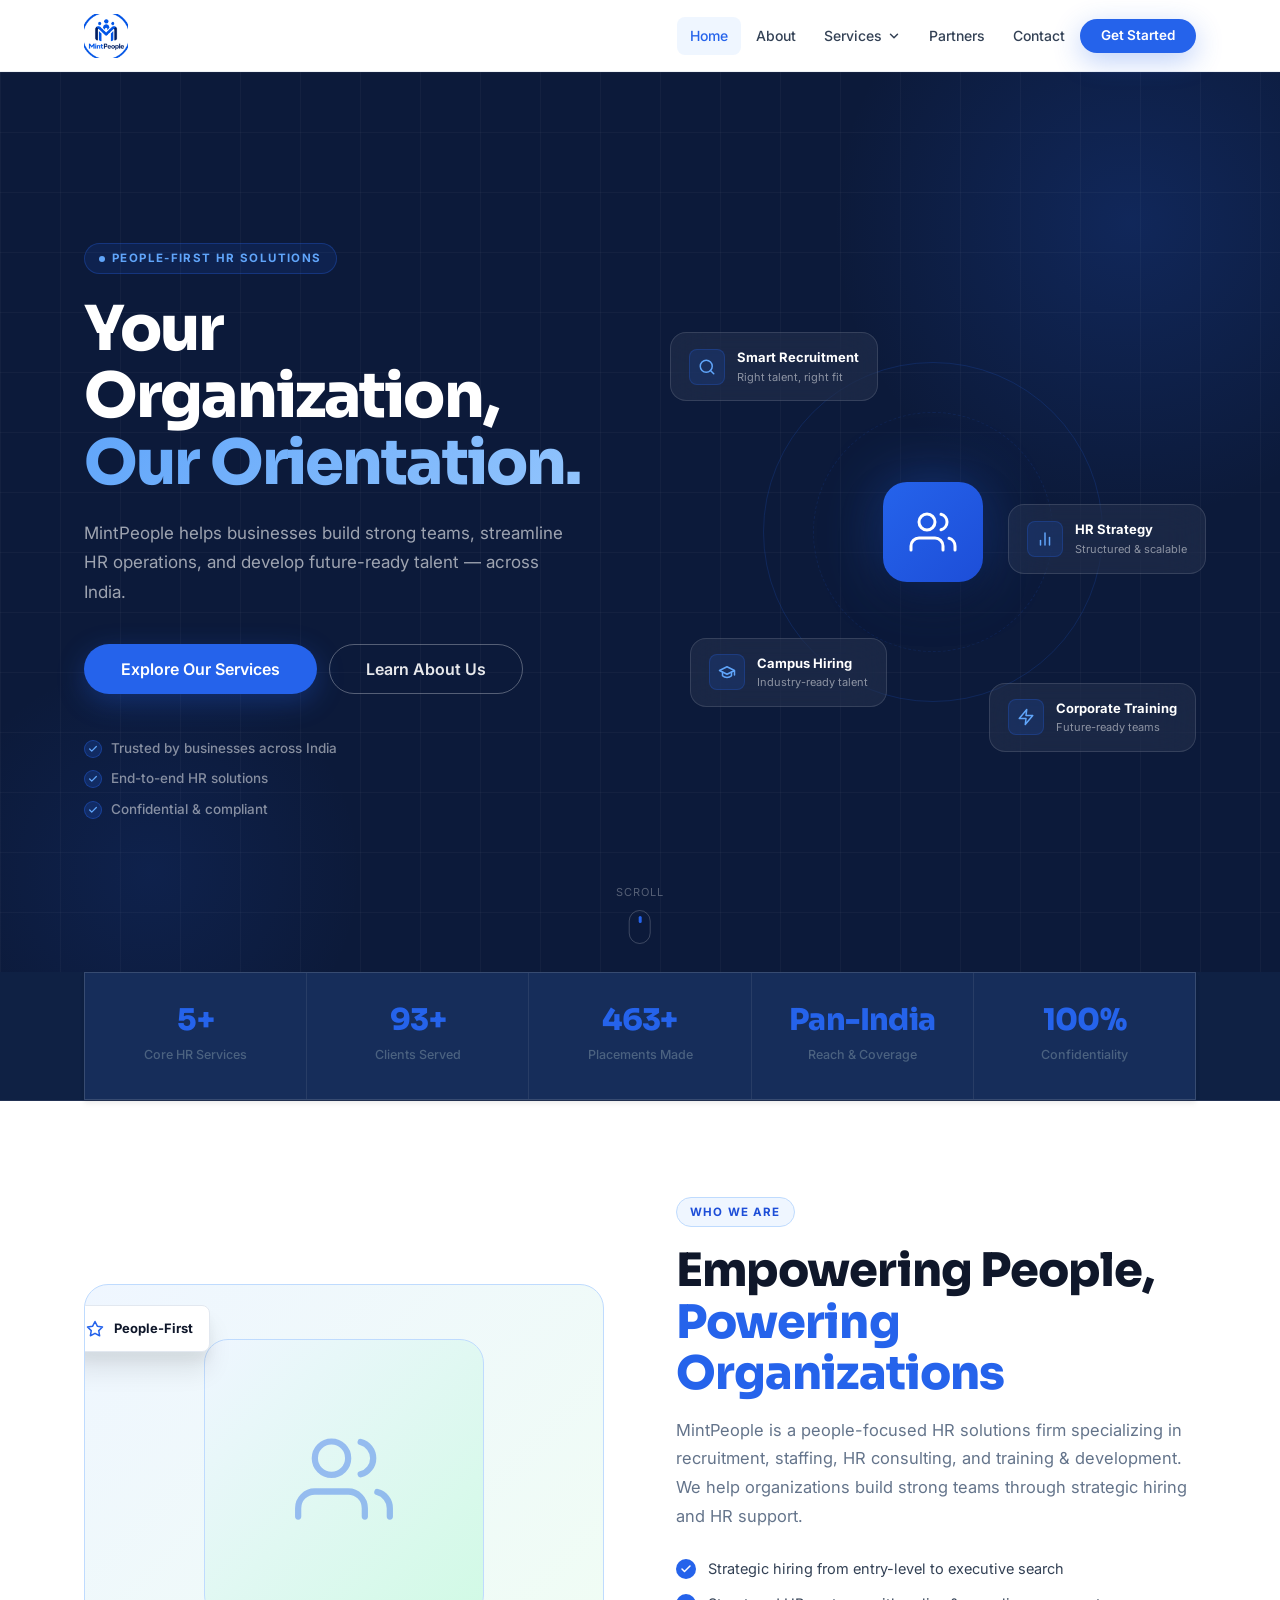
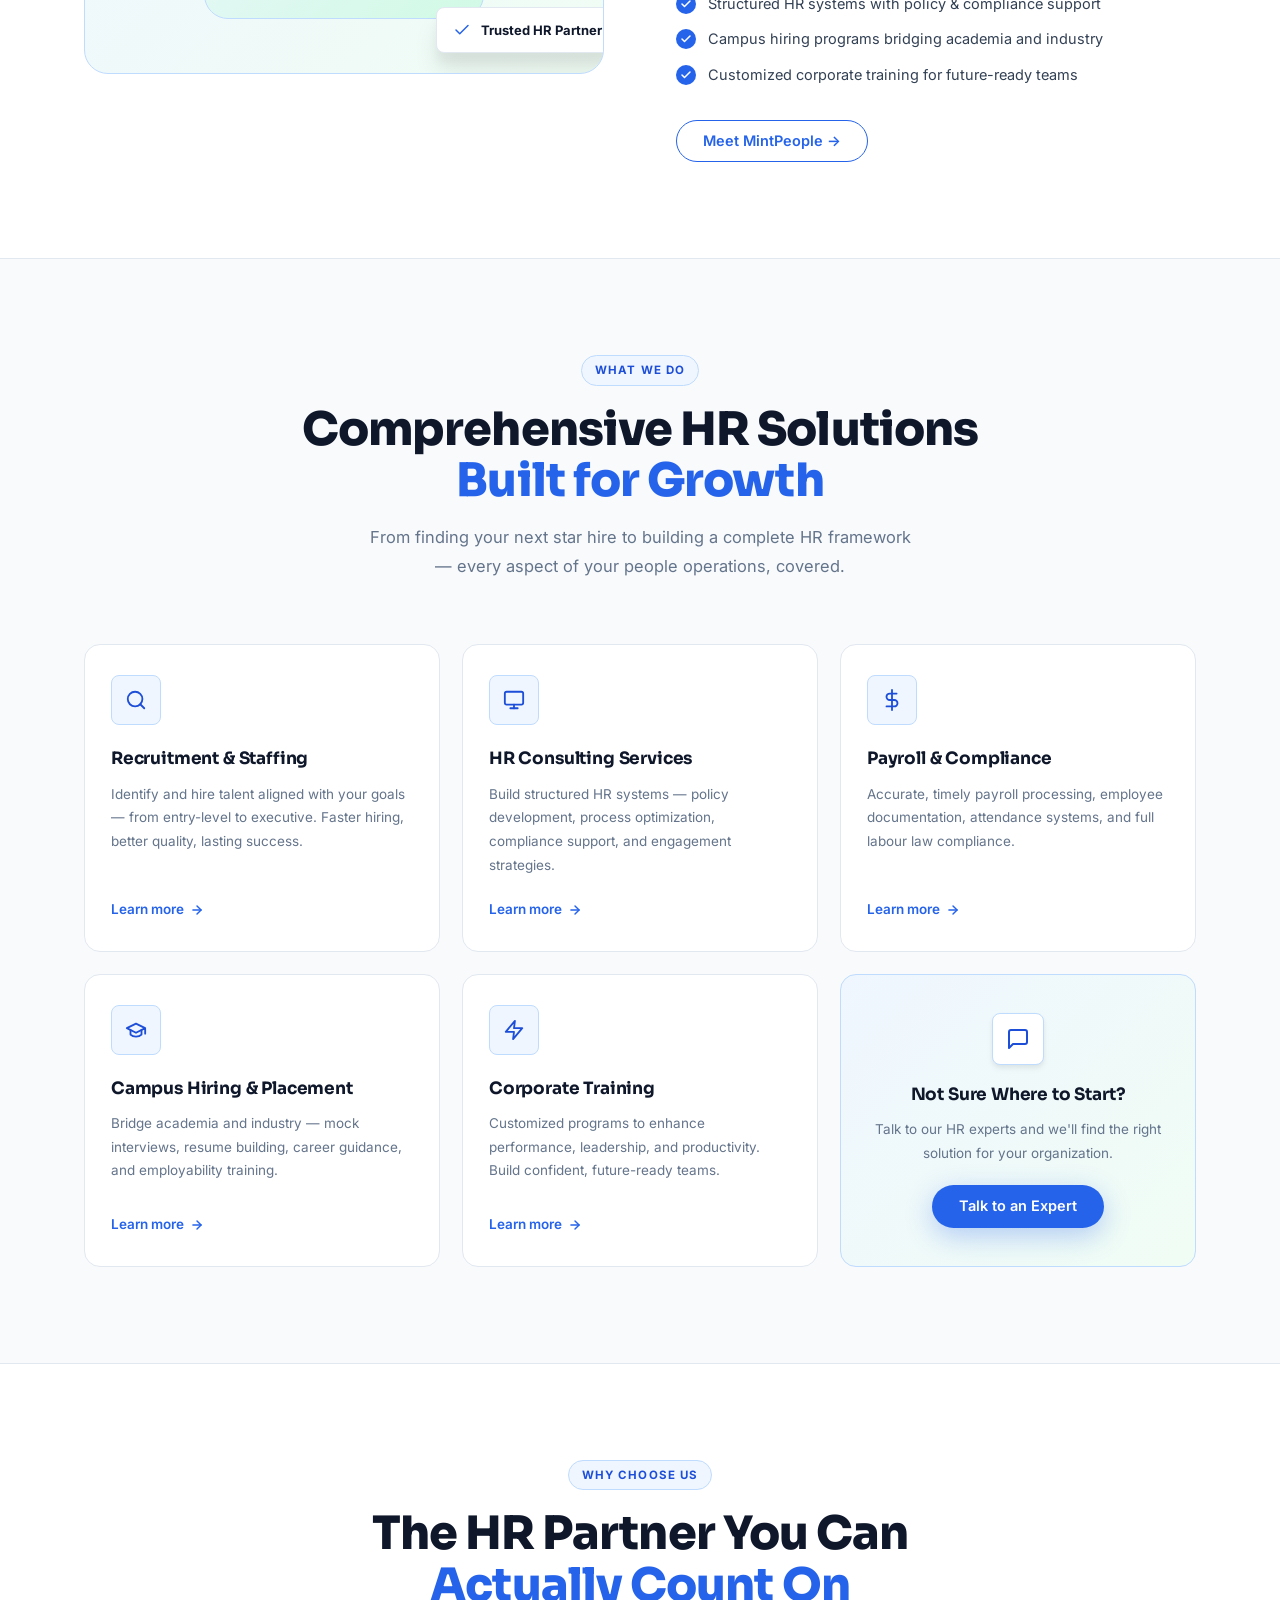
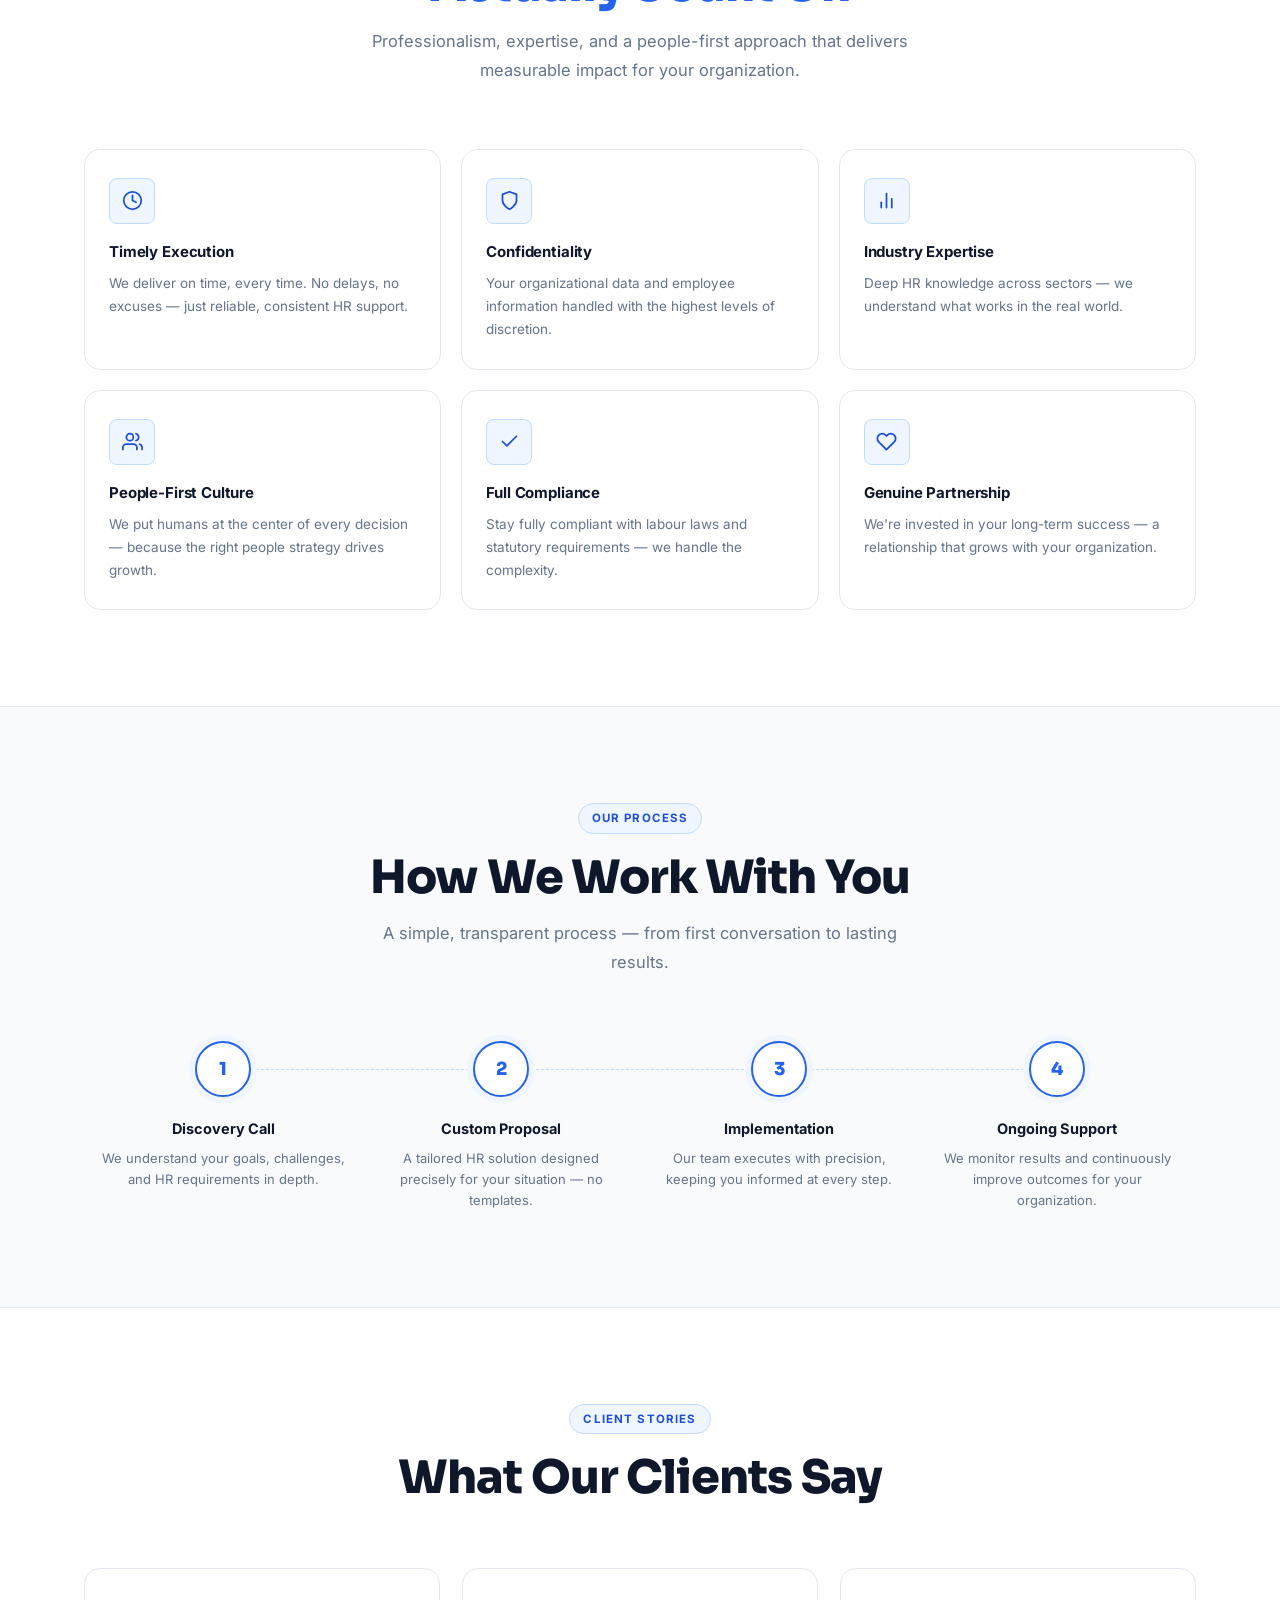
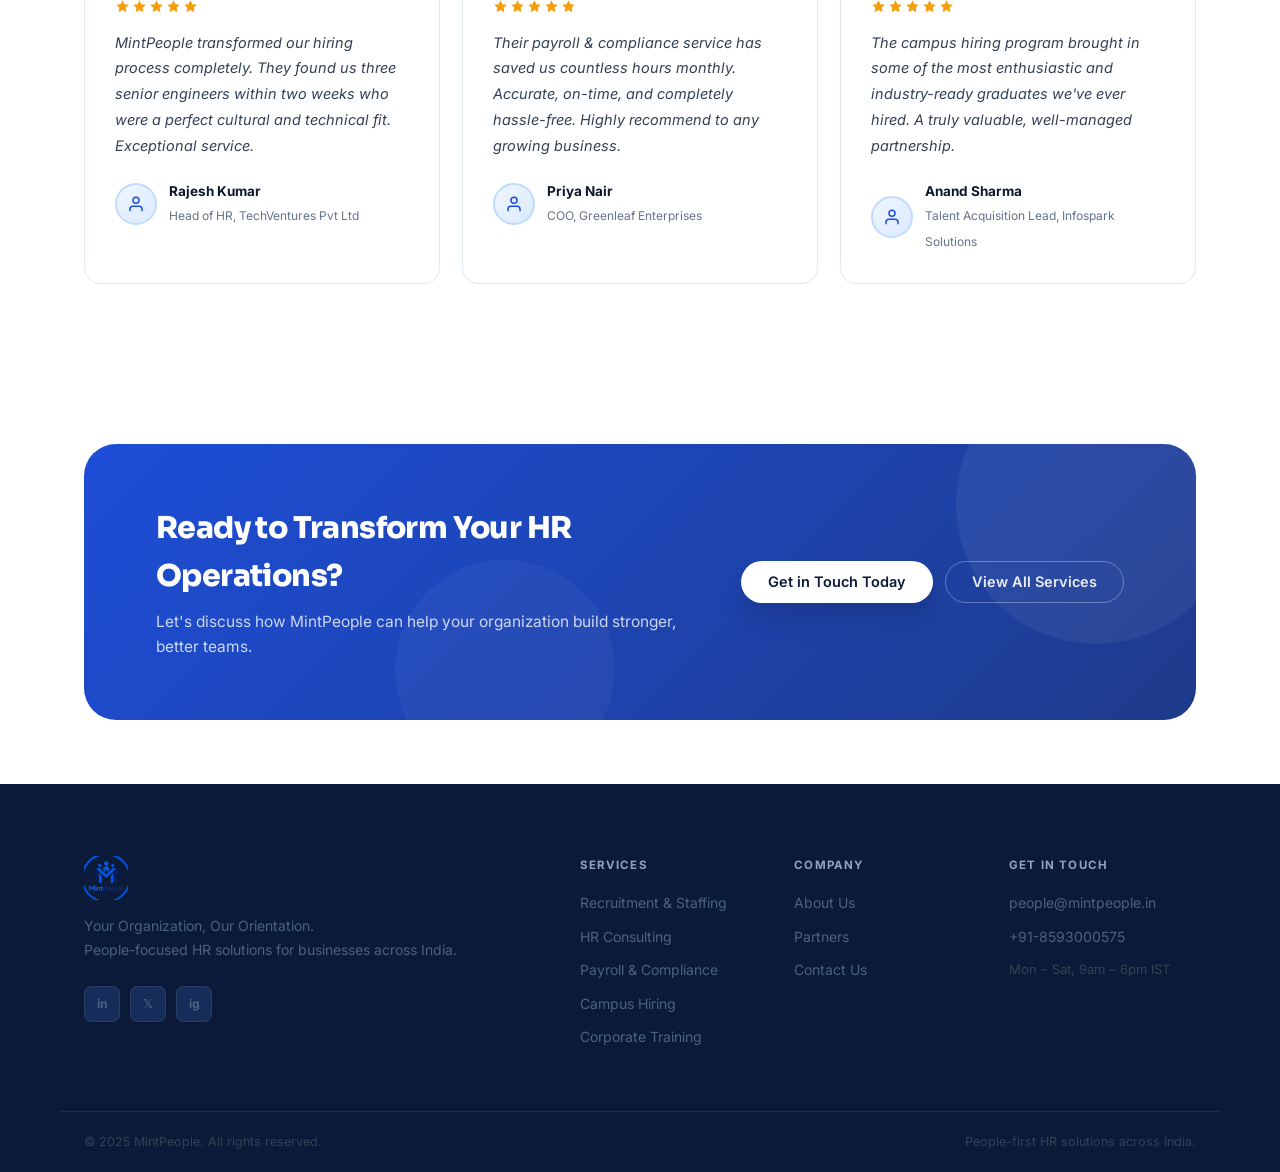
<file: index.html>
<!DOCTYPE html>
<html lang="en">
<head>
  <meta charset="UTF-8" />
  <meta name="viewport" content="width=device-width, initial-scale=1.0" />
  <title>MintPeople — Your Organization, Our Orientation</title>
  <meta name="description" content="MintPeople is a people-focused HR solutions firm specializing in recruitment, staffing, HR consulting, and training & development services across India." />
  <link rel="preconnect" href="https://fonts.googleapis.com" />
  <link rel="preconnect" href="https://fonts.gstatic.com" crossorigin />
  <link href="https://fonts.googleapis.com/css2?family=Inter:wght@300;400;500;600;700;800&family=Sora:wght@400;600;700;800&display=swap" rel="stylesheet" />
  <link rel="stylesheet" href="css/main.css?v=3" />
  <link rel="stylesheet" href="css/home.css?v=3" />
</head>
<body class="pt-header">

  <div id="header-placeholder"></div>

  <!-- ── HERO ─────────────────────────────────────────────── -->
  <section class="hero">
    <div class="hero__grid" aria-hidden="true"></div>
    <div class="hero__inner">

      <!-- Left -->
      <div class="hero__text">
        <div class="hero__eyebrow">
          <span class="hero__eyebrow-dot"></span>
          People-First HR Solutions
        </div>
        <h1 class="hero__headline">
          Your Organization,<br /><em>Our Orientation.</em>
        </h1>
        <p class="hero__sub">MintPeople helps businesses build strong teams, streamline HR operations, and develop future-ready talent — across India.</p>
        <div class="hero__actions">
          <a href="services.html" class="btn btn--primary btn--lg">Explore Our Services</a>
          <a href="about.html"    class="btn btn--outline-white btn--lg">Learn About Us</a>
        </div>
        <div class="hero__trust">
          <div class="trust-item">
            <span class="trust-check"><svg viewBox="0 0 24 24" fill="none" stroke="currentColor" stroke-width="3" stroke-linecap="round" stroke-linejoin="round"><polyline points="20 6 9 17 4 12"/></svg></span>
            Trusted by businesses across India
          </div>
          <div class="trust-item">
            <span class="trust-check"><svg viewBox="0 0 24 24" fill="none" stroke="currentColor" stroke-width="3" stroke-linecap="round" stroke-linejoin="round"><polyline points="20 6 9 17 4 12"/></svg></span>
            End-to-end HR solutions
          </div>
          <div class="trust-item">
            <span class="trust-check"><svg viewBox="0 0 24 24" fill="none" stroke="currentColor" stroke-width="3" stroke-linecap="round" stroke-linejoin="round"><polyline points="20 6 9 17 4 12"/></svg></span>
            Confidential &amp; compliant
          </div>
        </div>
      </div>

      <!-- Right visual -->
      <div class="hero__visual" aria-hidden="true">
        <div class="hero__ring"></div>
        <div class="hero__ring-2"></div>
        <div class="hero__center-badge">
          <svg viewBox="0 0 24 24" fill="none" stroke="currentColor" stroke-width="1.5" stroke-linecap="round" stroke-linejoin="round">
            <path d="M17 21v-2a4 4 0 0 0-4-4H5a4 4 0 0 0-4 4v2"/><circle cx="9" cy="7" r="4"/>
            <path d="M23 21v-2a4 4 0 0 0-3-3.87"/><path d="M16 3.13a4 4 0 0 1 0 7.75"/>
          </svg>
        </div>
        <div class="hero__float-card hero__float-card--1">
          <div class="float-card__icon">
            <svg viewBox="0 0 24 24" fill="none" stroke="currentColor" stroke-width="2" stroke-linecap="round" stroke-linejoin="round"><circle cx="11" cy="11" r="8"/><line x1="21" y1="21" x2="16.65" y2="16.65"/></svg>
          </div>
          <div><div class="float-card__title">Smart Recruitment</div><div class="float-card__sub">Right talent, right fit</div></div>
        </div>
        <div class="hero__float-card hero__float-card--2">
          <div class="float-card__icon">
            <svg viewBox="0 0 24 24" fill="none" stroke="currentColor" stroke-width="2" stroke-linecap="round" stroke-linejoin="round"><line x1="18" y1="20" x2="18" y2="10"/><line x1="12" y1="20" x2="12" y2="4"/><line x1="6" y1="20" x2="6" y2="14"/></svg>
          </div>
          <div><div class="float-card__title">HR Strategy</div><div class="float-card__sub">Structured &amp; scalable</div></div>
        </div>
        <div class="hero__float-card hero__float-card--3">
          <div class="float-card__icon">
            <svg viewBox="0 0 24 24" fill="none" stroke="currentColor" stroke-width="2" stroke-linecap="round" stroke-linejoin="round"><path d="M22 10v6M2 10l10-5 10 5-10 5z"/><path d="M6 12v5c3 3 9 3 12 0v-5"/></svg>
          </div>
          <div><div class="float-card__title">Campus Hiring</div><div class="float-card__sub">Industry-ready talent</div></div>
        </div>
        <div class="hero__float-card hero__float-card--4">
          <div class="float-card__icon">
            <svg viewBox="0 0 24 24" fill="none" stroke="currentColor" stroke-width="2" stroke-linecap="round" stroke-linejoin="round"><polygon points="13 2 3 14 12 14 11 22 21 10 12 10 13 2"/></svg>
          </div>
          <div><div class="float-card__title">Corporate Training</div><div class="float-card__sub">Future-ready teams</div></div>
        </div>
      </div>
    </div>

    <div class="hero__scroll-hint" aria-hidden="true">
      <span>Scroll</span>
      <div class="scroll-mouse"><div class="scroll-wheel"></div></div>
    </div>
  </section>

  <!-- ── STATS ─────────────────────────────────────────────── -->
  <div class="stats-section">
    <div class="container">
      <div class="stats-bar reveal">
        <div class="stat-item">
          <span class="stat-item__num" data-count="5+">5+</span>
          <span class="stat-item__label">Core HR Services</span>
        </div>
        <div class="stat-item">
          <span class="stat-item__num" data-count="100+">100+</span>
          <span class="stat-item__label">Clients Served</span>
        </div>
        <div class="stat-item">
          <span class="stat-item__num" data-count="500+">500+</span>
          <span class="stat-item__label">Placements Made</span>
        </div>
        <div class="stat-item">
          <span class="stat-item__num">Pan-India</span>
          <span class="stat-item__label">Reach &amp; Coverage</span>
        </div>
        <div class="stat-item">
          <span class="stat-item__num">100%</span>
          <span class="stat-item__label">Confidentiality</span>
        </div>
      </div>
    </div>
  </div>

  <!-- ── ABOUT ──────────────────────────────────────────────── -->
  <section class="section">
    <div class="container">
      <div class="two-col">
        <div class="two-col__img reveal">
          <div class="about-visual">
            <div class="about-visual__bg">
              <svg viewBox="0 0 24 24" fill="none" stroke="currentColor" stroke-width="1.5" stroke-linecap="round" stroke-linejoin="round">
                <path d="M17 21v-2a4 4 0 0 0-4-4H5a4 4 0 0 0-4 4v2"/><circle cx="9" cy="7" r="4"/>
                <path d="M23 21v-2a4 4 0 0 0-3-3.87"/><path d="M16 3.13a4 4 0 0 1 0 7.75"/>
              </svg>
            </div>
            <div class="about-visual__badge about-visual__badge--1">
              <svg viewBox="0 0 24 24" fill="none" stroke="currentColor" stroke-width="2" stroke-linecap="round" stroke-linejoin="round"><polyline points="20 6 9 17 4 12"/></svg>
              Trusted HR Partner
            </div>
            <div class="about-visual__badge about-visual__badge--2">
              <svg viewBox="0 0 24 24" fill="none" stroke="currentColor" stroke-width="2" stroke-linecap="round" stroke-linejoin="round"><polygon points="12 2 15.09 8.26 22 9.27 17 14.14 18.18 21.02 12 17.77 5.82 21.02 7 14.14 2 9.27 8.91 8.26 12 2"/></svg>
              People-First
            </div>
          </div>
        </div>
        <div class="reveal">
          <div class="eyebrow">Who We Are</div>
          <h2 class="section-title">Empowering People,<br /><em>Powering Organizations</em></h2>
          <p class="section-lead" style="margin-bottom:26px;">MintPeople is a people-focused HR solutions firm specializing in recruitment, staffing, HR consulting, and training &amp; development. We help organizations build strong teams through strategic hiring and HR support.</p>
          <ul class="feature-list" style="margin-bottom:34px;">
            <li>Strategic hiring from entry-level to executive search</li>
            <li>Structured HR systems with policy &amp; compliance support</li>
            <li>Campus hiring programs bridging academia and industry</li>
            <li>Customized corporate training for future-ready teams</li>
          </ul>
          <a href="about.html" class="btn btn--outline">Meet MintPeople →</a>
        </div>
      </div>
    </div>
  </section>

  <!-- ── SERVICES ───────────────────────────────────────────── -->
  <section class="section" style="background:var(--off-white); border-top:1px solid var(--border); border-bottom:1px solid var(--border);">
    <div class="container">
      <div class="section-header">
        <div class="eyebrow">What We Do</div>
        <h2 class="section-title">Comprehensive HR Solutions<br /><em>Built for Growth</em></h2>
        <p class="section-lead section-lead--center">From finding your next star hire to building a complete HR framework — every aspect of your people operations, covered.</p>
      </div>
      <div class="service-grid">

        <div class="service-card reveal">
          <div class="service-card__icon">
            <svg viewBox="0 0 24 24" fill="none" stroke="currentColor" stroke-width="2" stroke-linecap="round" stroke-linejoin="round"><circle cx="11" cy="11" r="8"/><line x1="21" y1="21" x2="16.65" y2="16.65"/></svg>
          </div>
          <h3>Recruitment &amp; Staffing</h3>
          <p>Identify and hire talent aligned with your goals — from entry-level to executive. Faster hiring, better quality, lasting success.</p>
          <a href="services/recruitment-staffing.html" class="service-card__link">Learn more <svg viewBox="0 0 24 24" fill="none" stroke="currentColor" stroke-width="2.5" stroke-linecap="round" stroke-linejoin="round"><line x1="5" y1="12" x2="19" y2="12"/><polyline points="12 5 19 12 12 19"/></svg></a>
        </div>

        <div class="service-card reveal">
          <div class="service-card__icon">
            <svg viewBox="0 0 24 24" fill="none" stroke="currentColor" stroke-width="2" stroke-linecap="round" stroke-linejoin="round"><rect x="2" y="3" width="20" height="14" rx="2" ry="2"/><line x1="8" y1="21" x2="16" y2="21"/><line x1="12" y1="17" x2="12" y2="21"/></svg>
          </div>
          <h3>HR Consulting Services</h3>
          <p>Build structured HR systems — policy development, process optimization, compliance support, and engagement strategies.</p>
          <a href="services/hr-consulting.html" class="service-card__link">Learn more <svg viewBox="0 0 24 24" fill="none" stroke="currentColor" stroke-width="2.5" stroke-linecap="round" stroke-linejoin="round"><line x1="5" y1="12" x2="19" y2="12"/><polyline points="12 5 19 12 12 19"/></svg></a>
        </div>

        <div class="service-card reveal">
          <div class="service-card__icon">
            <svg viewBox="0 0 24 24" fill="none" stroke="currentColor" stroke-width="2" stroke-linecap="round" stroke-linejoin="round"><line x1="12" y1="1" x2="12" y2="23"/><path d="M17 5H9.5a3.5 3.5 0 0 0 0 7h5a3.5 3.5 0 0 1 0 7H6"/></svg>
          </div>
          <h3>Payroll &amp; Compliance</h3>
          <p>Accurate, timely payroll processing, employee documentation, attendance systems, and full labour law compliance.</p>
          <a href="services/payroll-compliance.html" class="service-card__link">Learn more <svg viewBox="0 0 24 24" fill="none" stroke="currentColor" stroke-width="2.5" stroke-linecap="round" stroke-linejoin="round"><line x1="5" y1="12" x2="19" y2="12"/><polyline points="12 5 19 12 12 19"/></svg></a>
        </div>

        <div class="service-card reveal">
          <div class="service-card__icon">
            <svg viewBox="0 0 24 24" fill="none" stroke="currentColor" stroke-width="2" stroke-linecap="round" stroke-linejoin="round"><path d="M22 10v6M2 10l10-5 10 5-10 5z"/><path d="M6 12v5c3 3 9 3 12 0v-5"/></svg>
          </div>
          <h3>Campus Hiring &amp; Placement</h3>
          <p>Bridge academia and industry — mock interviews, resume building, career guidance, and employability training.</p>
          <a href="services/campus-hiring.html" class="service-card__link">Learn more <svg viewBox="0 0 24 24" fill="none" stroke="currentColor" stroke-width="2.5" stroke-linecap="round" stroke-linejoin="round"><line x1="5" y1="12" x2="19" y2="12"/><polyline points="12 5 19 12 12 19"/></svg></a>
        </div>

        <div class="service-card reveal">
          <div class="service-card__icon">
            <svg viewBox="0 0 24 24" fill="none" stroke="currentColor" stroke-width="2" stroke-linecap="round" stroke-linejoin="round"><polygon points="13 2 3 14 12 14 11 22 21 10 12 10 13 2"/></svg>
          </div>
          <h3>Corporate Training</h3>
          <p>Customized programs to enhance performance, leadership, and productivity. Build confident, future-ready teams.</p>
          <a href="services/corporate-training.html" class="service-card__link">Learn more <svg viewBox="0 0 24 24" fill="none" stroke="currentColor" stroke-width="2.5" stroke-linecap="round" stroke-linejoin="round"><line x1="5" y1="12" x2="19" y2="12"/><polyline points="12 5 19 12 12 19"/></svg></a>
        </div>

        <div class="service-card service-card--cta reveal">
          <div class="service-card__cta-inner">
            <div class="cta-icon">
              <svg viewBox="0 0 24 24" fill="none" stroke="currentColor" stroke-width="2" stroke-linecap="round" stroke-linejoin="round"><path d="M21 15a2 2 0 0 1-2 2H7l-4 4V5a2 2 0 0 1 2-2h14a2 2 0 0 1 2 2z"/></svg>
            </div>
            <h3>Not Sure Where to Start?</h3>
            <p>Talk to our HR experts and we'll find the right solution for your organization.</p>
            <a href="contact.html" class="btn btn--primary">Talk to an Expert</a>
          </div>
        </div>

      </div>
    </div>
  </section>

  <!-- ── WHY US ──────────────────────────────────────────────── -->
  <section class="section">
    <div class="container">
      <div class="section-header">
        <div class="eyebrow">Why Choose Us</div>
        <h2 class="section-title">The HR Partner You Can<br /><em>Actually Count On</em></h2>
        <p class="section-lead section-lead--center">Professionalism, expertise, and a people-first approach that delivers measurable impact for your organization.</p>
      </div>
      <div class="why-grid">
        <div class="why-card reveal">
          <div class="why-card__icon"><svg viewBox="0 0 24 24" fill="none" stroke="currentColor" stroke-width="2" stroke-linecap="round" stroke-linejoin="round"><circle cx="12" cy="12" r="10"/><polyline points="12 6 12 12 16 14"/></svg></div>
          <h4>Timely Execution</h4>
          <p>We deliver on time, every time. No delays, no excuses — just reliable, consistent HR support.</p>
        </div>
        <div class="why-card reveal">
          <div class="why-card__icon"><svg viewBox="0 0 24 24" fill="none" stroke="currentColor" stroke-width="2" stroke-linecap="round" stroke-linejoin="round"><path d="M12 22s8-4 8-10V5l-8-3-8 3v7c0 6 8 10 8 10z"/></svg></div>
          <h4>Confidentiality</h4>
          <p>Your organizational data and employee information handled with the highest levels of discretion.</p>
        </div>
        <div class="why-card reveal">
          <div class="why-card__icon"><svg viewBox="0 0 24 24" fill="none" stroke="currentColor" stroke-width="2" stroke-linecap="round" stroke-linejoin="round"><line x1="18" y1="20" x2="18" y2="10"/><line x1="12" y1="20" x2="12" y2="4"/><line x1="6" y1="20" x2="6" y2="14"/></svg></div>
          <h4>Industry Expertise</h4>
          <p>Deep HR knowledge across sectors — we understand what works in the real world.</p>
        </div>
        <div class="why-card reveal">
          <div class="why-card__icon"><svg viewBox="0 0 24 24" fill="none" stroke="currentColor" stroke-width="2" stroke-linecap="round" stroke-linejoin="round"><path d="M17 21v-2a4 4 0 0 0-4-4H5a4 4 0 0 0-4 4v2"/><circle cx="9" cy="7" r="4"/><path d="M23 21v-2a4 4 0 0 0-3-3.87"/><path d="M16 3.13a4 4 0 0 1 0 7.75"/></svg></div>
          <h4>People-First Culture</h4>
          <p>We put humans at the center of every decision — because the right people strategy drives growth.</p>
        </div>
        <div class="why-card reveal">
          <div class="why-card__icon"><svg viewBox="0 0 24 24" fill="none" stroke="currentColor" stroke-width="2" stroke-linecap="round" stroke-linejoin="round"><polyline points="20 6 9 17 4 12"/></svg></div>
          <h4>Full Compliance</h4>
          <p>Stay fully compliant with labour laws and statutory requirements — we handle the complexity.</p>
        </div>
        <div class="why-card reveal">
          <div class="why-card__icon"><svg viewBox="0 0 24 24" fill="none" stroke="currentColor" stroke-width="2" stroke-linecap="round" stroke-linejoin="round"><path d="M20.84 4.61a5.5 5.5 0 0 0-7.78 0L12 5.67l-1.06-1.06a5.5 5.5 0 0 0-7.78 7.78l1.06 1.06L12 21.23l7.78-7.78 1.06-1.06a5.5 5.5 0 0 0 0-7.78z"/></svg></div>
          <h4>Genuine Partnership</h4>
          <p>We're invested in your long-term success — a relationship that grows with your organization.</p>
        </div>
      </div>
    </div>
  </section>

  <!-- ── PROCESS ────────────────────────────────────────────── -->
  <section class="section" style="background:var(--off-white); border-top:1px solid var(--border); border-bottom:1px solid var(--border);">
    <div class="container">
      <div class="section-header">
        <div class="eyebrow">Our Process</div>
        <h2 class="section-title">How We Work With You</h2>
        <p class="section-lead section-lead--center">A simple, transparent process — from first conversation to lasting results.</p>
      </div>
      <div class="process-steps">
        <div class="process-step reveal"><div class="process-step__num">1</div><h4>Discovery Call</h4><p>We understand your goals, challenges, and HR requirements in depth.</p></div>
        <div class="process-step reveal"><div class="process-step__num">2</div><h4>Custom Proposal</h4><p>A tailored HR solution designed precisely for your situation — no templates.</p></div>
        <div class="process-step reveal"><div class="process-step__num">3</div><h4>Implementation</h4><p>Our team executes with precision, keeping you informed at every step.</p></div>
        <div class="process-step reveal"><div class="process-step__num">4</div><h4>Ongoing Support</h4><p>We monitor results and continuously improve outcomes for your organization.</p></div>
      </div>
    </div>
  </section>

  <!-- ── TESTIMONIALS ───────────────────────────────────────── -->
  <section class="section">
    <div class="container">
      <div class="section-header">
        <div class="eyebrow">Client Stories</div>
        <h2 class="section-title">What Our Clients Say</h2>
      </div>
      <div class="testimonials-grid">
        <div class="testimonial-card reveal">
          <div class="stars">
            <svg viewBox="0 0 24 24"><polygon points="12 2 15.09 8.26 22 9.27 17 14.14 18.18 21.02 12 17.77 5.82 21.02 7 14.14 2 9.27 8.91 8.26 12 2"/></svg>
            <svg viewBox="0 0 24 24"><polygon points="12 2 15.09 8.26 22 9.27 17 14.14 18.18 21.02 12 17.77 5.82 21.02 7 14.14 2 9.27 8.91 8.26 12 2"/></svg>
            <svg viewBox="0 0 24 24"><polygon points="12 2 15.09 8.26 22 9.27 17 14.14 18.18 21.02 12 17.77 5.82 21.02 7 14.14 2 9.27 8.91 8.26 12 2"/></svg>
            <svg viewBox="0 0 24 24"><polygon points="12 2 15.09 8.26 22 9.27 17 14.14 18.18 21.02 12 17.77 5.82 21.02 7 14.14 2 9.27 8.91 8.26 12 2"/></svg>
            <svg viewBox="0 0 24 24"><polygon points="12 2 15.09 8.26 22 9.27 17 14.14 18.18 21.02 12 17.77 5.82 21.02 7 14.14 2 9.27 8.91 8.26 12 2"/></svg>
          </div>
          <div class="testimonial-card__quote">MintPeople transformed our hiring process completely. They found us three senior engineers within two weeks who were a perfect cultural and technical fit. Exceptional service.</div>
          <div class="testimonial-card__author">
            <div class="author-avatar"><svg viewBox="0 0 24 24" fill="none" stroke="currentColor" stroke-width="2" stroke-linecap="round" stroke-linejoin="round"><path d="M20 21v-2a4 4 0 0 0-4-4H8a4 4 0 0 0-4 4v2"/><circle cx="12" cy="7" r="4"/></svg></div>
            <div class="author-info"><strong>Rajesh Kumar</strong><span>Head of HR, TechVentures Pvt Ltd</span></div>
          </div>
        </div>
        <div class="testimonial-card reveal">
          <div class="stars">
            <svg viewBox="0 0 24 24"><polygon points="12 2 15.09 8.26 22 9.27 17 14.14 18.18 21.02 12 17.77 5.82 21.02 7 14.14 2 9.27 8.91 8.26 12 2"/></svg>
            <svg viewBox="0 0 24 24"><polygon points="12 2 15.09 8.26 22 9.27 17 14.14 18.18 21.02 12 17.77 5.82 21.02 7 14.14 2 9.27 8.91 8.26 12 2"/></svg>
            <svg viewBox="0 0 24 24"><polygon points="12 2 15.09 8.26 22 9.27 17 14.14 18.18 21.02 12 17.77 5.82 21.02 7 14.14 2 9.27 8.91 8.26 12 2"/></svg>
            <svg viewBox="0 0 24 24"><polygon points="12 2 15.09 8.26 22 9.27 17 14.14 18.18 21.02 12 17.77 5.82 21.02 7 14.14 2 9.27 8.91 8.26 12 2"/></svg>
            <svg viewBox="0 0 24 24"><polygon points="12 2 15.09 8.26 22 9.27 17 14.14 18.18 21.02 12 17.77 5.82 21.02 7 14.14 2 9.27 8.91 8.26 12 2"/></svg>
          </div>
          <div class="testimonial-card__quote">Their payroll &amp; compliance service has saved us countless hours monthly. Accurate, on-time, and completely hassle-free. Highly recommend to any growing business.</div>
          <div class="testimonial-card__author">
            <div class="author-avatar"><svg viewBox="0 0 24 24" fill="none" stroke="currentColor" stroke-width="2" stroke-linecap="round" stroke-linejoin="round"><path d="M20 21v-2a4 4 0 0 0-4-4H8a4 4 0 0 0-4 4v2"/><circle cx="12" cy="7" r="4"/></svg></div>
            <div class="author-info"><strong>Priya Nair</strong><span>COO, Greenleaf Enterprises</span></div>
          </div>
        </div>
        <div class="testimonial-card reveal">
          <div class="stars">
            <svg viewBox="0 0 24 24"><polygon points="12 2 15.09 8.26 22 9.27 17 14.14 18.18 21.02 12 17.77 5.82 21.02 7 14.14 2 9.27 8.91 8.26 12 2"/></svg>
            <svg viewBox="0 0 24 24"><polygon points="12 2 15.09 8.26 22 9.27 17 14.14 18.18 21.02 12 17.77 5.82 21.02 7 14.14 2 9.27 8.91 8.26 12 2"/></svg>
            <svg viewBox="0 0 24 24"><polygon points="12 2 15.09 8.26 22 9.27 17 14.14 18.18 21.02 12 17.77 5.82 21.02 7 14.14 2 9.27 8.91 8.26 12 2"/></svg>
            <svg viewBox="0 0 24 24"><polygon points="12 2 15.09 8.26 22 9.27 17 14.14 18.18 21.02 12 17.77 5.82 21.02 7 14.14 2 9.27 8.91 8.26 12 2"/></svg>
            <svg viewBox="0 0 24 24"><polygon points="12 2 15.09 8.26 22 9.27 17 14.14 18.18 21.02 12 17.77 5.82 21.02 7 14.14 2 9.27 8.91 8.26 12 2"/></svg>
          </div>
          <div class="testimonial-card__quote">The campus hiring program brought in some of the most enthusiastic and industry-ready graduates we've ever hired. A truly valuable, well-managed partnership.</div>
          <div class="testimonial-card__author">
            <div class="author-avatar"><svg viewBox="0 0 24 24" fill="none" stroke="currentColor" stroke-width="2" stroke-linecap="round" stroke-linejoin="round"><path d="M20 21v-2a4 4 0 0 0-4-4H8a4 4 0 0 0-4 4v2"/><circle cx="12" cy="7" r="4"/></svg></div>
            <div class="author-info"><strong>Anand Sharma</strong><span>Talent Acquisition Lead, Infospark Solutions</span></div>
          </div>
        </div>
      </div>
    </div>
  </section>

  <!-- ── CTA ────────────────────────────────────────────────── -->
  <section class="section--sm">
    <div class="container">
      <div class="cta-banner reveal">
        <div class="cta-banner__text">
          <div class="cta-banner__title">Ready to Transform Your HR Operations?</div>
          <div class="cta-banner__sub">Let's discuss how MintPeople can help your organization build stronger, better teams.</div>
        </div>
        <div class="cta-banner__actions">
          <a href="contact.html" class="btn btn--white">Get in Touch Today</a>
          <a href="services.html" class="btn btn--outline-white">View All Services</a>
        </div>
      </div>
    </div>
  </section>

  <div id="footer-placeholder"></div>
  <script src="js/components.js"></script>
  <script src="js/app.js"></script>
</body>
</html>
</file>
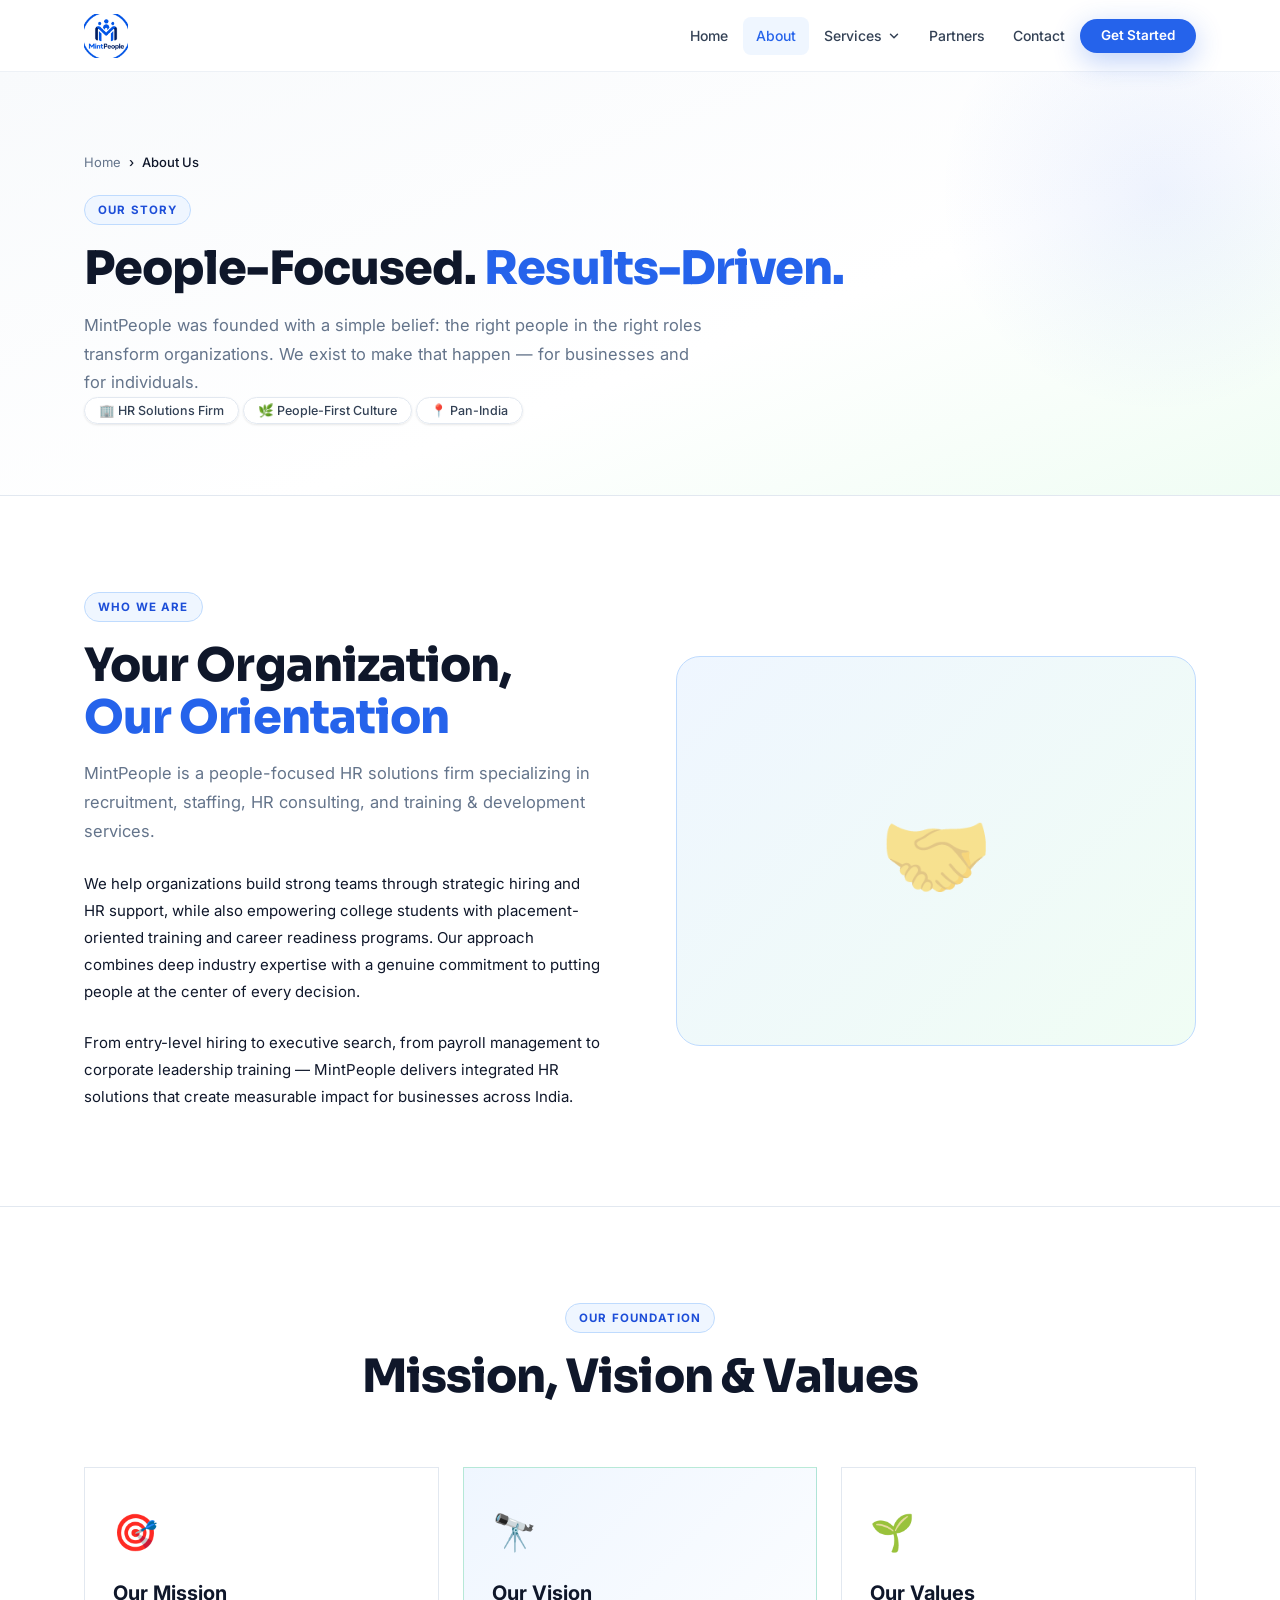
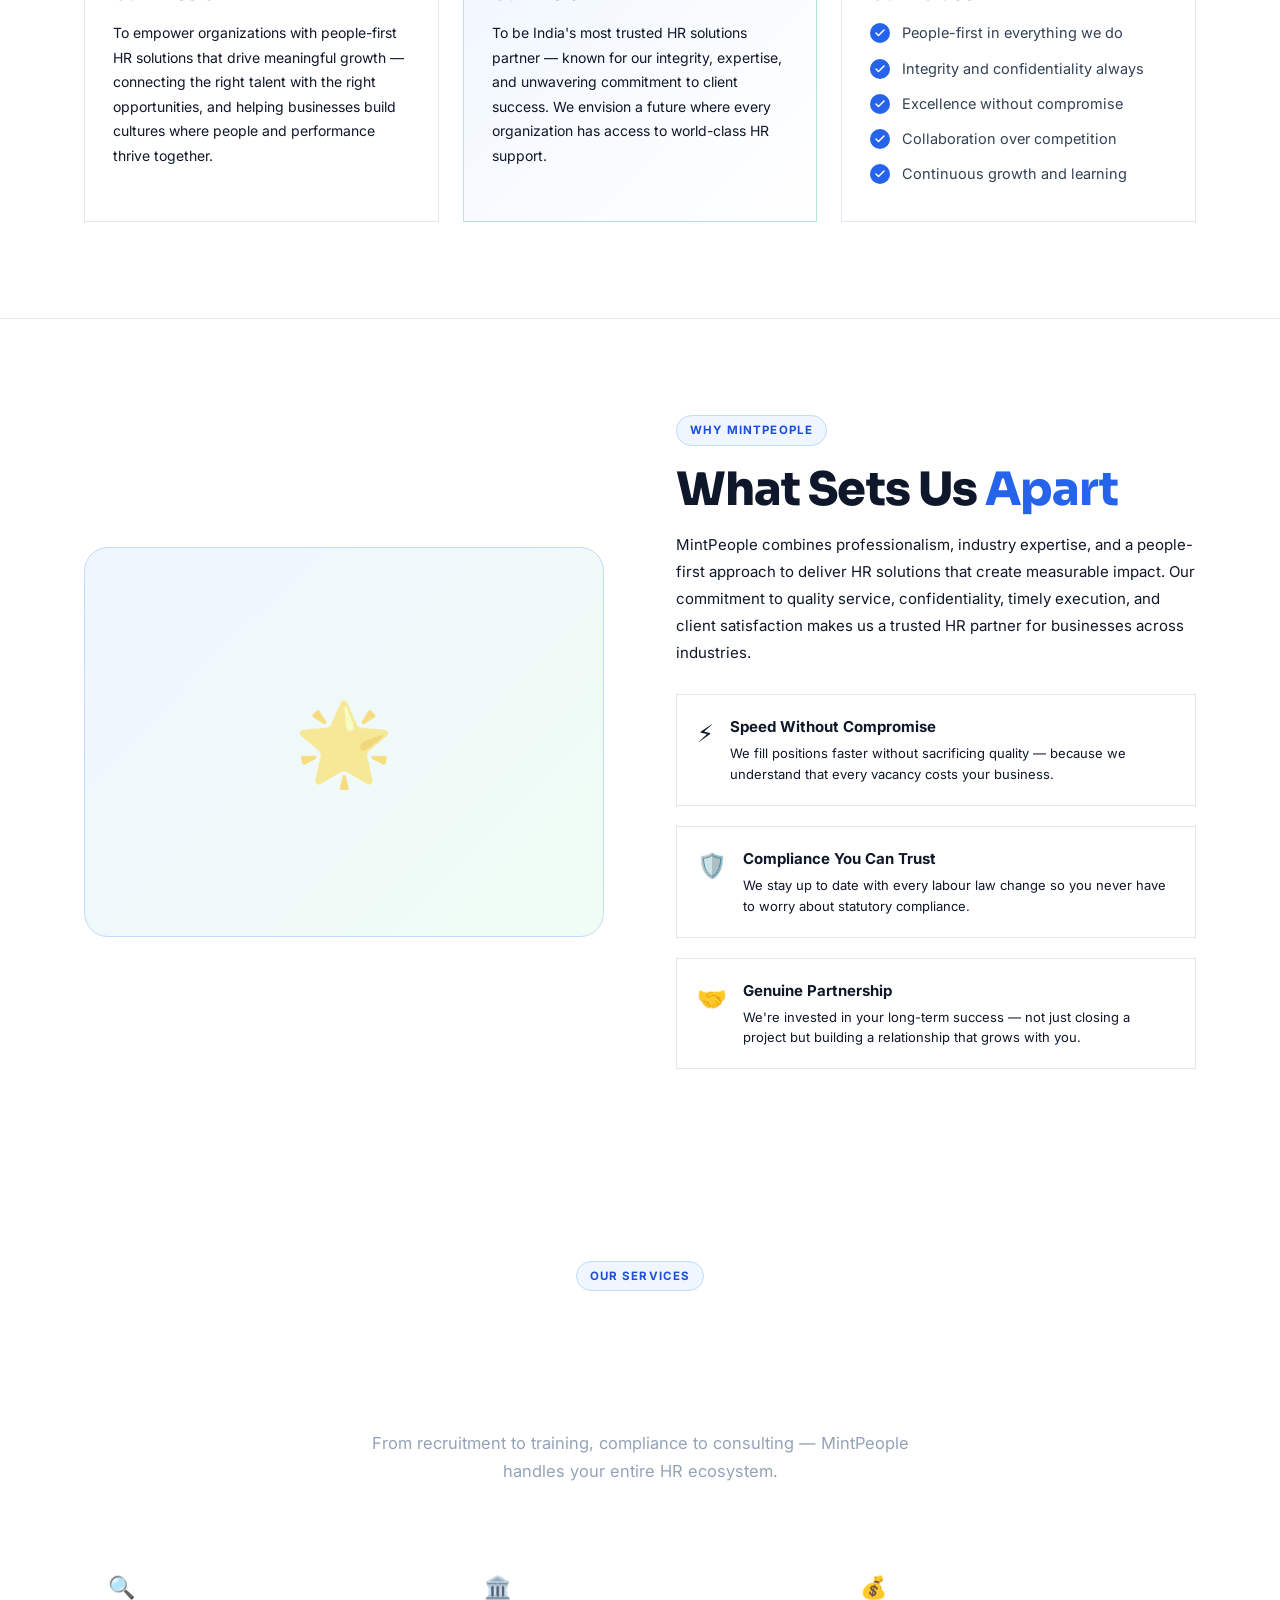
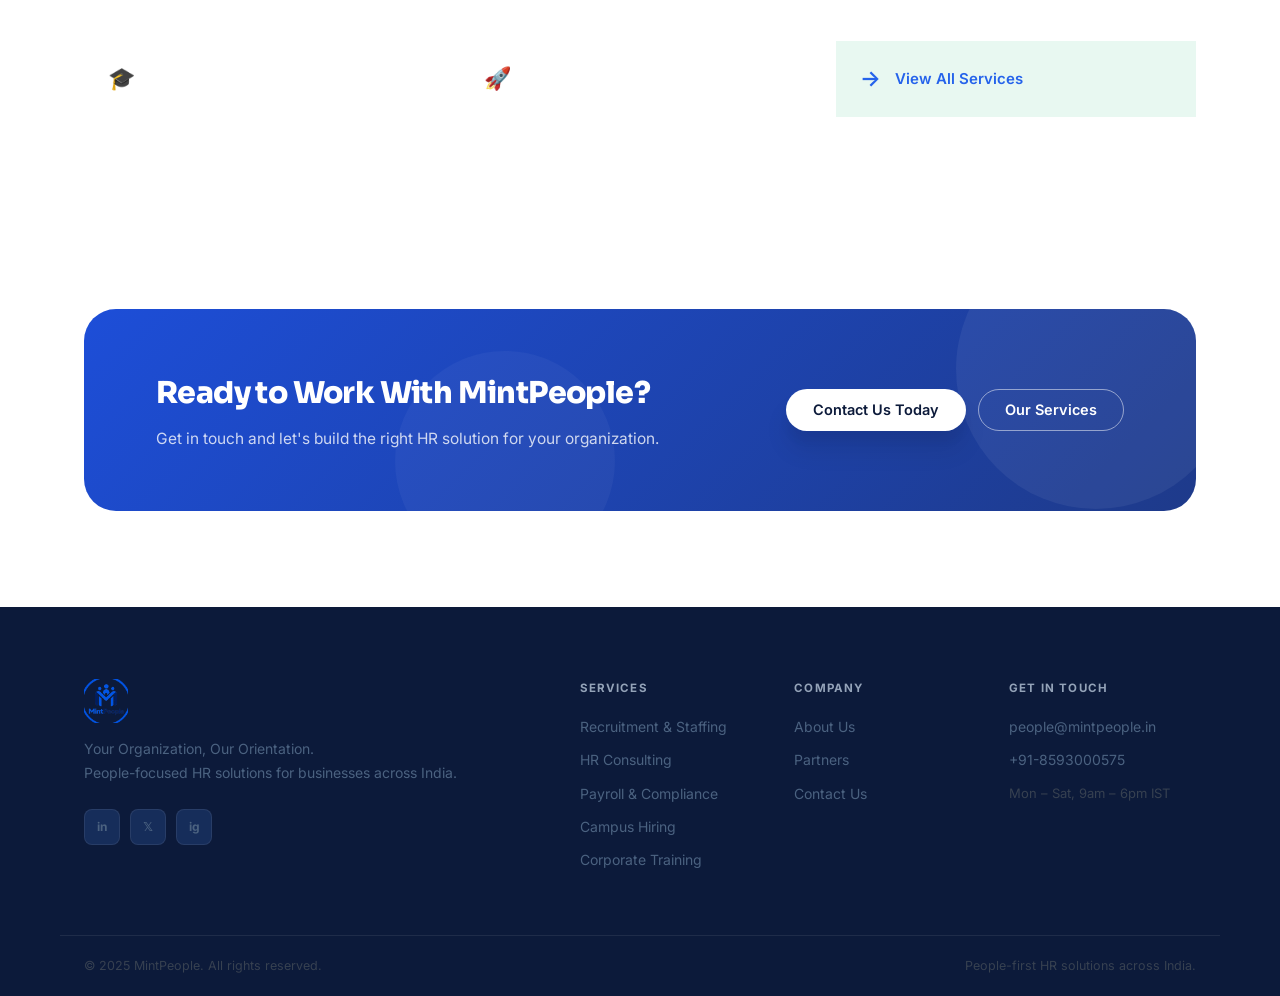
<file: about.html>
<!DOCTYPE html>
<html lang="en">
<head>
  <meta charset="UTF-8" />
  <meta name="viewport" content="width=device-width, initial-scale=1.0" />
  <title>About Us — MintPeople</title>
  <meta name="description" content="Learn about MintPeople — our story, mission, values, and the people-first approach that drives everything we do." />
  <link rel="preconnect" href="https://fonts.googleapis.com" />
  <link rel="preconnect" href="https://fonts.gstatic.com" crossorigin />
  <link href="https://fonts.googleapis.com/css2?family=Inter:wght@300;400;500;600;700;800&family=Sora:wght@400;600;700;800&display=swap" rel="stylesheet" />
  <link rel="stylesheet" href="css/main.css?v=3" />
</head>
<body class="pt-header">
  <div id="header-placeholder"></div>

  <!-- PAGE HERO -->
  <section class="page-hero">
    <div class="container">
      <div class="breadcrumb">
        <a href="index.html">Home</a>
        <span>›</span>
        <span>About Us</span>
      </div>
      <div class="eyebrow">Our Story</div>
      <h1 class="section-title">People-Focused. <em>Results-Driven.</em></h1>
      <p class="section-lead" style="max-width:620px;">MintPeople was founded with a simple belief: the right people in the right roles transform organizations. We exist to make that happen — for businesses and for individuals.</p>
      <div class="page-hero__meta">
        <span class="page-hero__tag">🏢 HR Solutions Firm</span>
        <span class="page-hero__tag">🌿 People-First Culture</span>
        <span class="page-hero__tag">📍 Pan-India</span>
      </div>
    </div>
  </section>

  <!-- ABOUT STORY -->
  <section class="section">
    <div class="container">
      <div class="two-col">
        <div class="reveal">
          <div class="eyebrow">Who We Are</div>
          <h2 class="section-title">Your Organization,<br /><em>Our Orientation</em></h2>
          <p class="section-lead" style="margin-bottom:24px;">MintPeople is a people-focused HR solutions firm specializing in recruitment, staffing, HR consulting, and training &amp; development services.</p>
          <p style="font-size:15px; color:var(--text-muted); line-height:1.8; margin-bottom:24px;">We help organizations build strong teams through strategic hiring and HR support, while also empowering college students with placement-oriented training and career readiness programs. Our approach combines deep industry expertise with a genuine commitment to putting people at the center of every decision.</p>
          <p style="font-size:15px; color:var(--text-muted); line-height:1.8;">From entry-level hiring to executive search, from payroll management to corporate leadership training — MintPeople delivers integrated HR solutions that create measurable impact for businesses across India.</p>
        </div>
        <div class="two-col__img reveal">
          <div style="font-size:90px; opacity:.5;">🤝</div>
        </div>
      </div>
    </div>
  </section>

  <!-- MISSION VISION VALUES -->
  <section class="section" style="background:var(--bg-subtle); border-top:1px solid var(--border); border-bottom:1px solid var(--border);">
    <div class="container">
      <div class="section-header">
        <div class="eyebrow">Our Foundation</div>
        <h2 class="section-title">Mission, Vision &amp; Values</h2>
      </div>
      <div class="mvv-grid">
        <div class="mvv-card reveal">
          <div class="mvv-card__icon">🎯</div>
          <h3>Our Mission</h3>
          <p>To empower organizations with people-first HR solutions that drive meaningful growth — connecting the right talent with the right opportunities, and helping businesses build cultures where people and performance thrive together.</p>
        </div>
        <div class="mvv-card mvv-card--accent reveal">
          <div class="mvv-card__icon">🔭</div>
          <h3>Our Vision</h3>
          <p>To be India's most trusted HR solutions partner — known for our integrity, expertise, and unwavering commitment to client success. We envision a future where every organization has access to world-class HR support.</p>
        </div>
        <div class="mvv-card reveal">
          <div class="mvv-card__icon">🌱</div>
          <h3>Our Values</h3>
          <ul class="feature-list" style="margin-top:8px;">
            <li>People-first in everything we do</li>
            <li>Integrity and confidentiality always</li>
            <li>Excellence without compromise</li>
            <li>Collaboration over competition</li>
            <li>Continuous growth and learning</li>
          </ul>
        </div>
      </div>
    </div>
  </section>

  <!-- WHAT SETS US APART -->
  <section class="section">
    <div class="container">
      <div class="two-col">
        <div class="two-col__img reveal">
          <div style="font-size:80px; opacity:.5;">🌟</div>
        </div>
        <div class="reveal">
          <div class="eyebrow">Why MintPeople</div>
          <h2 class="section-title">What Sets Us <em>Apart</em></h2>
          <p style="font-size:15px; color:var(--text-muted); line-height:1.8; margin-bottom:28px;">MintPeople combines professionalism, industry expertise, and a people-first approach to deliver HR solutions that create measurable impact. Our commitment to quality service, confidentiality, timely execution, and client satisfaction makes us a trusted HR partner for businesses across industries.</p>
          <div class="differentiators">
            <div class="diff-item reveal">
              <div class="diff-item__icon">⚡</div>
              <div>
                <strong>Speed Without Compromise</strong>
                <p>We fill positions faster without sacrificing quality — because we understand that every vacancy costs your business.</p>
              </div>
            </div>
            <div class="diff-item reveal">
              <div class="diff-item__icon">🛡️</div>
              <div>
                <strong>Compliance You Can Trust</strong>
                <p>We stay up to date with every labour law change so you never have to worry about statutory compliance.</p>
              </div>
            </div>
            <div class="diff-item reveal">
              <div class="diff-item__icon">🤝</div>
              <div>
                <strong>Genuine Partnership</strong>
                <p>We're invested in your long-term success — not just closing a project but building a relationship that grows with you.</p>
              </div>
            </div>
          </div>
        </div>
      </div>
    </div>
  </section>

  <!-- SERVICES SNAPSHOT -->
  <section class="section" style="background:var(--dark); border-top:1px solid var(--border-dark);">
    <div class="container">
      <div class="section-header">
        <div class="eyebrow">Our Services</div>
        <h2 class="section-title section-title--white">Everything You Need<br />Under One Roof</h2>
        <p class="section-lead section-lead--center" style="color:#94a3b8;">From recruitment to training, compliance to consulting — MintPeople handles your entire HR ecosystem.</p>
      </div>
      <div class="about-services-grid">
        <a href="services/recruitment-staffing.html" class="about-svc-card reveal">
          <span>🔍</span><span>Recruitment &amp; Staffing</span>
        </a>
        <a href="services/hr-consulting.html" class="about-svc-card reveal">
          <span>🏛️</span><span>HR Consulting</span>
        </a>
        <a href="services/payroll-compliance.html" class="about-svc-card reveal">
          <span>💰</span><span>Payroll &amp; Compliance</span>
        </a>
        <a href="services/campus-hiring.html" class="about-svc-card reveal">
          <span>🎓</span><span>Campus Hiring</span>
        </a>
        <a href="services/corporate-training.html" class="about-svc-card reveal">
          <span>🚀</span><span>Corporate Training</span>
        </a>
        <a href="services.html" class="about-svc-card about-svc-card--all reveal">
          <span>→</span><span>View All Services</span>
        </a>
      </div>
    </div>
  </section>

  <!-- CTA -->
  <section class="section">
    <div class="container">
      <div class="cta-banner reveal">
        <div class="cta-banner__text">
          <div class="cta-banner__title">Ready to Work With MintPeople?</div>
          <div class="cta-banner__sub">Get in touch and let's build the right HR solution for your organization.</div>
        </div>
        <div class="cta-banner__actions">
          <a href="contact.html" class="btn btn--white">Contact Us Today</a>
          <a href="services.html" class="btn btn--outline" style="color:#fff; border-color:rgba(255,255,255,.5);">Our Services</a>
        </div>
      </div>
    </div>
  </section>

  <div id="footer-placeholder"></div>
  <script src="js/components.js"></script>
  <script src="js/app.js"></script>
  <style>
    .mvv-grid { display: grid; grid-template-columns: repeat(3,1fr); gap: 24px; }
    .mvv-card { background: var(--white); border: 1px solid var(--border); border-radius: var(--radius); padding: 36px 28px; transition: all var(--transition); }
    .mvv-card:hover { transform: translateY(-4px); box-shadow: var(--shadow-lg); }
    .mvv-card--accent { background: linear-gradient(135deg, var(--mint-light), #fff); border-color: rgba(29,184,122,.3); }
    .mvv-card__icon { font-size: 36px; margin-bottom: 16px; }
    .mvv-card h3 { font-size: 20px; font-weight: 700; margin-bottom: 12px; }
    .mvv-card p { font-size: 14px; color: var(--text-muted); line-height: 1.75; }
    .differentiators { display: flex; flex-direction: column; gap: 20px; }
    .diff-item { display: flex; align-items: flex-start; gap: 16px; padding: 20px; background: var(--bg-subtle); border-radius: var(--radius-sm); border: 1px solid var(--border); }
    .diff-item__icon { font-size: 24px; flex-shrink: 0; }
    .diff-item strong { display: block; font-size: 15px; font-weight: 700; margin-bottom: 4px; }
    .diff-item p { font-size: 13px; color: var(--text-muted); line-height: 1.6; margin: 0; }
    .about-services-grid { display: grid; grid-template-columns: repeat(3,1fr); gap: 16px; }
    .about-svc-card { display: flex; align-items: center; gap: 14px; background: var(--dark-3); border: 1px solid var(--border-dark); border-radius: var(--radius-sm); padding: 20px 24px; color: var(--white); font-size: 15px; font-weight: 600; transition: all var(--transition); text-decoration: none; }
    .about-svc-card span:first-child { font-size: 22px; }
    .about-svc-card:hover { background: rgba(29,184,122,.12); border-color: rgba(29,184,122,.4); transform: translateY(-2px); }
    .about-svc-card--all { background: rgba(29,184,122,.1); border-color: rgba(29,184,122,.3); color: var(--mint); }
    @media(max-width:768px){ .mvv-grid{grid-template-columns:1fr;} .about-services-grid{grid-template-columns:1fr 1fr;} }
    @media(max-width:480px){ .about-services-grid{grid-template-columns:1fr;} }
  </style>
</body>
</html>
</file>
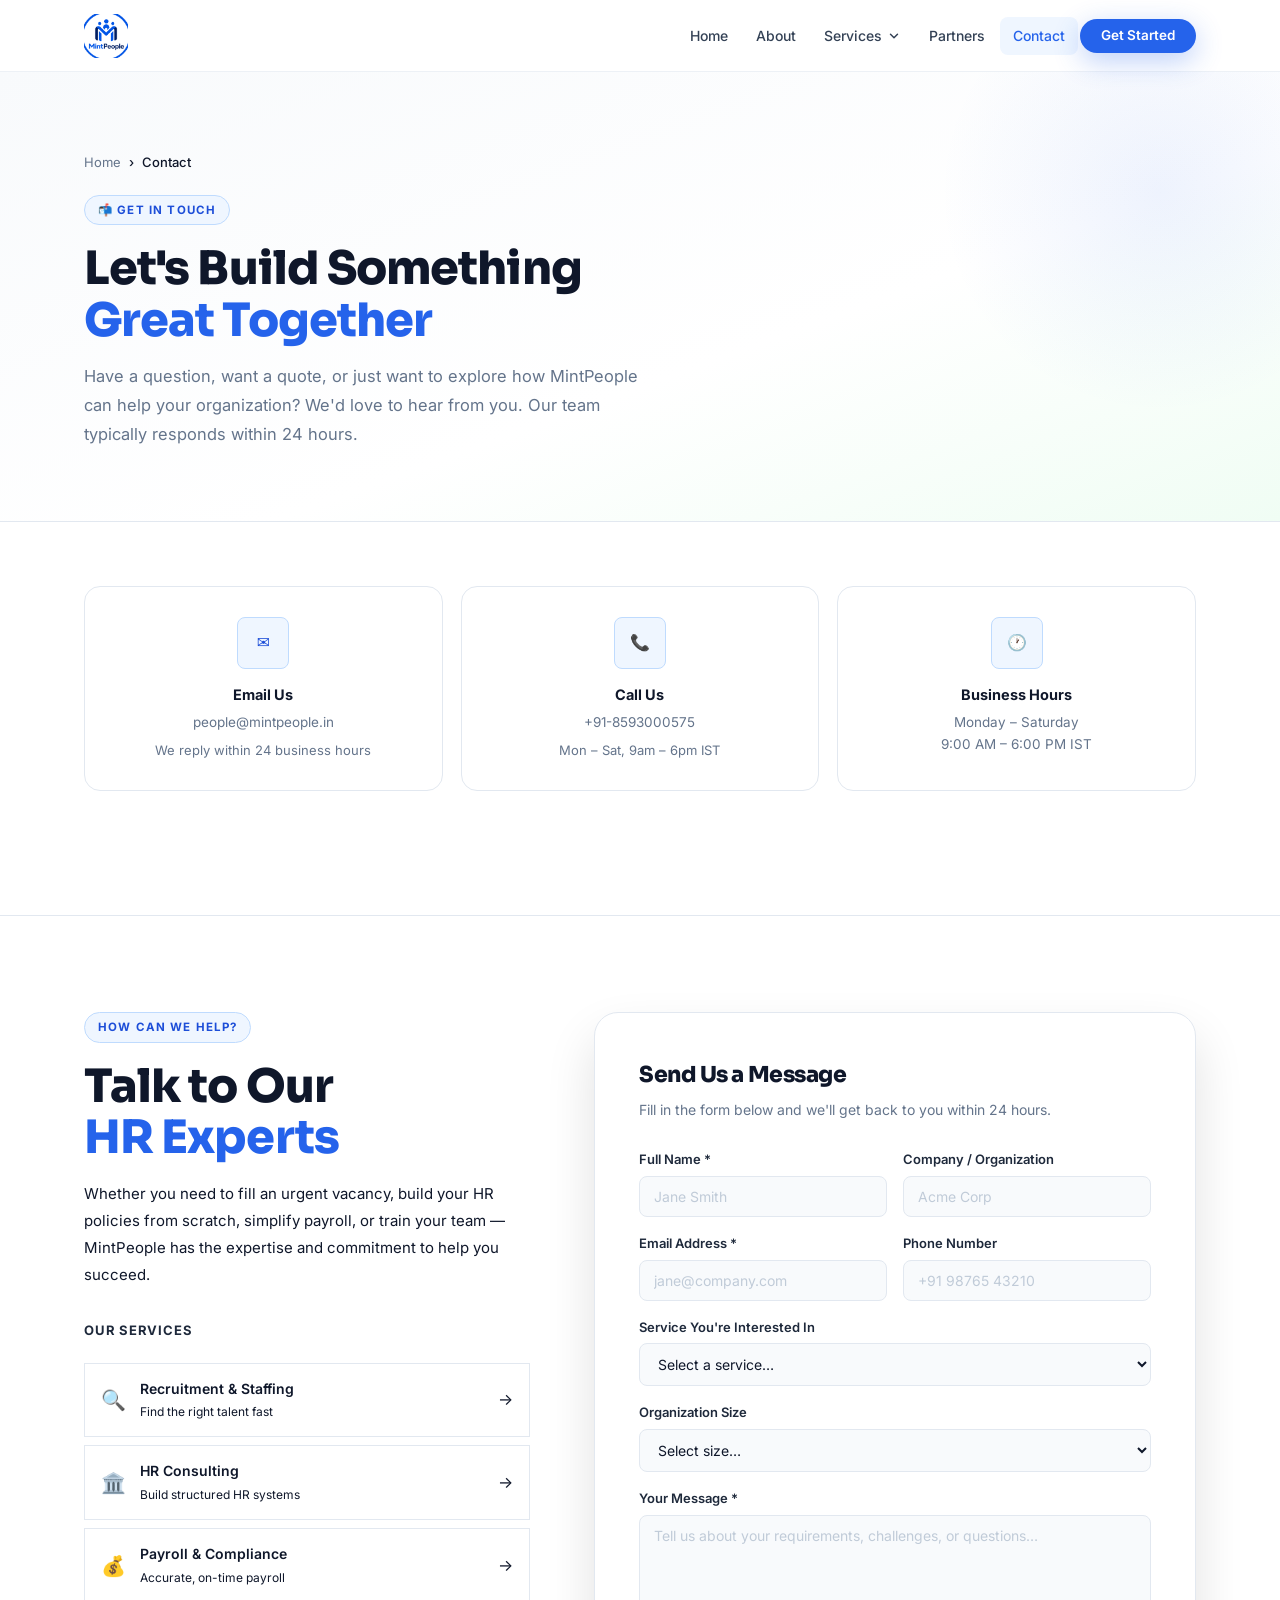
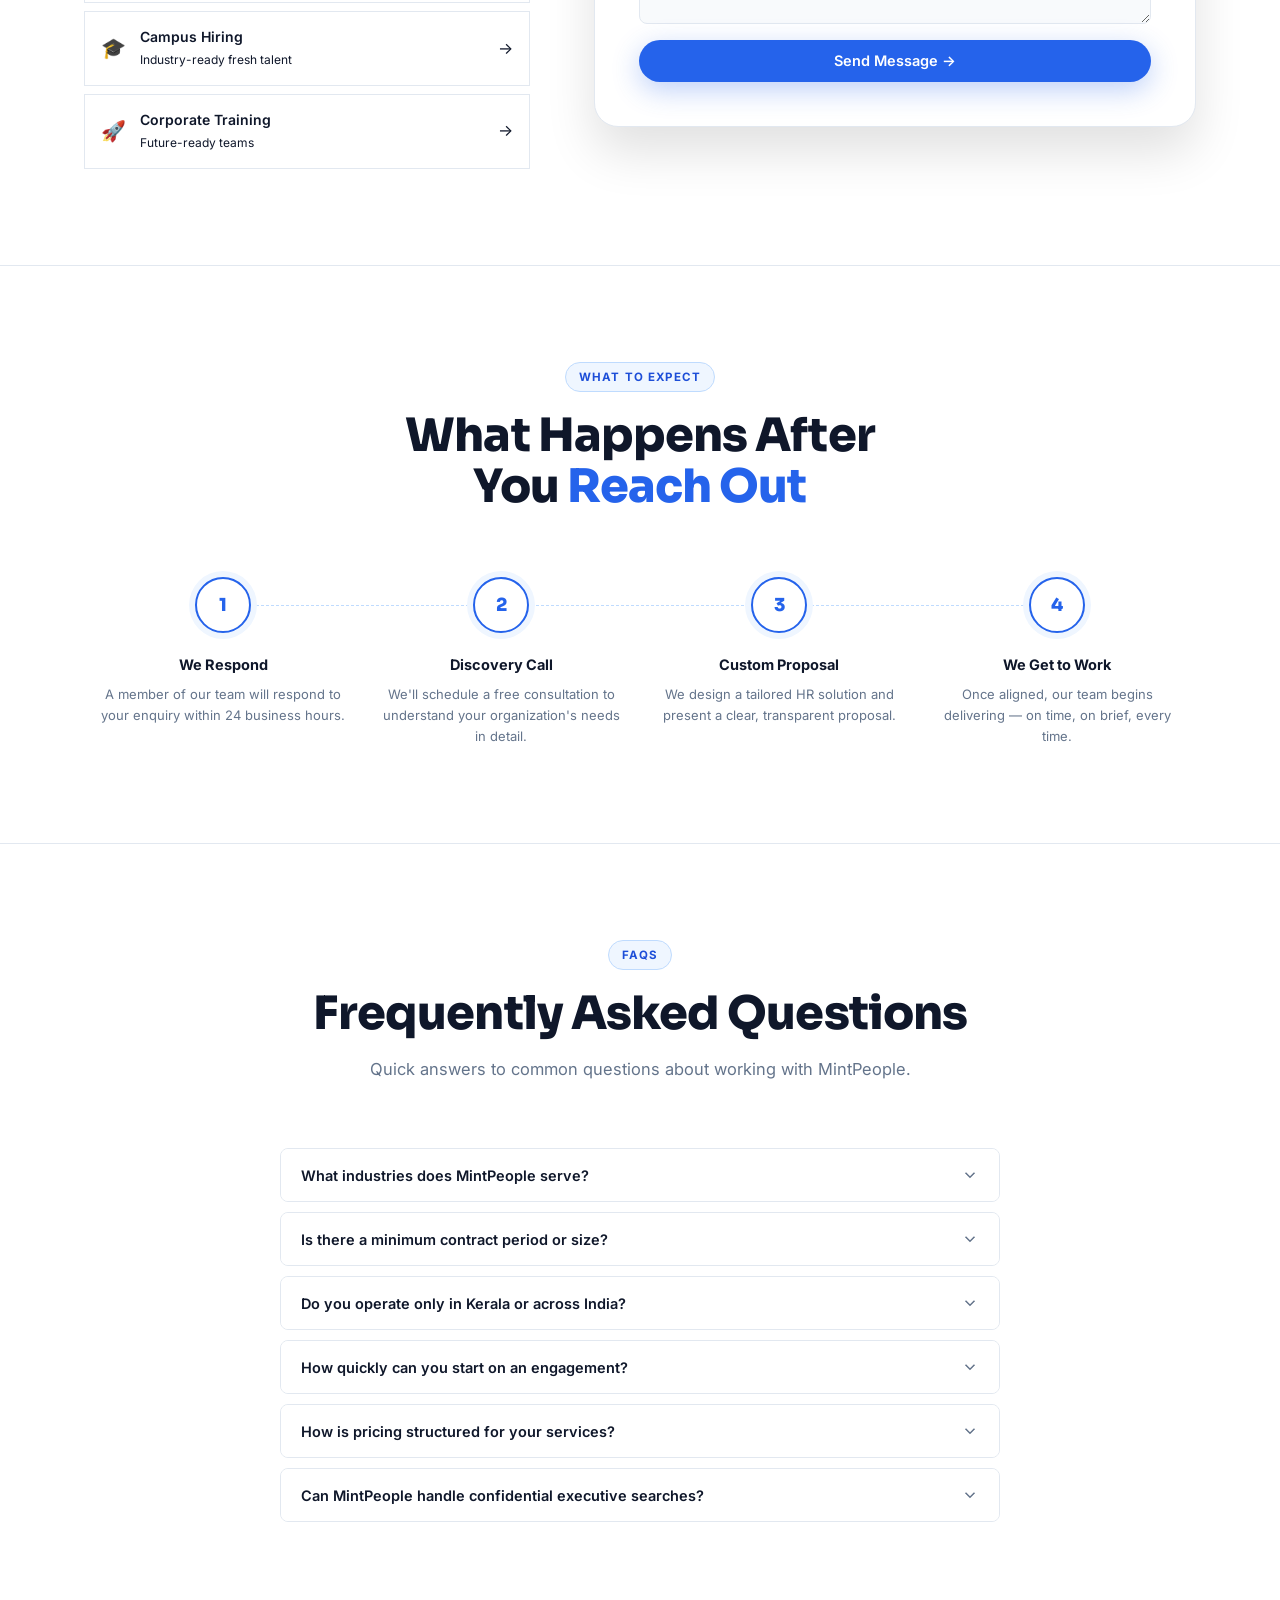
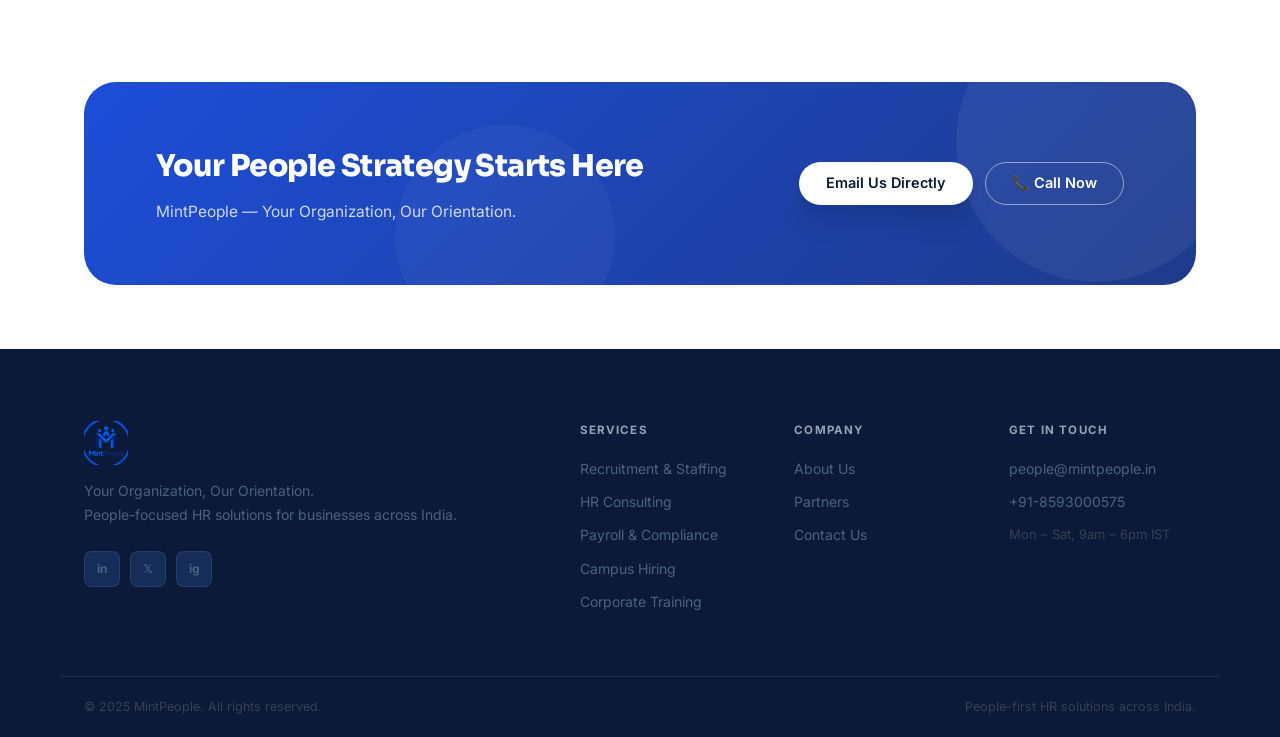
<file: contact.html>
<!DOCTYPE html>
<html lang="en">
<head>
  <meta charset="UTF-8" />
  <meta name="viewport" content="width=device-width, initial-scale=1.0" />
  <title>Contact Us — MintPeople</title>
  <meta name="description" content="Get in touch with MintPeople — India's people-first HR solutions firm. We'd love to help your organization grow." />
  <link rel="preconnect" href="https://fonts.googleapis.com" />
  <link rel="preconnect" href="https://fonts.gstatic.com" crossorigin />
  <link href="https://fonts.googleapis.com/css2?family=Inter:wght@300;400;500;600;700;800&family=Sora:wght@400;600;700;800&display=swap" rel="stylesheet" />
  <link rel="stylesheet" href="css/main.css?v=3" />
</head>
<body class="pt-header">
  <div id="header-placeholder"></div>

  <!-- HERO -->
  <section class="page-hero">
    <div class="container">
      <div class="breadcrumb">
        <a href="index.html">Home</a> <span>›</span> <span>Contact</span>
      </div>
      <div class="eyebrow">📬 Get In Touch</div>
      <h1 class="section-title">Let's Build Something<br /><em>Great Together</em></h1>
      <p class="section-lead" style="max-width:580px;">Have a question, want a quote, or just want to explore how MintPeople can help your organization? We'd love to hear from you. Our team typically responds within 24 hours.</p>
    </div>
  </section>

  <!-- CONTACT INFO CARDS -->
  <section class="section--sm" style="background:var(--bg-subtle);border-bottom:1px solid var(--border);">
    <div class="container">
      <div class="contact-info-grid">
        <div class="contact-info-card reveal">
          <div class="contact-info-card__icon">✉️</div>
          <h4>Email Us</h4>
          <a href="mailto:people@mintpeople.in">people@mintpeople.in</a>
          <p style="margin-top:6px;font-size:13px;">We reply within 24 business hours</p>
        </div>
        <div class="contact-info-card reveal">
          <div class="contact-info-card__icon">📞</div>
          <h4>Call Us</h4>
          <a href="tel:+918593000575">+91-8593000575</a>
          <p style="margin-top:6px;font-size:13px;">Mon – Sat, 9am – 6pm IST</p>
        </div>
        <div class="contact-info-card reveal">
          <div class="contact-info-card__icon">🕐</div>
          <h4>Business Hours</h4>
          <p>Monday – Saturday</p>
          <p>9:00 AM – 6:00 PM IST</p>
        </div>
      </div>
    </div>
  </section>

  <!-- MAIN CONTACT SECTION -->
  <section class="section">
    <div class="container">
      <div class="contact-main-grid">

        <!-- LEFT: Context + Service selector -->
        <div class="reveal">
          <div class="eyebrow">How Can We Help?</div>
          <h2 class="section-title">Talk to Our<br /><em>HR Experts</em></h2>
          <p style="font-size:15px;color:var(--text-muted);line-height:1.8;margin-bottom:32px;">Whether you need to fill an urgent vacancy, build your HR policies from scratch, simplify payroll, or train your team — MintPeople has the expertise and commitment to help you succeed.</p>

          <div class="service-quick-links">
            <p style="font-size:13px;font-weight:700;color:var(--text-2);margin-bottom:14px;text-transform:uppercase;letter-spacing:.06em;">Our Services</p>
            <a href="services/recruitment-staffing.html" class="svc-quick-link">
              <span>🔍</span>
              <div>
                <strong>Recruitment &amp; Staffing</strong>
                <span>Find the right talent fast</span>
              </div>
              <span class="svc-arrow">→</span>
            </a>
            <a href="services/hr-consulting.html" class="svc-quick-link">
              <span>🏛️</span>
              <div>
                <strong>HR Consulting</strong>
                <span>Build structured HR systems</span>
              </div>
              <span class="svc-arrow">→</span>
            </a>
            <a href="services/payroll-compliance.html" class="svc-quick-link">
              <span>💰</span>
              <div>
                <strong>Payroll &amp; Compliance</strong>
                <span>Accurate, on-time payroll</span>
              </div>
              <span class="svc-arrow">→</span>
            </a>
            <a href="services/campus-hiring.html" class="svc-quick-link">
              <span>🎓</span>
              <div>
                <strong>Campus Hiring</strong>
                <span>Industry-ready fresh talent</span>
              </div>
              <span class="svc-arrow">→</span>
            </a>
            <a href="services/corporate-training.html" class="svc-quick-link">
              <span>🚀</span>
              <div>
                <strong>Corporate Training</strong>
                <span>Future-ready teams</span>
              </div>
              <span class="svc-arrow">→</span>
            </a>
          </div>
        </div>

        <!-- RIGHT: Form -->
        <div class="form-card reveal">
          <h3>Send Us a Message</h3>
          <p>Fill in the form below and we'll get back to you within 24 hours.</p>
          <form id="contactForm">
            <div class="form-row">
              <div class="form-group">
                <label for="name">Full Name *</label>
                <input type="text" id="name" placeholder="Jane Smith" required />
              </div>
              <div class="form-group">
                <label for="company">Company / Organization</label>
                <input type="text" id="company" placeholder="Acme Corp" />
              </div>
            </div>
            <div class="form-row">
              <div class="form-group">
                <label for="email">Email Address *</label>
                <input type="email" id="email" placeholder="jane@company.com" required />
              </div>
              <div class="form-group">
                <label for="phone">Phone Number</label>
                <input type="tel" id="phone" placeholder="+91 98765 43210" />
              </div>
            </div>
            <div class="form-group">
              <label for="service">Service You're Interested In</label>
              <select id="service">
                <option value="">Select a service…</option>
                <option>Recruitment &amp; Staffing</option>
                <option>HR Consulting</option>
                <option>Payroll &amp; Compliance</option>
                <option>Campus Hiring &amp; Placement</option>
                <option>Corporate Training</option>
                <option>Partnership Enquiry</option>
                <option>General Enquiry</option>
              </select>
            </div>
            <div class="form-group">
              <label for="orgsize">Organization Size</label>
              <select id="orgsize">
                <option value="">Select size…</option>
                <option>1–10 employees</option>
                <option>11–50 employees</option>
                <option>51–200 employees</option>
                <option>201–500 employees</option>
                <option>500+ employees</option>
              </select>
            </div>
            <div class="form-group">
              <label for="message">Your Message *</label>
              <textarea id="message" rows="5" placeholder="Tell us about your requirements, challenges, or questions…" required></textarea>
            </div>
            <button type="submit" class="btn btn--primary btn--full">Send Message →</button>
            <div class="form__success" id="formSuccess">
              ✅ Thank you! We've received your message and will get back to you within 24 hours.
            </div>
          </form>
        </div>

      </div>
    </div>
  </section>

  <!-- WHY CONTACT US -->
  <section class="section" style="background:var(--bg-subtle);border-top:1px solid var(--border);border-bottom:1px solid var(--border);">
    <div class="container">
      <div class="section-header">
        <div class="eyebrow">What to Expect</div>
        <h2 class="section-title">What Happens After<br />You <em>Reach Out</em></h2>
      </div>
      <div class="process-steps">
        <div class="process-step reveal">
          <div class="process-step__num">1</div>
          <h4>We Respond</h4>
          <p>A member of our team will respond to your enquiry within 24 business hours.</p>
        </div>
        <div class="process-step reveal">
          <div class="process-step__num">2</div>
          <h4>Discovery Call</h4>
          <p>We'll schedule a free consultation to understand your organization's needs in detail.</p>
        </div>
        <div class="process-step reveal">
          <div class="process-step__num">3</div>
          <h4>Custom Proposal</h4>
          <p>We design a tailored HR solution and present a clear, transparent proposal.</p>
        </div>
        <div class="process-step reveal">
          <div class="process-step__num">4</div>
          <h4>We Get to Work</h4>
          <p>Once aligned, our team begins delivering — on time, on brief, every time.</p>
        </div>
      </div>
    </div>
  </section>

  <!-- FAQ -->
  <section class="section">
    <div class="container">
      <div class="section-header">
        <div class="eyebrow">FAQs</div>
        <h2 class="section-title">Frequently Asked Questions</h2>
        <p class="section-lead section-lead--center">Quick answers to common questions about working with MintPeople.</p>
      </div>
      <div style="max-width:720px;margin:0 auto;">
        <div class="faq-list">
          <div class="faq-item">
            <button class="faq-question">What industries does MintPeople serve? <svg class="faq-chevron" viewBox="0 0 24 24" fill="none" stroke="currentColor" stroke-width="2"><path d="M6 9l6 6 6-6"/></svg></button>
            <div class="faq-answer">We work across a wide range of industries including IT, manufacturing, retail, healthcare, banking &amp; finance, hospitality, logistics, and more. Our team has domain specialists who understand the unique HR challenges of each sector.</div>
          </div>
          <div class="faq-item">
            <button class="faq-question">Is there a minimum contract period or size? <svg class="faq-chevron" viewBox="0 0 24 24" fill="none" stroke="currentColor" stroke-width="2"><path d="M6 9l6 6 6-6"/></svg></button>
            <div class="faq-answer">No fixed minimums. We work with organizations of all sizes — from startups with 5 employees to enterprises with thousands. Our solutions are scoped and priced based on your specific requirements.</div>
          </div>
          <div class="faq-item">
            <button class="faq-question">Do you operate only in Kerala or across India? <svg class="faq-chevron" viewBox="0 0 24 24" fill="none" stroke="currentColor" stroke-width="2"><path d="M6 9l6 6 6-6"/></svg></button>
            <div class="faq-answer">While our roots are in Kerala, MintPeople operates pan-India. We support clients across major cities and states, and many of our services — HR consulting, payroll management, and corporate training — can be delivered remotely as well.</div>
          </div>
          <div class="faq-item">
            <button class="faq-question">How quickly can you start on an engagement? <svg class="faq-chevron" viewBox="0 0 24 24" fill="none" stroke="currentColor" stroke-width="2"><path d="M6 9l6 6 6-6"/></svg></button>
            <div class="faq-answer">For most services, we can onboard a new client and begin work within 3–5 business days of agreement. Urgent recruitment requirements can often be activated even faster. Contact us to discuss your timeline.</div>
          </div>
          <div class="faq-item">
            <button class="faq-question">How is pricing structured for your services? <svg class="faq-chevron" viewBox="0 0 24 24" fill="none" stroke="currentColor" stroke-width="2"><path d="M6 9l6 6 6-6"/></svg></button>
            <div class="faq-answer">Our pricing varies by service type and scope. Recruitment is typically fee-based (percentage of CTC). Payroll management is a monthly retainer. Consulting and training are project-based. We provide transparent, itemized quotes with no hidden fees.</div>
          </div>
          <div class="faq-item">
            <button class="faq-question">Can MintPeople handle confidential executive searches? <svg class="faq-chevron" viewBox="0 0 24 24" fill="none" stroke="currentColor" stroke-width="2"><path d="M6 9l6 6 6-6"/></svg></button>
            <div class="faq-answer">Absolutely. Confidentiality is a cornerstone of our practice. We handle all executive searches and sensitive HR engagements with the highest levels of discretion, backed by formal NDAs where required.</div>
          </div>
        </div>
      </div>
    </div>
  </section>

  <!-- CTA -->
  <section class="section--sm">
    <div class="container">
      <div class="cta-banner reveal">
        <div class="cta-banner__text">
          <div class="cta-banner__title">Your People Strategy Starts Here</div>
          <div class="cta-banner__sub">MintPeople — Your Organization, Our Orientation.</div>
        </div>
        <div class="cta-banner__actions">
          <a href="mailto:people@mintpeople.in" class="btn btn--white">Email Us Directly</a>
          <a href="tel:+918593000575" class="btn btn--outline" style="color:#fff;border-color:rgba(255,255,255,.5);">📞 Call Now</a>
        </div>
      </div>
    </div>
  </section>

  <div id="footer-placeholder"></div>
  <script src="js/components.js"></script>
  <script src="js/app.js"></script>
  <style>
    .contact-main-grid { display: grid; grid-template-columns: 1fr 1.2fr; gap: 64px; align-items: flex-start; }
    .service-quick-links { display: flex; flex-direction: column; gap: 8px; }
    .svc-quick-link {
      display: flex; align-items: center; gap: 14px;
      padding: 14px 16px;
      background: var(--white);
      border: 1px solid var(--border);
      border-radius: var(--radius-sm);
      text-decoration: none;
      transition: all var(--transition);
      font-size: 14px;
    }
    .svc-quick-link:hover { border-color: var(--mint); background: var(--mint-light); transform: translateX(4px); }
    .svc-quick-link span:first-child { font-size: 20px; flex-shrink: 0; }
    .svc-quick-link div { flex: 1; }
    .svc-quick-link strong { display: block; font-size: 14px; font-weight: 600; color: var(--text); }
    .svc-quick-link span:not(.svc-arrow):not(:first-child) { font-size: 12px; color: var(--text-muted); }
    .svc-arrow { font-size: 16px; color: var(--text-faint); transition: color var(--transition); }
    .svc-quick-link:hover .svc-arrow { color: var(--mint); }
    @media(max-width:900px){ .contact-main-grid { grid-template-columns: 1fr; gap: 48px; } }
  </style>
</body>
</html>
</file>
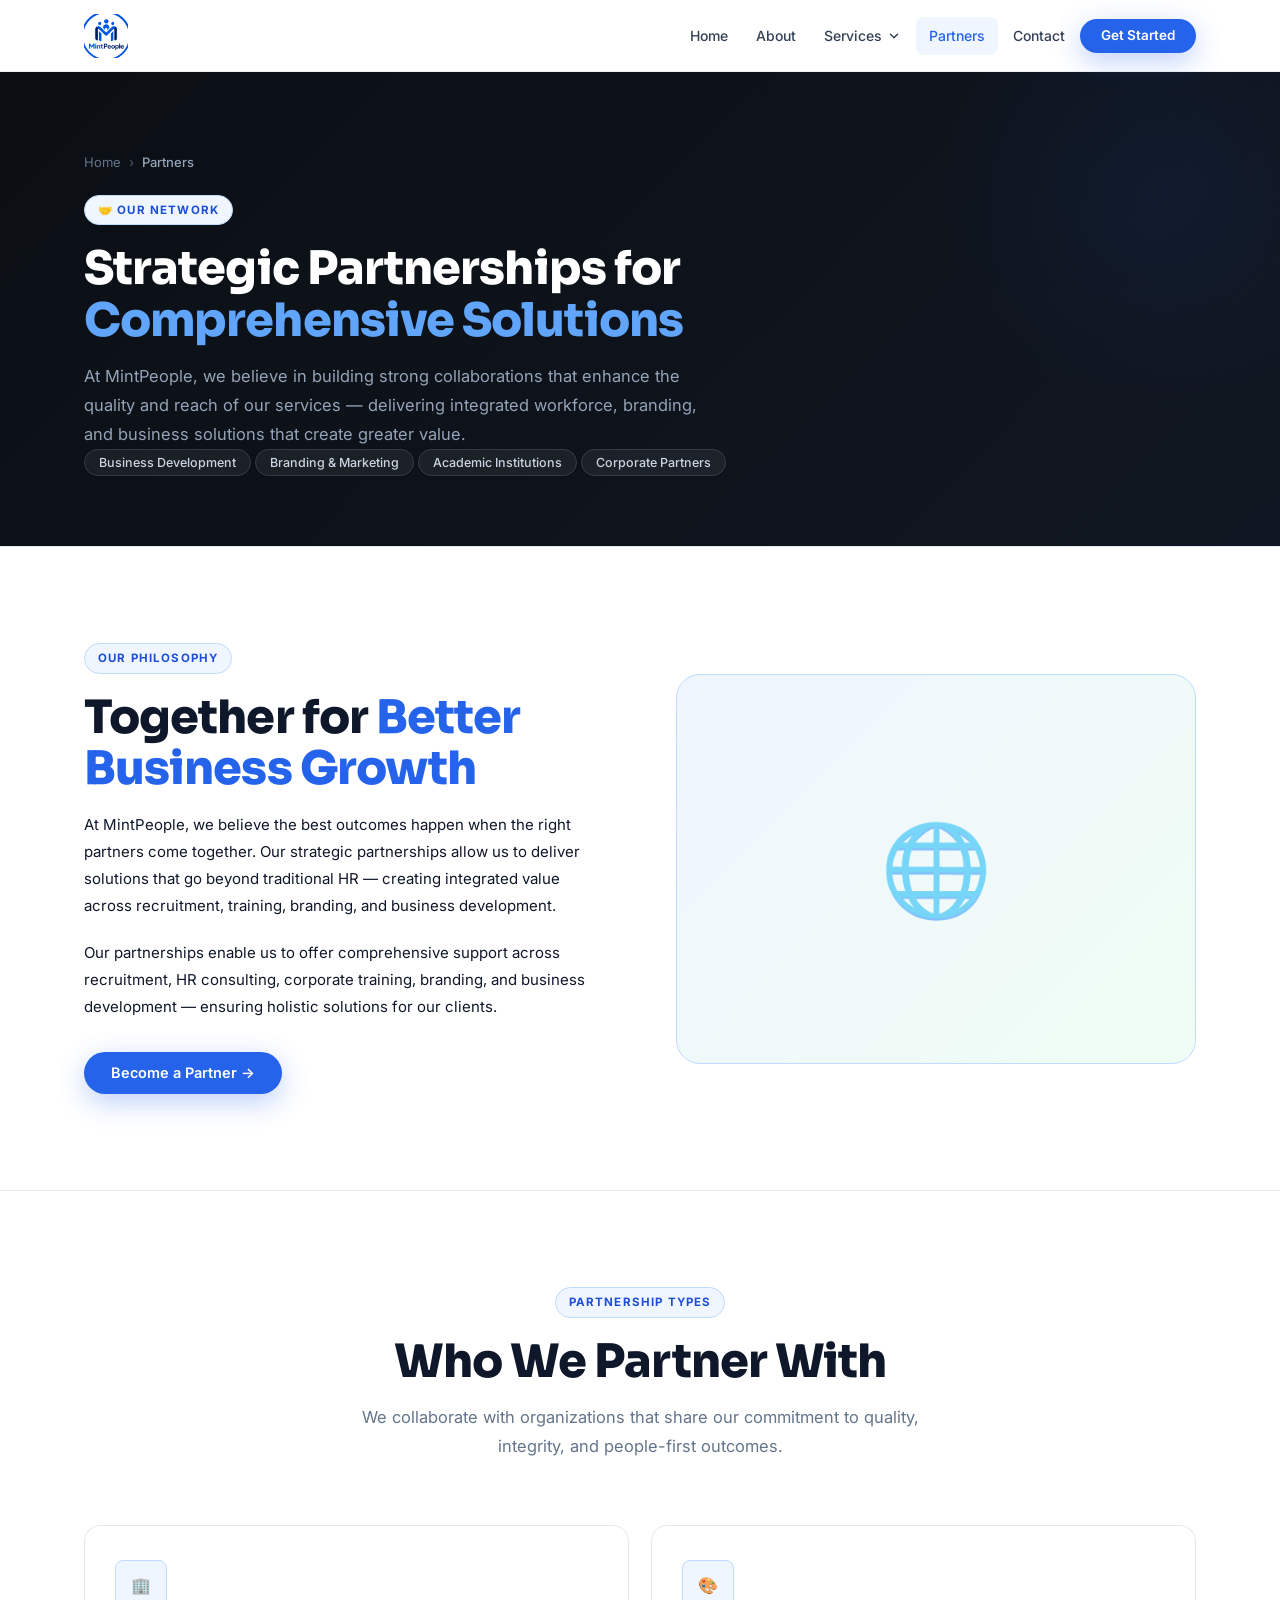
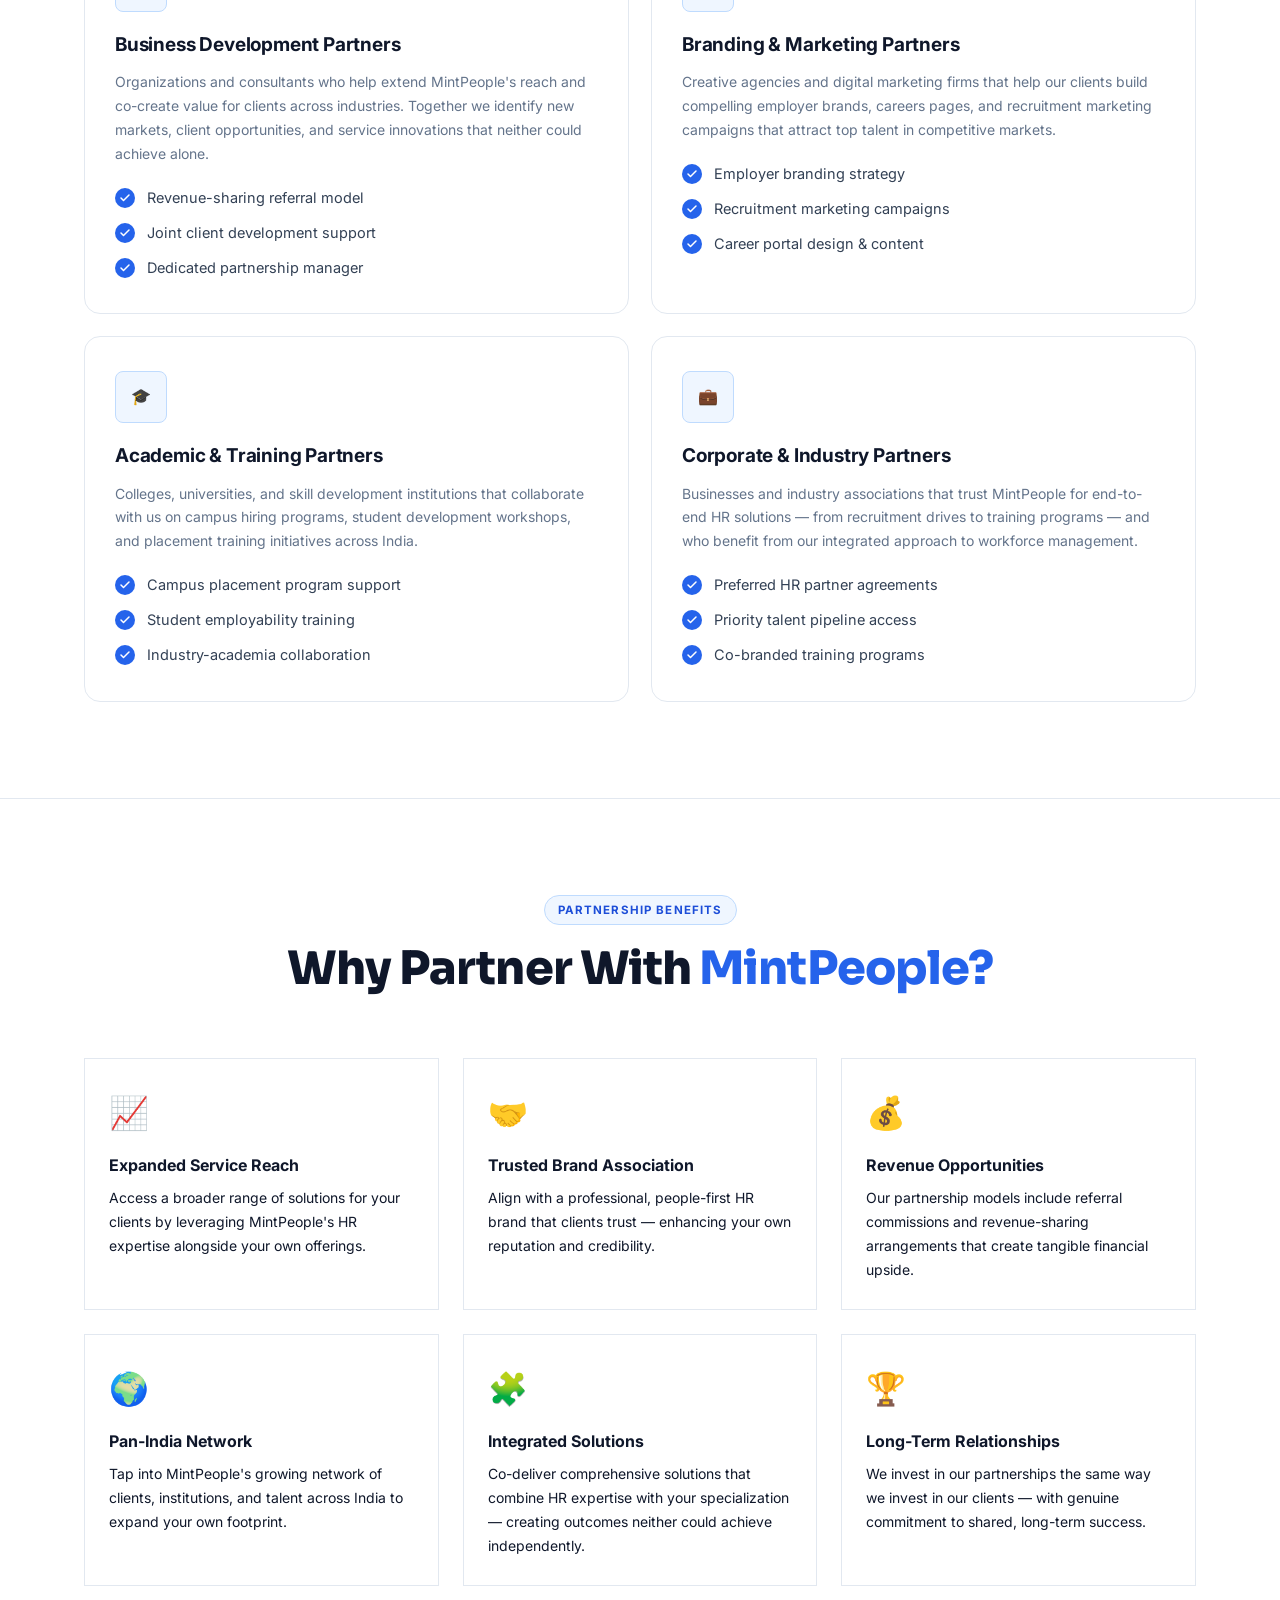
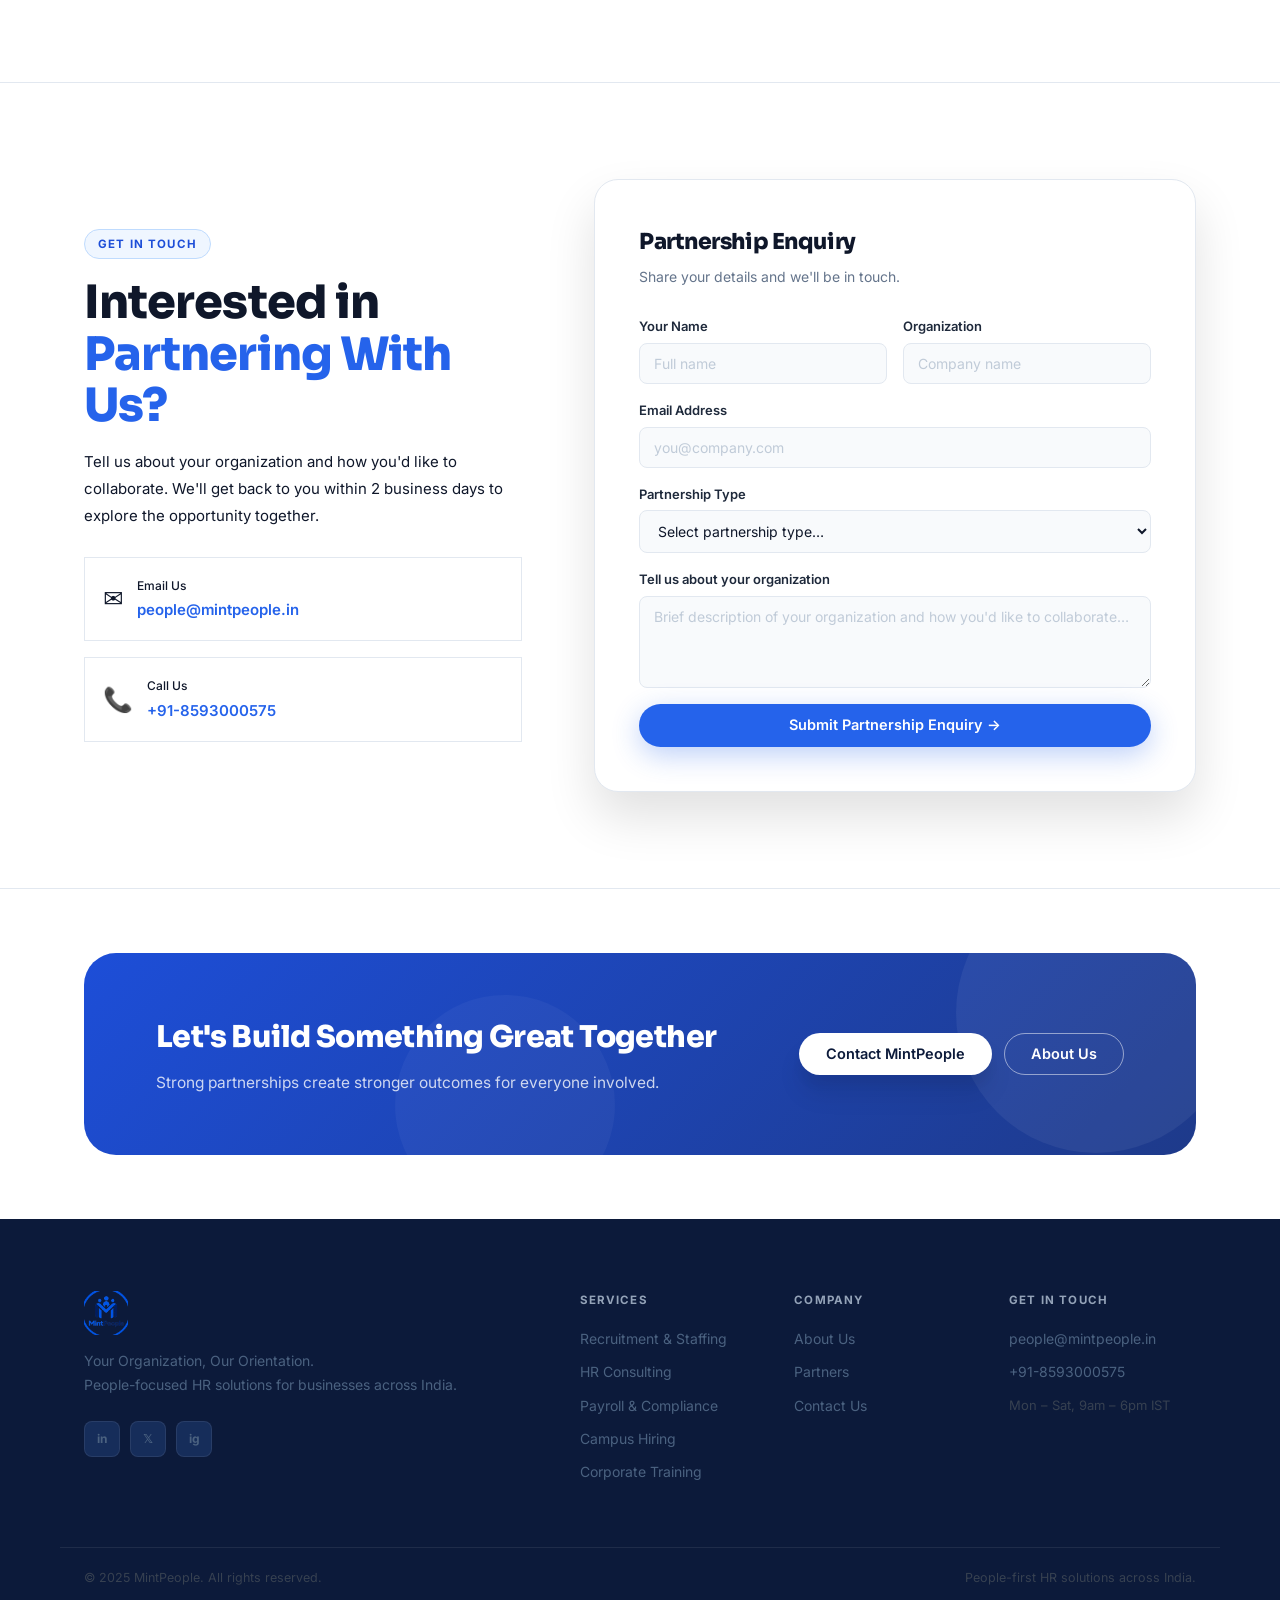
<file: partners.html>
<!DOCTYPE html>
<html lang="en">
<head>
  <meta charset="UTF-8" />
  <meta name="viewport" content="width=device-width, initial-scale=1.0" />
  <title>Our Partners — MintPeople</title>
  <meta name="description" content="MintPeople's strategic partnerships deliver integrated business, branding, and workforce solutions for greater client value." />
  <link rel="preconnect" href="https://fonts.googleapis.com" />
  <link rel="preconnect" href="https://fonts.gstatic.com" crossorigin />
  <link href="https://fonts.googleapis.com/css2?family=Inter:wght@300;400;500;600;700;800&family=Sora:wght@400;600;700;800&display=swap" rel="stylesheet" />
  <link rel="stylesheet" href="css/main.css?v=3" />
</head>
<body class="pt-header">
  <div id="header-placeholder"></div>

  <!-- HERO -->
  <section class="page-hero" style="background:linear-gradient(135deg,#0b0f14 0%,#111722 100%);">
    <div class="container">
      <div class="breadcrumb" style="--text-muted:#64748b;">
        <a href="index.html" style="color:#64748b;">Home</a> <span style="color:#475569;">›</span>
        <span style="color:#94a3b8;">Partners</span>
      </div>
      <div class="eyebrow">🤝 Our Network</div>
      <h1 class="section-title section-title--white">Strategic Partnerships for<br /><em>Comprehensive Solutions</em></h1>
      <p class="section-lead" style="color:#94a3b8;max-width:620px;">At MintPeople, we believe in building strong collaborations that enhance the quality and reach of our services — delivering integrated workforce, branding, and business solutions that create greater value.</p>
      <div class="page-hero__meta">
        <span class="page-hero__tag" style="background:rgba(255,255,255,.06);border-color:rgba(255,255,255,.12);color:#cbd5e1;">Business Development</span>
        <span class="page-hero__tag" style="background:rgba(255,255,255,.06);border-color:rgba(255,255,255,.12);color:#cbd5e1;">Branding &amp; Marketing</span>
        <span class="page-hero__tag" style="background:rgba(255,255,255,.06);border-color:rgba(255,255,255,.12);color:#cbd5e1;">Academic Institutions</span>
        <span class="page-hero__tag" style="background:rgba(255,255,255,.06);border-color:rgba(255,255,255,.12);color:#cbd5e1;">Corporate Partners</span>
      </div>
    </div>
  </section>

  <!-- PHILOSOPHY -->
  <section class="section">
    <div class="container">
      <div class="two-col">
        <div class="reveal">
          <div class="eyebrow">Our Philosophy</div>
          <h2 class="section-title">Together for <em>Better Business Growth</em></h2>
          <p style="font-size:15px;color:var(--text-muted);line-height:1.8;margin-bottom:20px;">At MintPeople, we believe the best outcomes happen when the right partners come together. Our strategic partnerships allow us to deliver solutions that go beyond traditional HR — creating integrated value across recruitment, training, branding, and business development.</p>
          <p style="font-size:15px;color:var(--text-muted);line-height:1.8;margin-bottom:32px;">Our partnerships enable us to offer comprehensive support across recruitment, HR consulting, corporate training, branding, and business development — ensuring holistic solutions for our clients.</p>
          <a href="contact.html" class="btn btn--primary">Become a Partner →</a>
        </div>
        <div class="two-col__img reveal">
          <div style="font-size:90px;opacity:.5;">🌐</div>
        </div>
      </div>
    </div>
  </section>

  <!-- PARTNER TYPES -->
  <section class="section" style="background:var(--bg-subtle);border-top:1px solid var(--border);border-bottom:1px solid var(--border);">
    <div class="container">
      <div class="section-header">
        <div class="eyebrow">Partnership Types</div>
        <h2 class="section-title">Who We Partner With</h2>
        <p class="section-lead section-lead--center">We collaborate with organizations that share our commitment to quality, integrity, and people-first outcomes.</p>
      </div>
      <div class="partner-type-grid">
        <div class="partner-type-card reveal">
          <div class="partner-type-card__icon">🏢</div>
          <h3>Business Development Partners</h3>
          <p>Organizations and consultants who help extend MintPeople's reach and co-create value for clients across industries. Together we identify new markets, client opportunities, and service innovations that neither could achieve alone.</p>
          <ul class="feature-list" style="margin-top:20px;">
            <li>Revenue-sharing referral model</li>
            <li>Joint client development support</li>
            <li>Dedicated partnership manager</li>
          </ul>
        </div>
        <div class="partner-type-card reveal">
          <div class="partner-type-card__icon">🎨</div>
          <h3>Branding &amp; Marketing Partners</h3>
          <p>Creative agencies and digital marketing firms that help our clients build compelling employer brands, careers pages, and recruitment marketing campaigns that attract top talent in competitive markets.</p>
          <ul class="feature-list" style="margin-top:20px;">
            <li>Employer branding strategy</li>
            <li>Recruitment marketing campaigns</li>
            <li>Career portal design &amp; content</li>
          </ul>
        </div>
        <div class="partner-type-card reveal">
          <div class="partner-type-card__icon">🎓</div>
          <h3>Academic &amp; Training Partners</h3>
          <p>Colleges, universities, and skill development institutions that collaborate with us on campus hiring programs, student development workshops, and placement training initiatives across India.</p>
          <ul class="feature-list" style="margin-top:20px;">
            <li>Campus placement program support</li>
            <li>Student employability training</li>
            <li>Industry-academia collaboration</li>
          </ul>
        </div>
        <div class="partner-type-card reveal">
          <div class="partner-type-card__icon">💼</div>
          <h3>Corporate &amp; Industry Partners</h3>
          <p>Businesses and industry associations that trust MintPeople for end-to-end HR solutions — from recruitment drives to training programs — and who benefit from our integrated approach to workforce management.</p>
          <ul class="feature-list" style="margin-top:20px;">
            <li>Preferred HR partner agreements</li>
            <li>Priority talent pipeline access</li>
            <li>Co-branded training programs</li>
          </ul>
        </div>
      </div>
    </div>
  </section>

  <!-- BENEFITS OF PARTNERING -->
  <section class="section">
    <div class="container">
      <div class="section-header">
        <div class="eyebrow">Partnership Benefits</div>
        <h2 class="section-title">Why Partner With <em>MintPeople?</em></h2>
      </div>
      <div class="benefits-grid">
        <div class="benefit-card reveal">
          <div class="benefit-card__icon">📈</div>
          <h4>Expanded Service Reach</h4>
          <p>Access a broader range of solutions for your clients by leveraging MintPeople's HR expertise alongside your own offerings.</p>
        </div>
        <div class="benefit-card reveal">
          <div class="benefit-card__icon">🤝</div>
          <h4>Trusted Brand Association</h4>
          <p>Align with a professional, people-first HR brand that clients trust — enhancing your own reputation and credibility.</p>
        </div>
        <div class="benefit-card reveal">
          <div class="benefit-card__icon">💰</div>
          <h4>Revenue Opportunities</h4>
          <p>Our partnership models include referral commissions and revenue-sharing arrangements that create tangible financial upside.</p>
        </div>
        <div class="benefit-card reveal">
          <div class="benefit-card__icon">🌍</div>
          <h4>Pan-India Network</h4>
          <p>Tap into MintPeople's growing network of clients, institutions, and talent across India to expand your own footprint.</p>
        </div>
        <div class="benefit-card reveal">
          <div class="benefit-card__icon">🧩</div>
          <h4>Integrated Solutions</h4>
          <p>Co-deliver comprehensive solutions that combine HR expertise with your specialization — creating outcomes neither could achieve independently.</p>
        </div>
        <div class="benefit-card reveal">
          <div class="benefit-card__icon">🏆</div>
          <h4>Long-Term Relationships</h4>
          <p>We invest in our partnerships the same way we invest in our clients — with genuine commitment to shared, long-term success.</p>
        </div>
      </div>
    </div>
  </section>

  <!-- BECOME A PARTNER FORM -->
  <section class="section" style="background:var(--bg-subtle);border-top:1px solid var(--border);border-bottom:1px solid var(--border);">
    <div class="container">
      <div class="two-col">
        <div class="reveal">
          <div class="eyebrow">Get In Touch</div>
          <h2 class="section-title">Interested in<br /><em>Partnering With Us?</em></h2>
          <p style="font-size:15px;color:var(--text-muted);line-height:1.8;margin-bottom:28px;">Tell us about your organization and how you'd like to collaborate. We'll get back to you within 2 business days to explore the opportunity together.</p>
          <div style="display:flex;flex-direction:column;gap:16px;">
            <div style="display:flex;align-items:center;gap:14px;padding:18px;background:var(--white);border:1px solid var(--border);border-radius:var(--radius-sm);">
              <span style="font-size:24px;">✉️</span>
              <div>
                <div style="font-size:12px;color:var(--text-muted);font-weight:500;margin-bottom:2px;">Email Us</div>
                <a href="mailto:people@mintpeople.in" style="font-size:15px;font-weight:600;color:var(--mint);">people@mintpeople.in</a>
              </div>
            </div>
            <div style="display:flex;align-items:center;gap:14px;padding:18px;background:var(--white);border:1px solid var(--border);border-radius:var(--radius-sm);">
              <span style="font-size:24px;">📞</span>
              <div>
                <div style="font-size:12px;color:var(--text-muted);font-weight:500;margin-bottom:2px;">Call Us</div>
                <a href="tel:+918593000575" style="font-size:15px;font-weight:600;color:var(--mint);">+91-8593000575</a>
              </div>
            </div>
          </div>
        </div>
        <div class="form-card reveal">
          <h3>Partnership Enquiry</h3>
          <p>Share your details and we'll be in touch.</p>
          <form id="contactForm">
            <div class="form-row">
              <div class="form-group">
                <label>Your Name</label>
                <input type="text" placeholder="Full name" required />
              </div>
              <div class="form-group">
                <label>Organization</label>
                <input type="text" placeholder="Company name" required />
              </div>
            </div>
            <div class="form-group">
              <label>Email Address</label>
              <input type="email" placeholder="you@company.com" required />
            </div>
            <div class="form-group">
              <label>Partnership Type</label>
              <select>
                <option value="">Select partnership type…</option>
                <option>Business Development</option>
                <option>Branding &amp; Marketing</option>
                <option>Academic Institution</option>
                <option>Corporate Partner</option>
                <option>Other</option>
              </select>
            </div>
            <div class="form-group">
              <label>Tell us about your organization</label>
              <textarea rows="4" placeholder="Brief description of your organization and how you'd like to collaborate…" required></textarea>
            </div>
            <button type="submit" class="btn btn--primary btn--full">Submit Partnership Enquiry →</button>
            <div class="form__success" id="formSuccess">Thank you! We'll be in touch within 2 business days. 🤝</div>
          </form>
        </div>
      </div>
    </div>
  </section>

  <!-- CTA -->
  <section class="section--sm">
    <div class="container">
      <div class="cta-banner reveal">
        <div class="cta-banner__text">
          <div class="cta-banner__title">Let's Build Something Great Together</div>
          <div class="cta-banner__sub">Strong partnerships create stronger outcomes for everyone involved.</div>
        </div>
        <div class="cta-banner__actions">
          <a href="contact.html" class="btn btn--white">Contact MintPeople</a>
          <a href="about.html" class="btn btn--outline" style="color:#fff;border-color:rgba(255,255,255,.5);">About Us</a>
        </div>
      </div>
    </div>
  </section>

  <div id="footer-placeholder"></div>
  <script src="js/components.js"></script>
  <script src="js/app.js"></script>
  <style>
    .benefits-grid { display: grid; grid-template-columns: repeat(3,1fr); gap: 24px; }
    .benefit-card { background: var(--white); border: 1px solid var(--border); border-radius: var(--radius); padding: 28px 24px; transition: all var(--transition); }
    .benefit-card:hover { transform: translateY(-4px); box-shadow: var(--shadow-lg); border-color: rgba(29,184,122,.3); }
    .benefit-card__icon { font-size: 32px; margin-bottom: 14px; }
    .benefit-card h4 { font-size: 16px; font-weight: 700; margin-bottom: 8px; }
    .benefit-card p { font-size: 14px; color: var(--text-muted); line-height: 1.7; }
    @media(max-width:768px){ .benefits-grid { grid-template-columns: 1fr 1fr; } }
    @media(max-width:480px){ .benefits-grid { grid-template-columns: 1fr; } }
  </style>
</body>
</html>
</file>
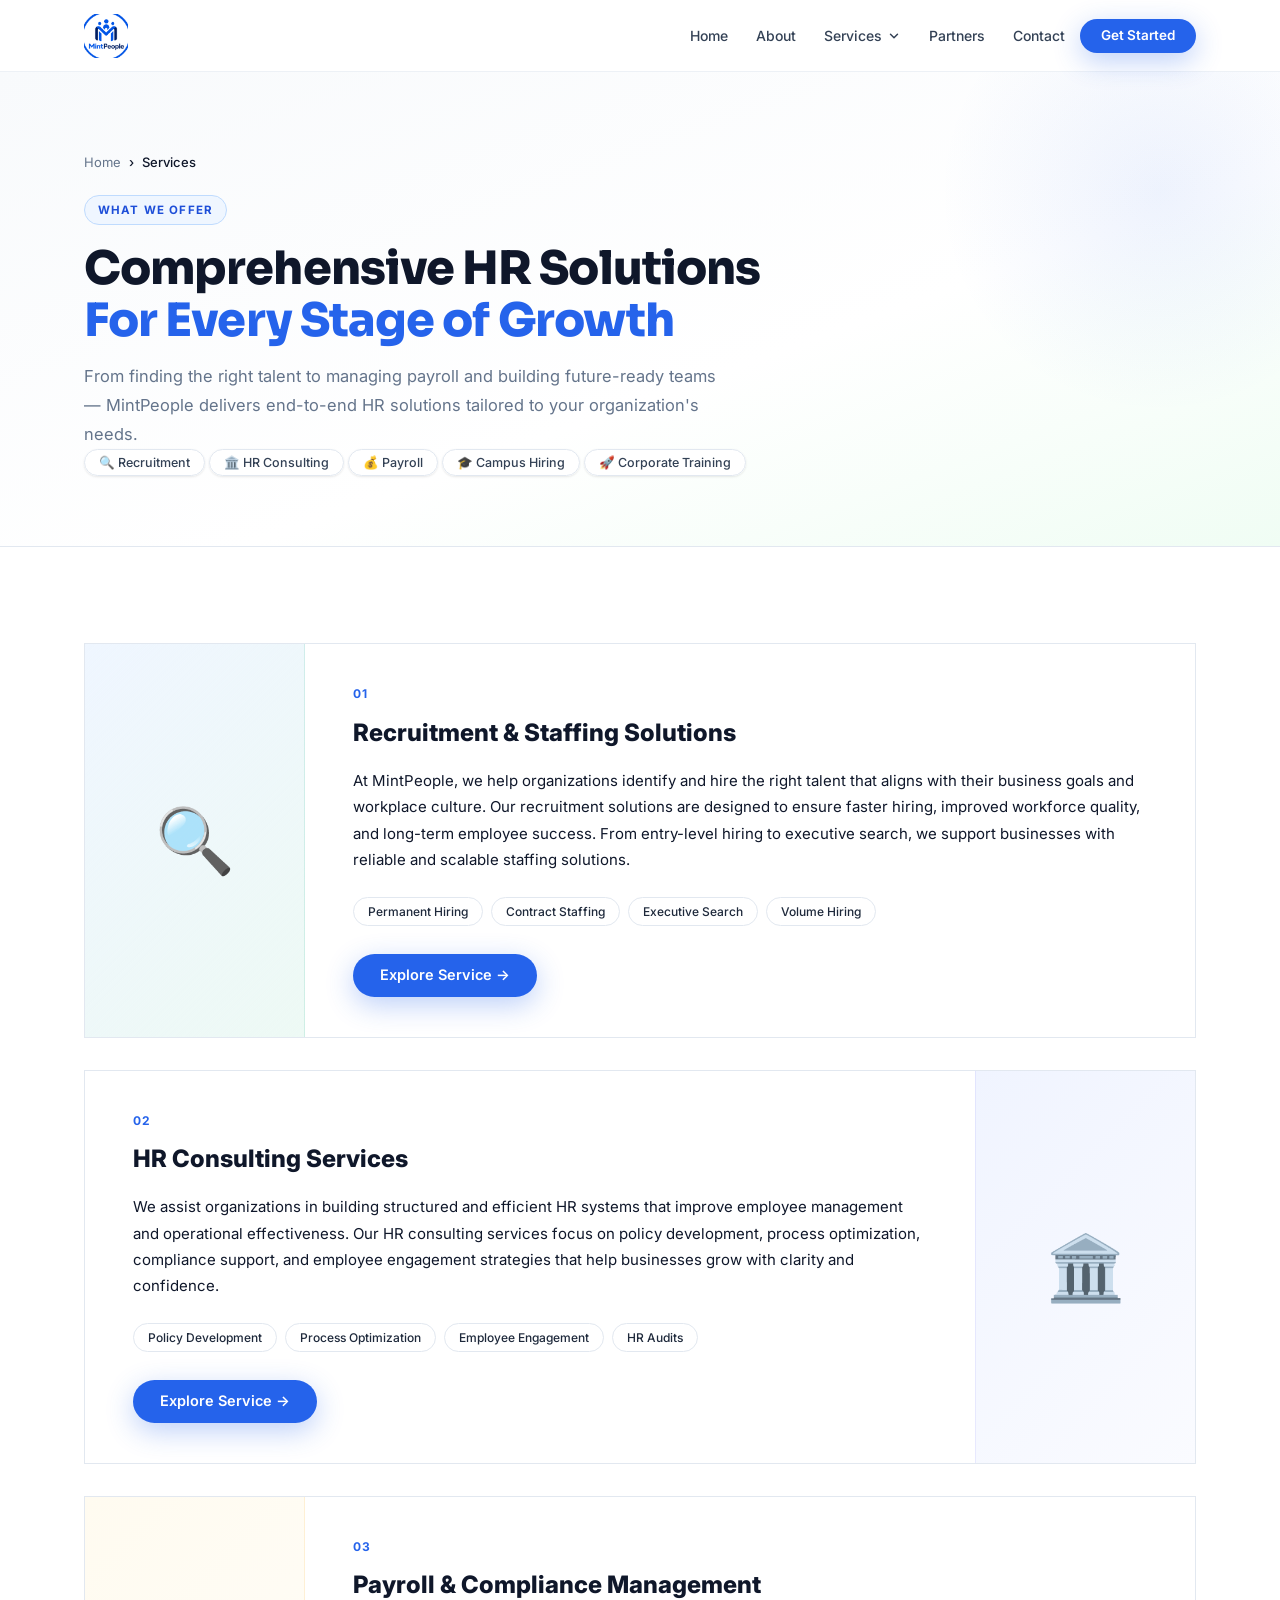
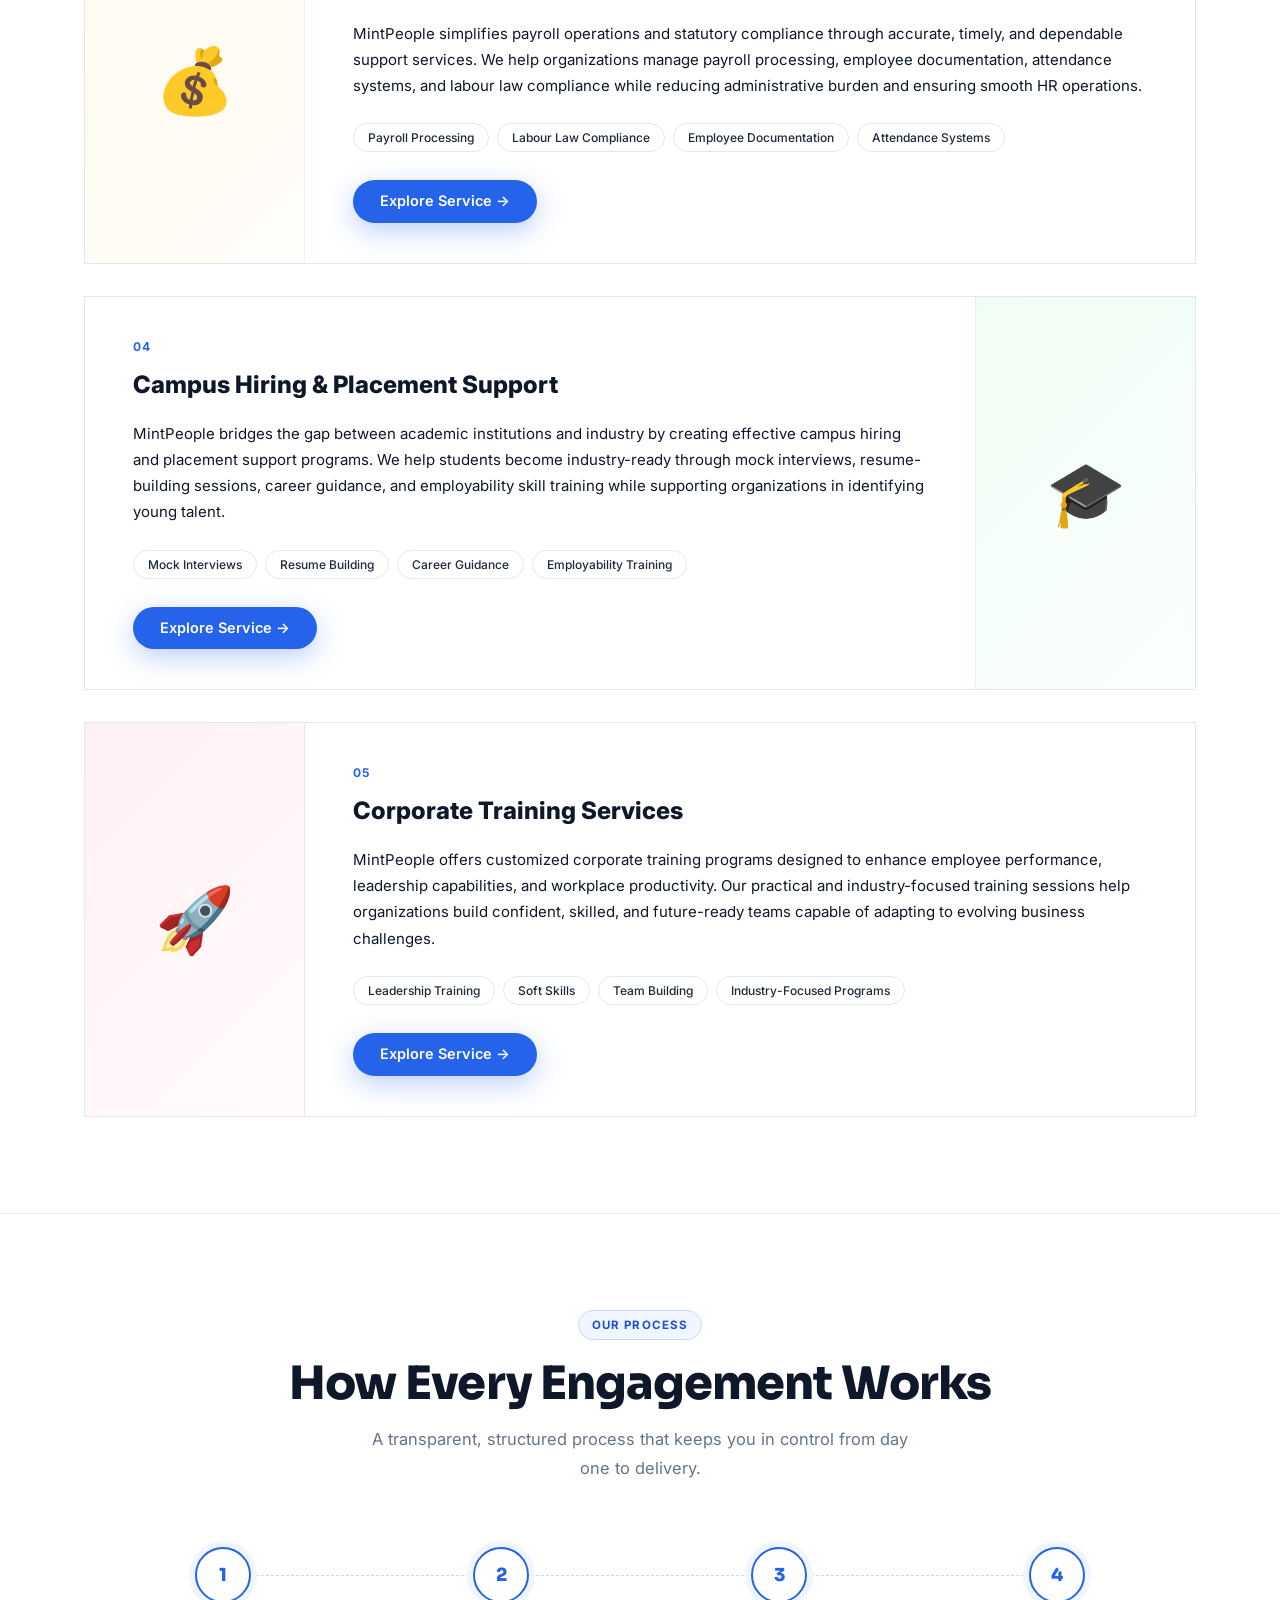
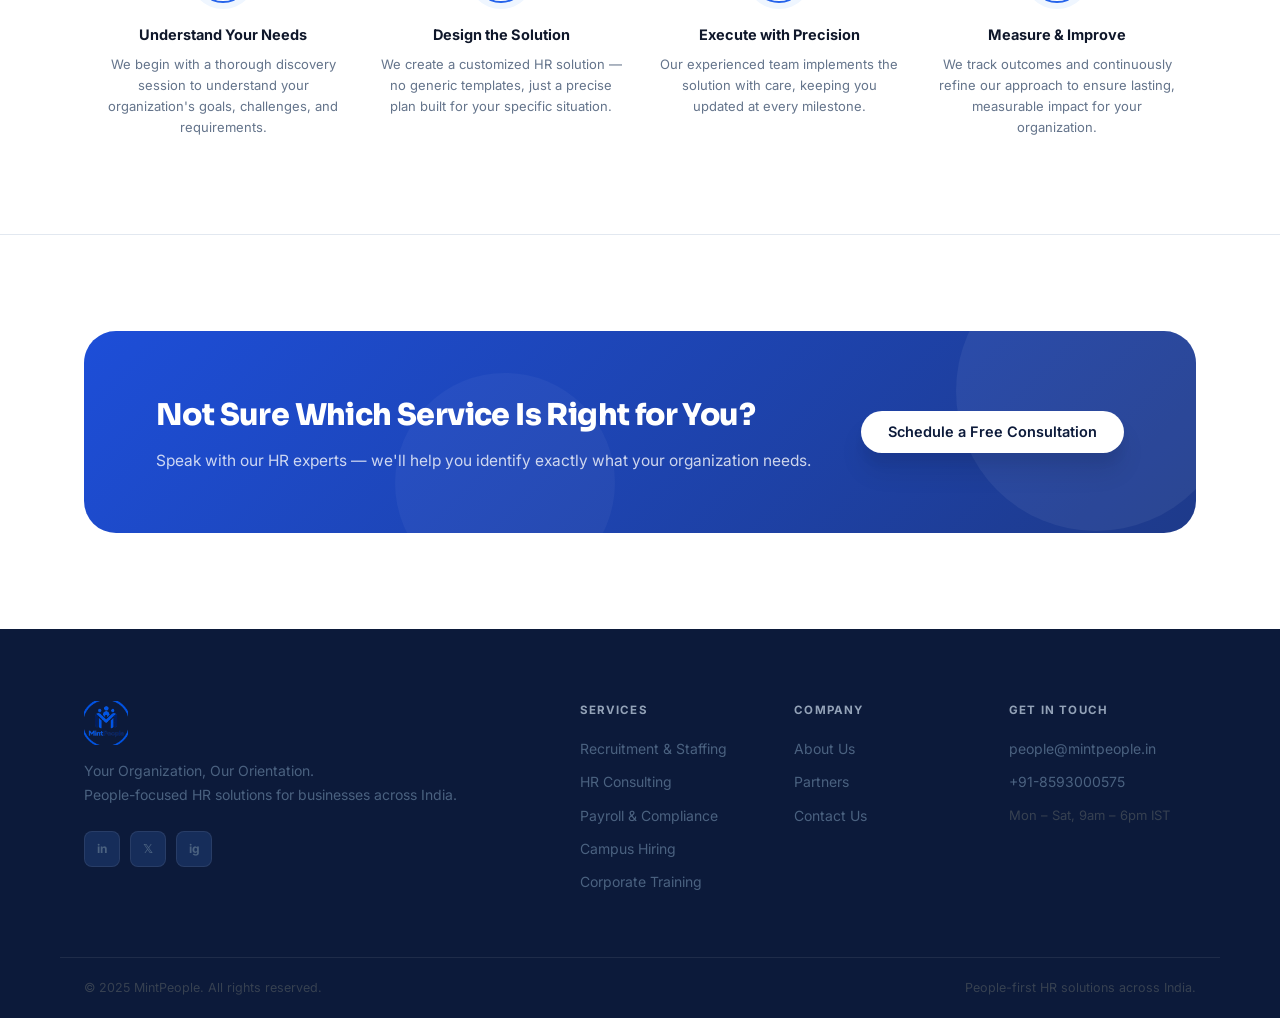
<file: services.html>
<!DOCTYPE html>
<html lang="en">
<head>
  <meta charset="UTF-8" />
  <meta name="viewport" content="width=device-width, initial-scale=1.0" />
  <title>Our Services — MintPeople</title>
  <meta name="description" content="Explore MintPeople's full range of HR services — recruitment, consulting, payroll, campus hiring, and corporate training." />
  <link rel="preconnect" href="https://fonts.googleapis.com" />
  <link rel="preconnect" href="https://fonts.gstatic.com" crossorigin />
  <link href="https://fonts.googleapis.com/css2?family=Inter:wght@300;400;500;600;700;800&family=Sora:wght@400;600;700;800&display=swap" rel="stylesheet" />
  <link rel="stylesheet" href="css/main.css?v=3" />
</head>
<body class="pt-header">
  <div id="header-placeholder"></div>

  <!-- PAGE HERO -->
  <section class="page-hero">
    <div class="container">
      <div class="breadcrumb">
        <a href="index.html">Home</a> <span>›</span> <span>Services</span>
      </div>
      <div class="eyebrow">What We Offer</div>
      <h1 class="section-title">Comprehensive HR Solutions<br /><em>For Every Stage of Growth</em></h1>
      <p class="section-lead" style="max-width:640px;">From finding the right talent to managing payroll and building future-ready teams — MintPeople delivers end-to-end HR solutions tailored to your organization's needs.</p>
      <div class="page-hero__meta">
        <span class="page-hero__tag">🔍 Recruitment</span>
        <span class="page-hero__tag">🏛️ HR Consulting</span>
        <span class="page-hero__tag">💰 Payroll</span>
        <span class="page-hero__tag">🎓 Campus Hiring</span>
        <span class="page-hero__tag">🚀 Corporate Training</span>
      </div>
    </div>
  </section>

  <!-- SERVICES OVERVIEW CARDS -->
  <section class="section">
    <div class="container">
      <div class="services-full-grid">

        <div class="svc-full-card reveal">
          <div class="svc-full-card__left">
            <div class="svc-full-card__icon">🔍</div>
          </div>
          <div class="svc-full-card__body">
            <div class="svc-full-card__num">01</div>
            <h2>Recruitment &amp; Staffing Solutions</h2>
            <p>At MintPeople, we help organizations identify and hire the right talent that aligns with their business goals and workplace culture. Our recruitment solutions are designed to ensure faster hiring, improved workforce quality, and long-term employee success. From entry-level hiring to executive search, we support businesses with reliable and scalable staffing solutions.</p>
            <div class="svc-full-card__tags">
              <span>Permanent Hiring</span>
              <span>Contract Staffing</span>
              <span>Executive Search</span>
              <span>Volume Hiring</span>
            </div>
            <a href="services/recruitment-staffing.html" class="btn btn--primary">Explore Service →</a>
          </div>
        </div>

        <div class="svc-full-card svc-full-card--flip reveal">
          <div class="svc-full-card__left svc-full-card__left--2">
            <div class="svc-full-card__icon">🏛️</div>
          </div>
          <div class="svc-full-card__body">
            <div class="svc-full-card__num">02</div>
            <h2>HR Consulting Services</h2>
            <p>We assist organizations in building structured and efficient HR systems that improve employee management and operational effectiveness. Our HR consulting services focus on policy development, process optimization, compliance support, and employee engagement strategies that help businesses grow with clarity and confidence.</p>
            <div class="svc-full-card__tags">
              <span>Policy Development</span>
              <span>Process Optimization</span>
              <span>Employee Engagement</span>
              <span>HR Audits</span>
            </div>
            <a href="services/hr-consulting.html" class="btn btn--primary">Explore Service →</a>
          </div>
        </div>

        <div class="svc-full-card reveal">
          <div class="svc-full-card__left svc-full-card__left--3">
            <div class="svc-full-card__icon">💰</div>
          </div>
          <div class="svc-full-card__body">
            <div class="svc-full-card__num">03</div>
            <h2>Payroll &amp; Compliance Management</h2>
            <p>MintPeople simplifies payroll operations and statutory compliance through accurate, timely, and dependable support services. We help organizations manage payroll processing, employee documentation, attendance systems, and labour law compliance while reducing administrative burden and ensuring smooth HR operations.</p>
            <div class="svc-full-card__tags">
              <span>Payroll Processing</span>
              <span>Labour Law Compliance</span>
              <span>Employee Documentation</span>
              <span>Attendance Systems</span>
            </div>
            <a href="services/payroll-compliance.html" class="btn btn--primary">Explore Service →</a>
          </div>
        </div>

        <div class="svc-full-card svc-full-card--flip reveal">
          <div class="svc-full-card__left svc-full-card__left--4">
            <div class="svc-full-card__icon">🎓</div>
          </div>
          <div class="svc-full-card__body">
            <div class="svc-full-card__num">04</div>
            <h2>Campus Hiring &amp; Placement Support</h2>
            <p>MintPeople bridges the gap between academic institutions and industry by creating effective campus hiring and placement support programs. We help students become industry-ready through mock interviews, resume-building sessions, career guidance, and employability skill training while supporting organizations in identifying young talent.</p>
            <div class="svc-full-card__tags">
              <span>Mock Interviews</span>
              <span>Resume Building</span>
              <span>Career Guidance</span>
              <span>Employability Training</span>
            </div>
            <a href="services/campus-hiring.html" class="btn btn--primary">Explore Service →</a>
          </div>
        </div>

        <div class="svc-full-card reveal">
          <div class="svc-full-card__left svc-full-card__left--5">
            <div class="svc-full-card__icon">🚀</div>
          </div>
          <div class="svc-full-card__body">
            <div class="svc-full-card__num">05</div>
            <h2>Corporate Training Services</h2>
            <p>MintPeople offers customized corporate training programs designed to enhance employee performance, leadership capabilities, and workplace productivity. Our practical and industry-focused training sessions help organizations build confident, skilled, and future-ready teams capable of adapting to evolving business challenges.</p>
            <div class="svc-full-card__tags">
              <span>Leadership Training</span>
              <span>Soft Skills</span>
              <span>Team Building</span>
              <span>Industry-Focused Programs</span>
            </div>
            <a href="services/corporate-training.html" class="btn btn--primary">Explore Service →</a>
          </div>
        </div>

      </div>
    </div>
  </section>

  <!-- PROCESS -->
  <section class="section" style="background:var(--bg-subtle); border-top:1px solid var(--border); border-bottom:1px solid var(--border);">
    <div class="container">
      <div class="section-header">
        <div class="eyebrow">Our Process</div>
        <h2 class="section-title">How Every Engagement Works</h2>
        <p class="section-lead section-lead--center">A transparent, structured process that keeps you in control from day one to delivery.</p>
      </div>
      <div class="process-steps">
        <div class="process-step reveal">
          <div class="process-step__num">1</div>
          <h4>Understand Your Needs</h4>
          <p>We begin with a thorough discovery session to understand your organization's goals, challenges, and requirements.</p>
        </div>
        <div class="process-step reveal">
          <div class="process-step__num">2</div>
          <h4>Design the Solution</h4>
          <p>We create a customized HR solution — no generic templates, just a precise plan built for your specific situation.</p>
        </div>
        <div class="process-step reveal">
          <div class="process-step__num">3</div>
          <h4>Execute with Precision</h4>
          <p>Our experienced team implements the solution with care, keeping you updated at every milestone.</p>
        </div>
        <div class="process-step reveal">
          <div class="process-step__num">4</div>
          <h4>Measure &amp; Improve</h4>
          <p>We track outcomes and continuously refine our approach to ensure lasting, measurable impact for your organization.</p>
        </div>
      </div>
    </div>
  </section>

  <!-- CTA -->
  <section class="section">
    <div class="container">
      <div class="cta-banner reveal">
        <div class="cta-banner__text">
          <div class="cta-banner__title">Not Sure Which Service Is Right for You?</div>
          <div class="cta-banner__sub">Speak with our HR experts — we'll help you identify exactly what your organization needs.</div>
        </div>
        <div class="cta-banner__actions">
          <a href="contact.html" class="btn btn--white">Schedule a Free Consultation</a>
        </div>
      </div>
    </div>
  </section>

  <div id="footer-placeholder"></div>
  <script src="js/components.js"></script>
  <script src="js/app.js"></script>
  <style>
    .services-full-grid { display: flex; flex-direction: column; gap: 32px; }
    .svc-full-card {
      display: grid;
      grid-template-columns: 220px 1fr;
      border-radius: var(--radius-lg);
      border: 1px solid var(--border);
      overflow: hidden;
      background: var(--white);
      transition: all var(--transition);
    }
    .svc-full-card:hover { box-shadow: var(--shadow-xl); border-color: rgba(29,184,122,.25); transform: translateY(-3px); }
    .svc-full-card--flip { grid-template-columns: 1fr 220px; }
    .svc-full-card--flip .svc-full-card__left { order: 2; }
    .svc-full-card--flip .svc-full-card__body { order: 1; }
    .svc-full-card__left {
      background: linear-gradient(135deg, var(--mint-light) 0%, rgba(29,184,122,.08) 100%);
      display: flex; align-items: center; justify-content: center;
      padding: 40px;
      border-right: 1px solid rgba(29,184,122,.15);
    }
    .svc-full-card--flip .svc-full-card__left { border-right: none; border-left: 1px solid rgba(29,184,122,.15); }
    .svc-full-card__left--2 { background: linear-gradient(135deg, #f0f4ff 0%, #fafbff 100%); border-color: rgba(99,102,241,.12) !important; }
    .svc-full-card__left--3 { background: linear-gradient(135deg, #fffbf0 0%, #fffdf8 100%); border-color: rgba(245,158,11,.12) !important; }
    .svc-full-card__left--4 { background: linear-gradient(135deg, #f0fdf4 0%, #fafffe 100%); border-color: rgba(16,185,129,.12) !important; }
    .svc-full-card__left--5 { background: linear-gradient(135deg, #fff0f3 0%, #fffbfc 100%); border-color: rgba(239,68,68,.12) !important; }
    .svc-full-card__icon { font-size: 64px; }
    .svc-full-card__body { padding: 40px 48px; }
    .svc-full-card__num { font-size: 12px; font-weight: 700; letter-spacing: .12em; color: var(--mint); text-transform: uppercase; margin-bottom: 10px; }
    .svc-full-card__body h2 { font-family: var(--font-display); font-size: 24px; font-weight: 800; margin-bottom: 16px; }
    .svc-full-card__body p { font-size: 15px; color: var(--text-muted); line-height: 1.75; margin-bottom: 24px; }
    .svc-full-card__tags { display: flex; flex-wrap: wrap; gap: 8px; margin-bottom: 28px; }
    .svc-full-card__tags span { background: var(--bg-subtle); border: 1px solid var(--border); border-radius: 100px; padding: 4px 14px; font-size: 12px; font-weight: 500; color: var(--text-2); }
    @media(max-width:768px){
      .svc-full-card, .svc-full-card--flip { grid-template-columns: 1fr; }
      .svc-full-card__left { padding: 32px; min-height: 140px; }
      .svc-full-card--flip .svc-full-card__left { order: 0; border-left: none; border-bottom: 1px solid rgba(29,184,122,.15); }
      .svc-full-card__body { padding: 28px 24px; }
    }
  </style>
</body>
</html>
</file>
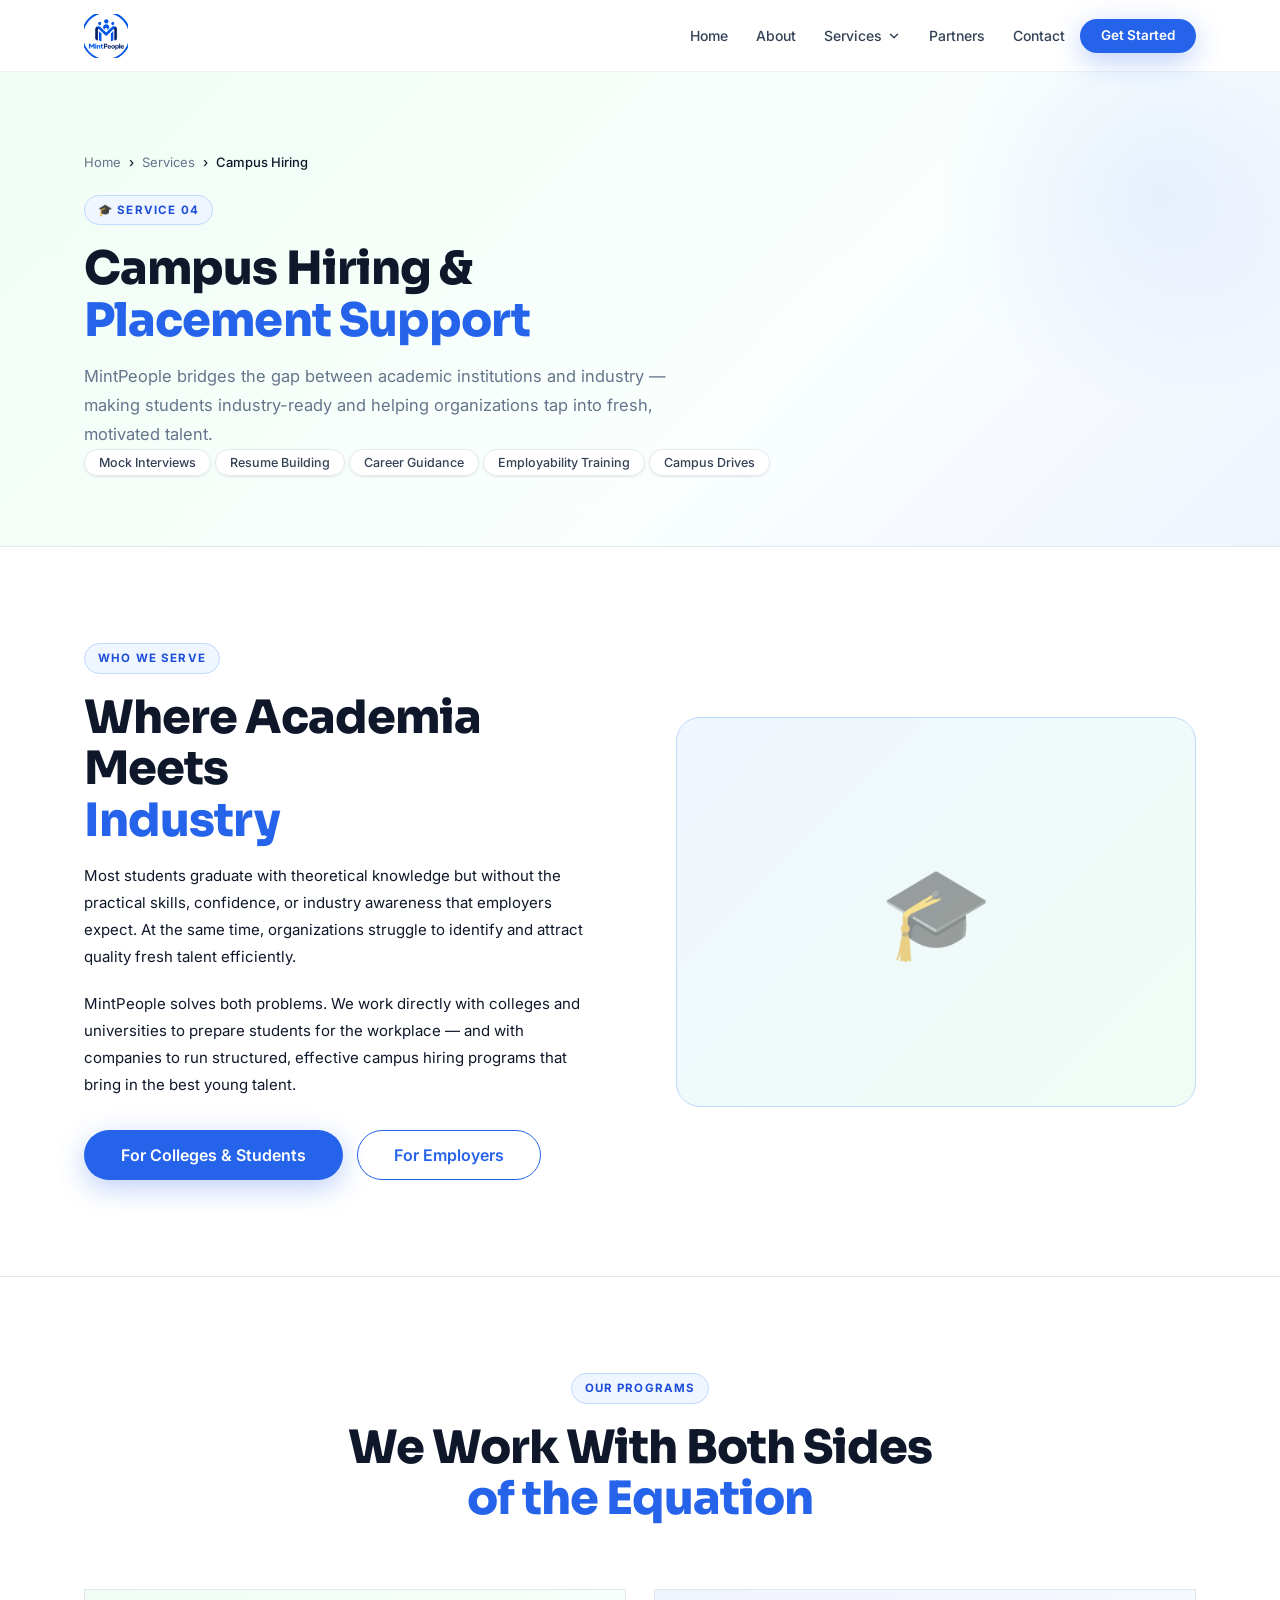
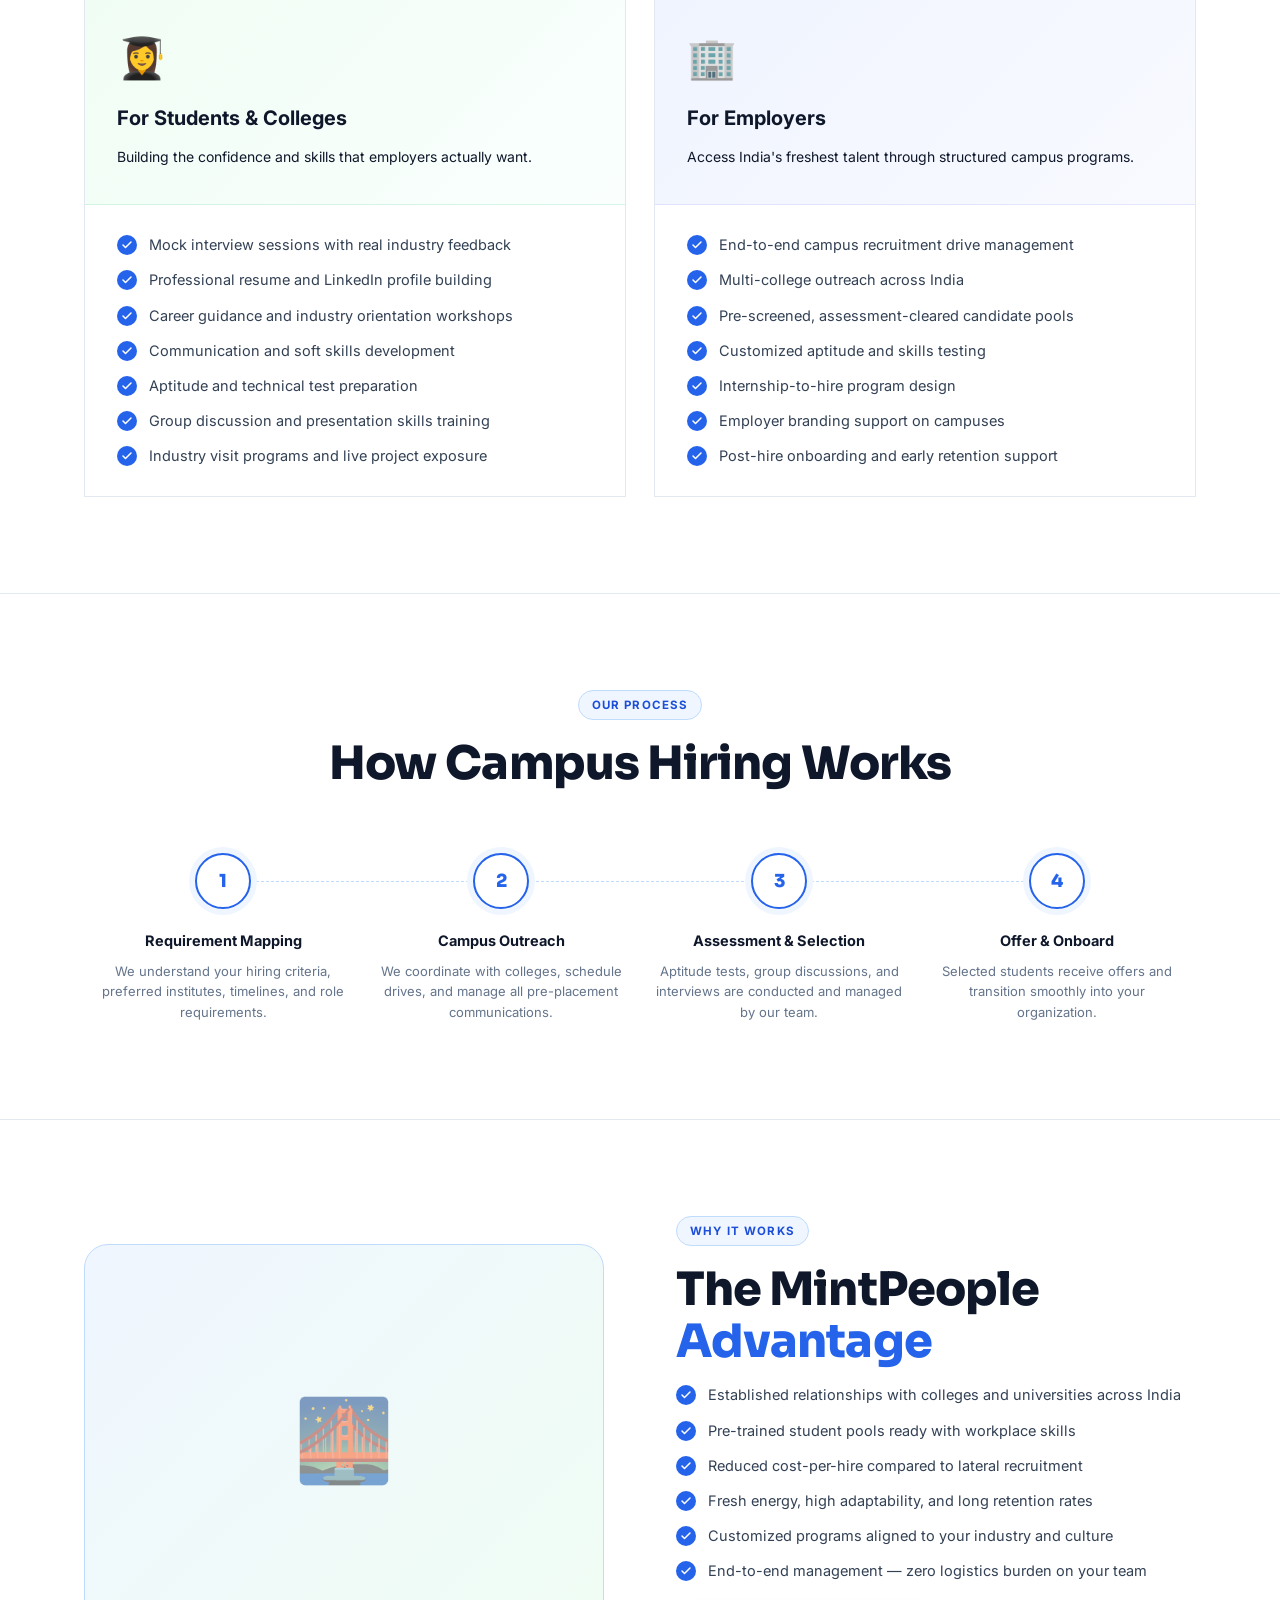
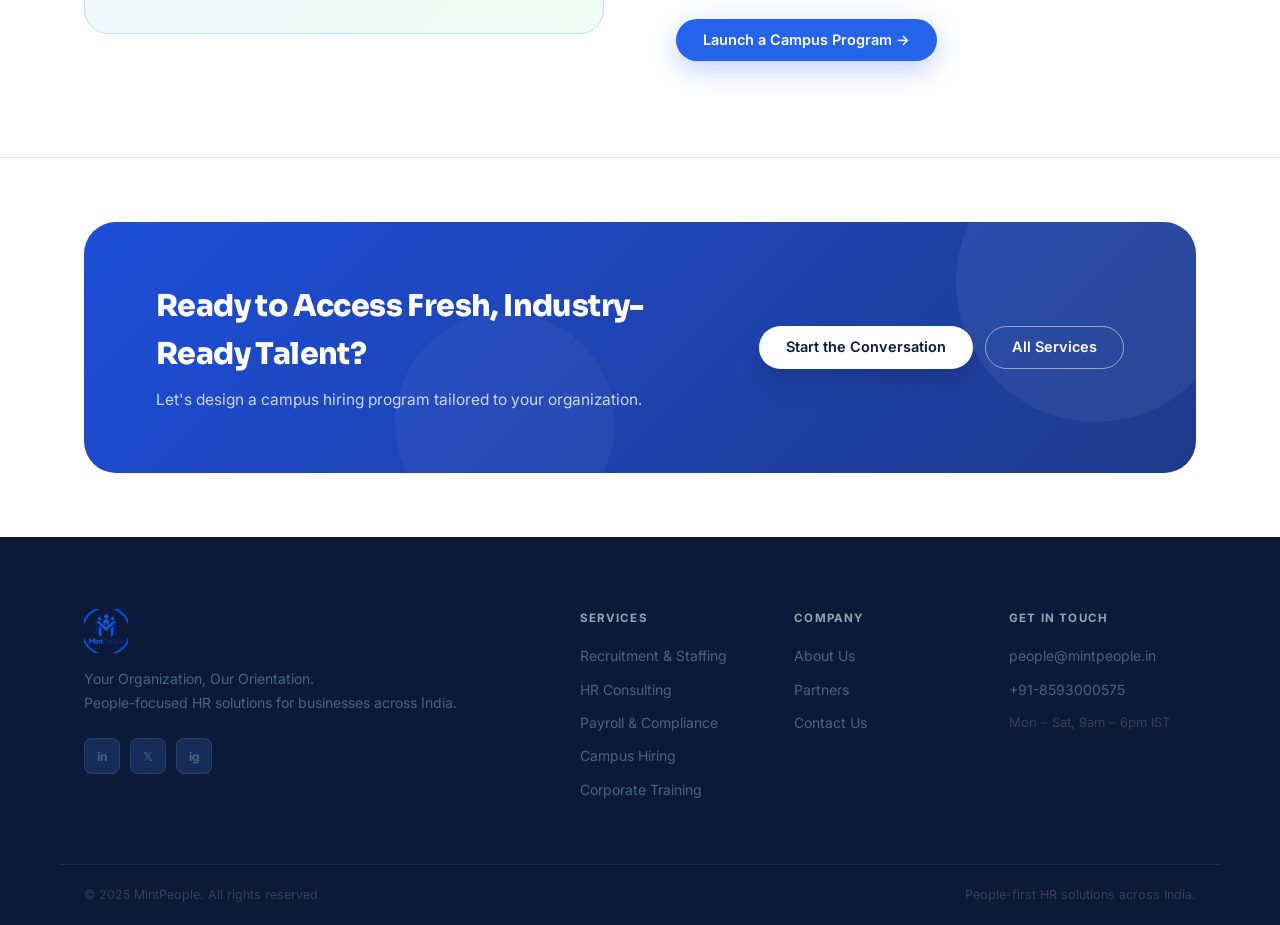
<file: services/campus-hiring.html>
<!DOCTYPE html>
<html lang="en">
<head>
  <meta charset="UTF-8" />
  <meta name="viewport" content="width=device-width, initial-scale=1.0" />
  <title>Campus Hiring & Placement Support — MintPeople</title>
  <meta name="description" content="MintPeople bridges academia and industry through campus hiring programs, mock interviews, resume building, and employability training." />
  <link rel="preconnect" href="https://fonts.googleapis.com" />
  <link rel="preconnect" href="https://fonts.gstatic.com" crossorigin />
  <link href="https://fonts.googleapis.com/css2?family=Inter:wght@300;400;500;600;700;800&family=Sora:wght@400;600;700;800&display=swap" rel="stylesheet" />
  <link rel="stylesheet" href="../css/main.css?v=3" />
</head>
<body class="pt-header">
  <div id="header-placeholder"></div>

  <section class="page-hero" style="background:linear-gradient(135deg,#f0fdf4 0%,#fafffe 60%,#f0f4ff 100%);">
    <div class="container">
      <div class="breadcrumb">
        <a href="../index.html">Home</a> <span>›</span>
        <a href="../services.html">Services</a> <span>›</span>
        <span>Campus Hiring</span>
      </div>
      <div class="eyebrow">🎓 Service 04</div>
      <h1 class="section-title">Campus Hiring &amp;<br /><em>Placement Support</em></h1>
      <p class="section-lead" style="max-width:640px;">MintPeople bridges the gap between academic institutions and industry — making students industry-ready and helping organizations tap into fresh, motivated talent.</p>
      <div class="page-hero__meta">
        <span class="page-hero__tag">Mock Interviews</span>
        <span class="page-hero__tag">Resume Building</span>
        <span class="page-hero__tag">Career Guidance</span>
        <span class="page-hero__tag">Employability Training</span>
        <span class="page-hero__tag">Campus Drives</span>
      </div>
    </div>
  </section>

  <section class="section">
    <div class="container">
      <div class="two-col">
        <div class="reveal">
          <div class="eyebrow">Who We Serve</div>
          <h2 class="section-title">Where Academia Meets<br /><em>Industry</em></h2>
          <p style="font-size:15px;color:var(--text-muted);line-height:1.8;margin-bottom:20px;">Most students graduate with theoretical knowledge but without the practical skills, confidence, or industry awareness that employers expect. At the same time, organizations struggle to identify and attract quality fresh talent efficiently.</p>
          <p style="font-size:15px;color:var(--text-muted);line-height:1.8;margin-bottom:32px;">MintPeople solves both problems. We work directly with colleges and universities to prepare students for the workplace — and with companies to run structured, effective campus hiring programs that bring in the best young talent.</p>
          <div style="display:flex;gap:14px;flex-wrap:wrap;">
            <a href="../contact.html" class="btn btn--primary btn--lg">For Colleges &amp; Students</a>
            <a href="../contact.html" class="btn btn--outline btn--lg">For Employers</a>
          </div>
        </div>
        <div class="two-col__img reveal">
          <div style="font-size:90px;opacity:.5;">🎓</div>
        </div>
      </div>
    </div>
  </section>

  <!-- TWO AUDIENCES -->
  <section class="section" style="background:var(--bg-subtle);border-top:1px solid var(--border);border-bottom:1px solid var(--border);">
    <div class="container">
      <div class="section-header">
        <div class="eyebrow">Our Programs</div>
        <h2 class="section-title">We Work With Both Sides<br /><em>of the Equation</em></h2>
      </div>
      <div class="audience-grid">
        <div class="audience-card reveal">
          <div class="audience-card__header audience-card__header--students">
            <span style="font-size:40px;">👩‍🎓</span>
            <h3>For Students &amp; Colleges</h3>
            <p>Building the confidence and skills that employers actually want.</p>
          </div>
          <div class="audience-card__body">
            <ul class="feature-list">
              <li>Mock interview sessions with real industry feedback</li>
              <li>Professional resume and LinkedIn profile building</li>
              <li>Career guidance and industry orientation workshops</li>
              <li>Communication and soft skills development</li>
              <li>Aptitude and technical test preparation</li>
              <li>Group discussion and presentation skills training</li>
              <li>Industry visit programs and live project exposure</li>
            </ul>
          </div>
        </div>
        <div class="audience-card reveal">
          <div class="audience-card__header audience-card__header--employers">
            <span style="font-size:40px;">🏢</span>
            <h3>For Employers</h3>
            <p>Access India's freshest talent through structured campus programs.</p>
          </div>
          <div class="audience-card__body">
            <ul class="feature-list">
              <li>End-to-end campus recruitment drive management</li>
              <li>Multi-college outreach across India</li>
              <li>Pre-screened, assessment-cleared candidate pools</li>
              <li>Customized aptitude and skills testing</li>
              <li>Internship-to-hire program design</li>
              <li>Employer branding support on campuses</li>
              <li>Post-hire onboarding and early retention support</li>
            </ul>
          </div>
        </div>
      </div>
    </div>
  </section>

  <section class="section">
    <div class="container">
      <div class="section-header">
        <div class="eyebrow">Our Process</div>
        <h2 class="section-title">How Campus Hiring Works</h2>
      </div>
      <div class="process-steps">
        <div class="process-step reveal">
          <div class="process-step__num">1</div>
          <h4>Requirement Mapping</h4>
          <p>We understand your hiring criteria, preferred institutes, timelines, and role requirements.</p>
        </div>
        <div class="process-step reveal">
          <div class="process-step__num">2</div>
          <h4>Campus Outreach</h4>
          <p>We coordinate with colleges, schedule drives, and manage all pre-placement communications.</p>
        </div>
        <div class="process-step reveal">
          <div class="process-step__num">3</div>
          <h4>Assessment &amp; Selection</h4>
          <p>Aptitude tests, group discussions, and interviews are conducted and managed by our team.</p>
        </div>
        <div class="process-step reveal">
          <div class="process-step__num">4</div>
          <h4>Offer &amp; Onboard</h4>
          <p>Selected students receive offers and transition smoothly into your organization.</p>
        </div>
      </div>
    </div>
  </section>

  <section class="section" style="background:var(--bg-subtle);border-top:1px solid var(--border);border-bottom:1px solid var(--border);">
    <div class="container">
      <div class="two-col">
        <div class="two-col__img reveal">
          <div style="font-size:80px;opacity:.5;">🌉</div>
        </div>
        <div class="reveal">
          <div class="eyebrow">Why It Works</div>
          <h2 class="section-title">The MintPeople<br /><em>Advantage</em></h2>
          <ul class="feature-list" style="margin-bottom:36px;">
            <li>Established relationships with colleges and universities across India</li>
            <li>Pre-trained student pools ready with workplace skills</li>
            <li>Reduced cost-per-hire compared to lateral recruitment</li>
            <li>Fresh energy, high adaptability, and long retention rates</li>
            <li>Customized programs aligned to your industry and culture</li>
            <li>End-to-end management — zero logistics burden on your team</li>
          </ul>
          <a href="../contact.html" class="btn btn--primary">Launch a Campus Program →</a>
        </div>
      </div>
    </div>
  </section>

  <section class="section--sm">
    <div class="container">
      <div class="cta-banner reveal">
        <div class="cta-banner__text">
          <div class="cta-banner__title">Ready to Access Fresh, Industry-Ready Talent?</div>
          <div class="cta-banner__sub">Let's design a campus hiring program tailored to your organization.</div>
        </div>
        <div class="cta-banner__actions">
          <a href="../contact.html" class="btn btn--white">Start the Conversation</a>
          <a href="../services.html" class="btn btn--outline" style="color:#fff;border-color:rgba(255,255,255,.5);">All Services</a>
        </div>
      </div>
    </div>
  </section>

  <div id="footer-placeholder"></div>
  <script src="../js/components.js"></script>
  <script src="../js/app.js"></script>
  <style>
    .audience-grid { display: grid; grid-template-columns: 1fr 1fr; gap: 28px; }
    .audience-card { background: var(--white); border: 1px solid var(--border); border-radius: var(--radius-lg); overflow: hidden; transition: all var(--transition); }
    .audience-card:hover { transform: translateY(-4px); box-shadow: var(--shadow-lg); }
    .audience-card__header { padding: 36px 32px; display: flex; flex-direction: column; gap: 12px; }
    .audience-card__header--students { background: linear-gradient(135deg, #f0fdf4, #fafffe); border-bottom: 1px solid rgba(29,184,122,.15); }
    .audience-card__header--employers { background: linear-gradient(135deg, #f0f4ff, #f8faff); border-bottom: 1px solid rgba(99,102,241,.12); }
    .audience-card__header h3 { font-size: 20px; font-weight: 700; }
    .audience-card__header p { font-size: 14px; color: var(--text-muted); }
    .audience-card__body { padding: 28px 32px; }
    @media(max-width:768px){ .audience-grid { grid-template-columns: 1fr; } }
  </style>
</body>
</html>
</file>
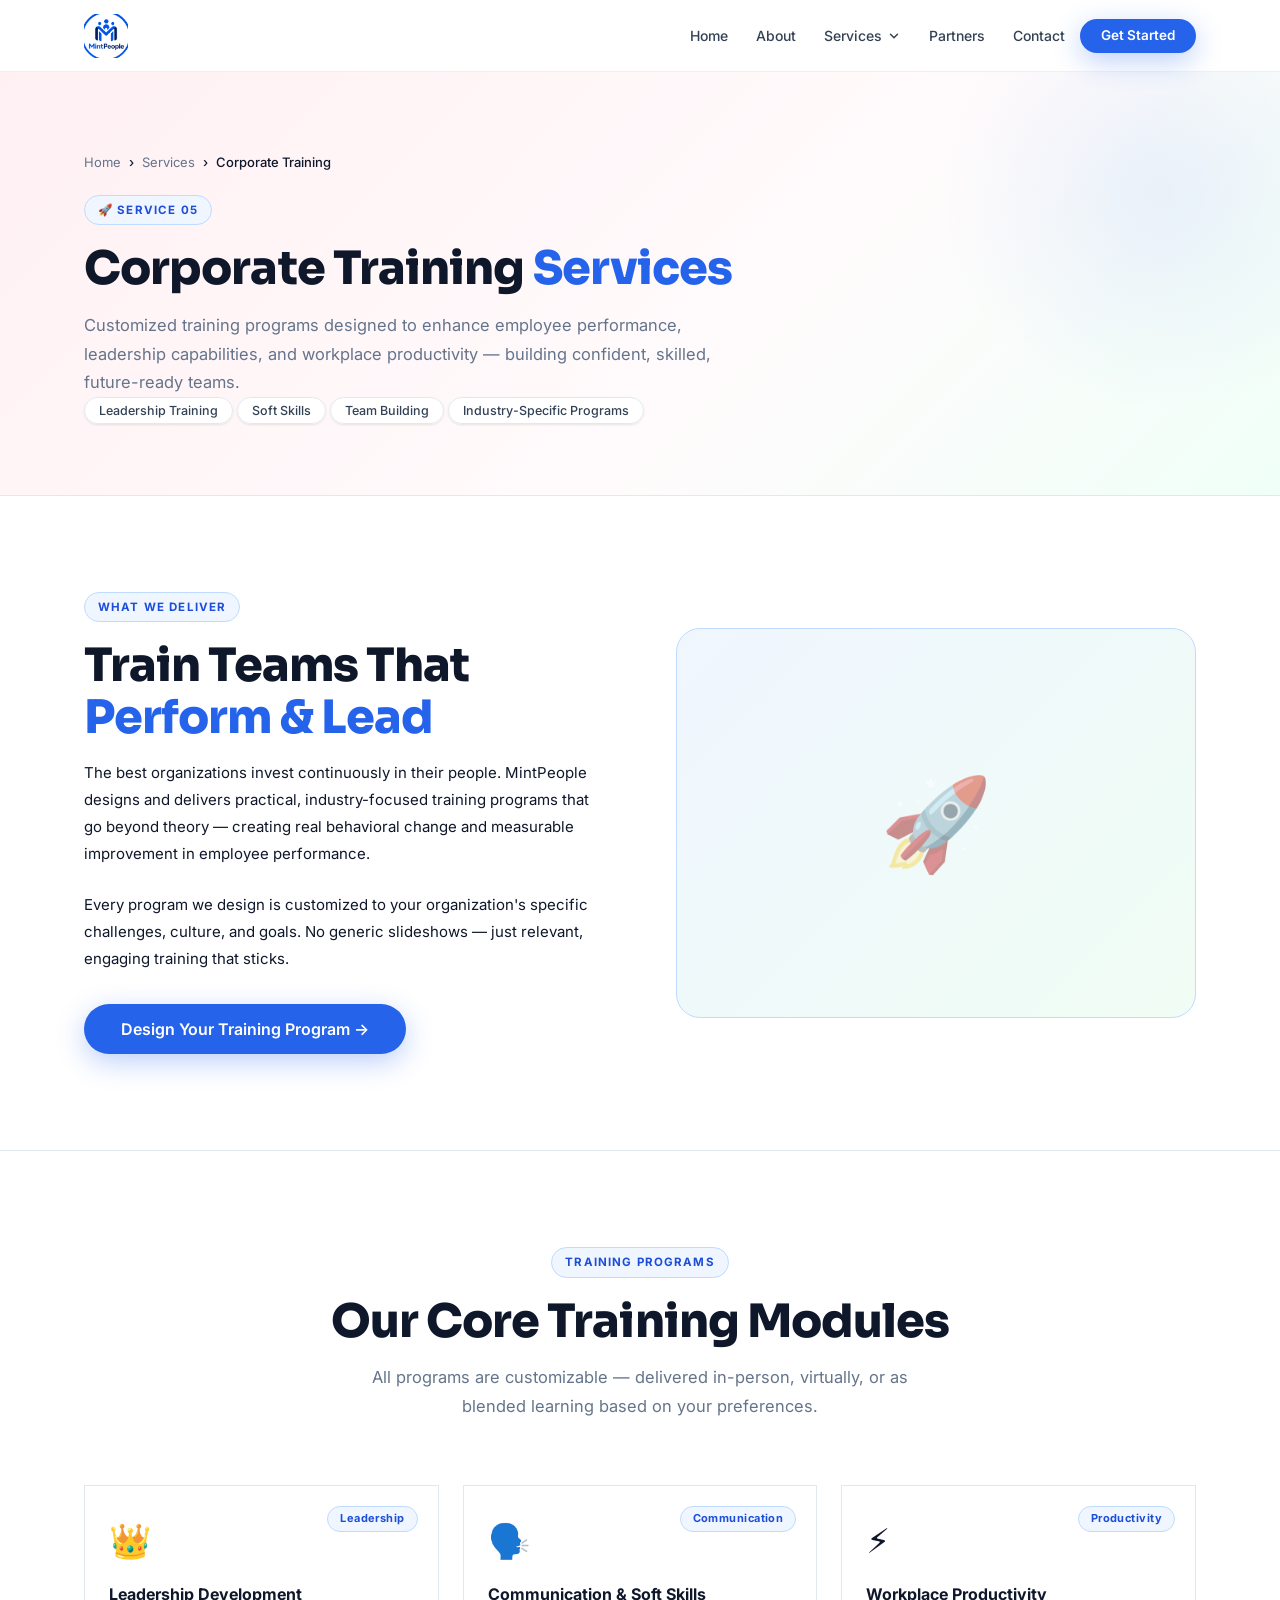
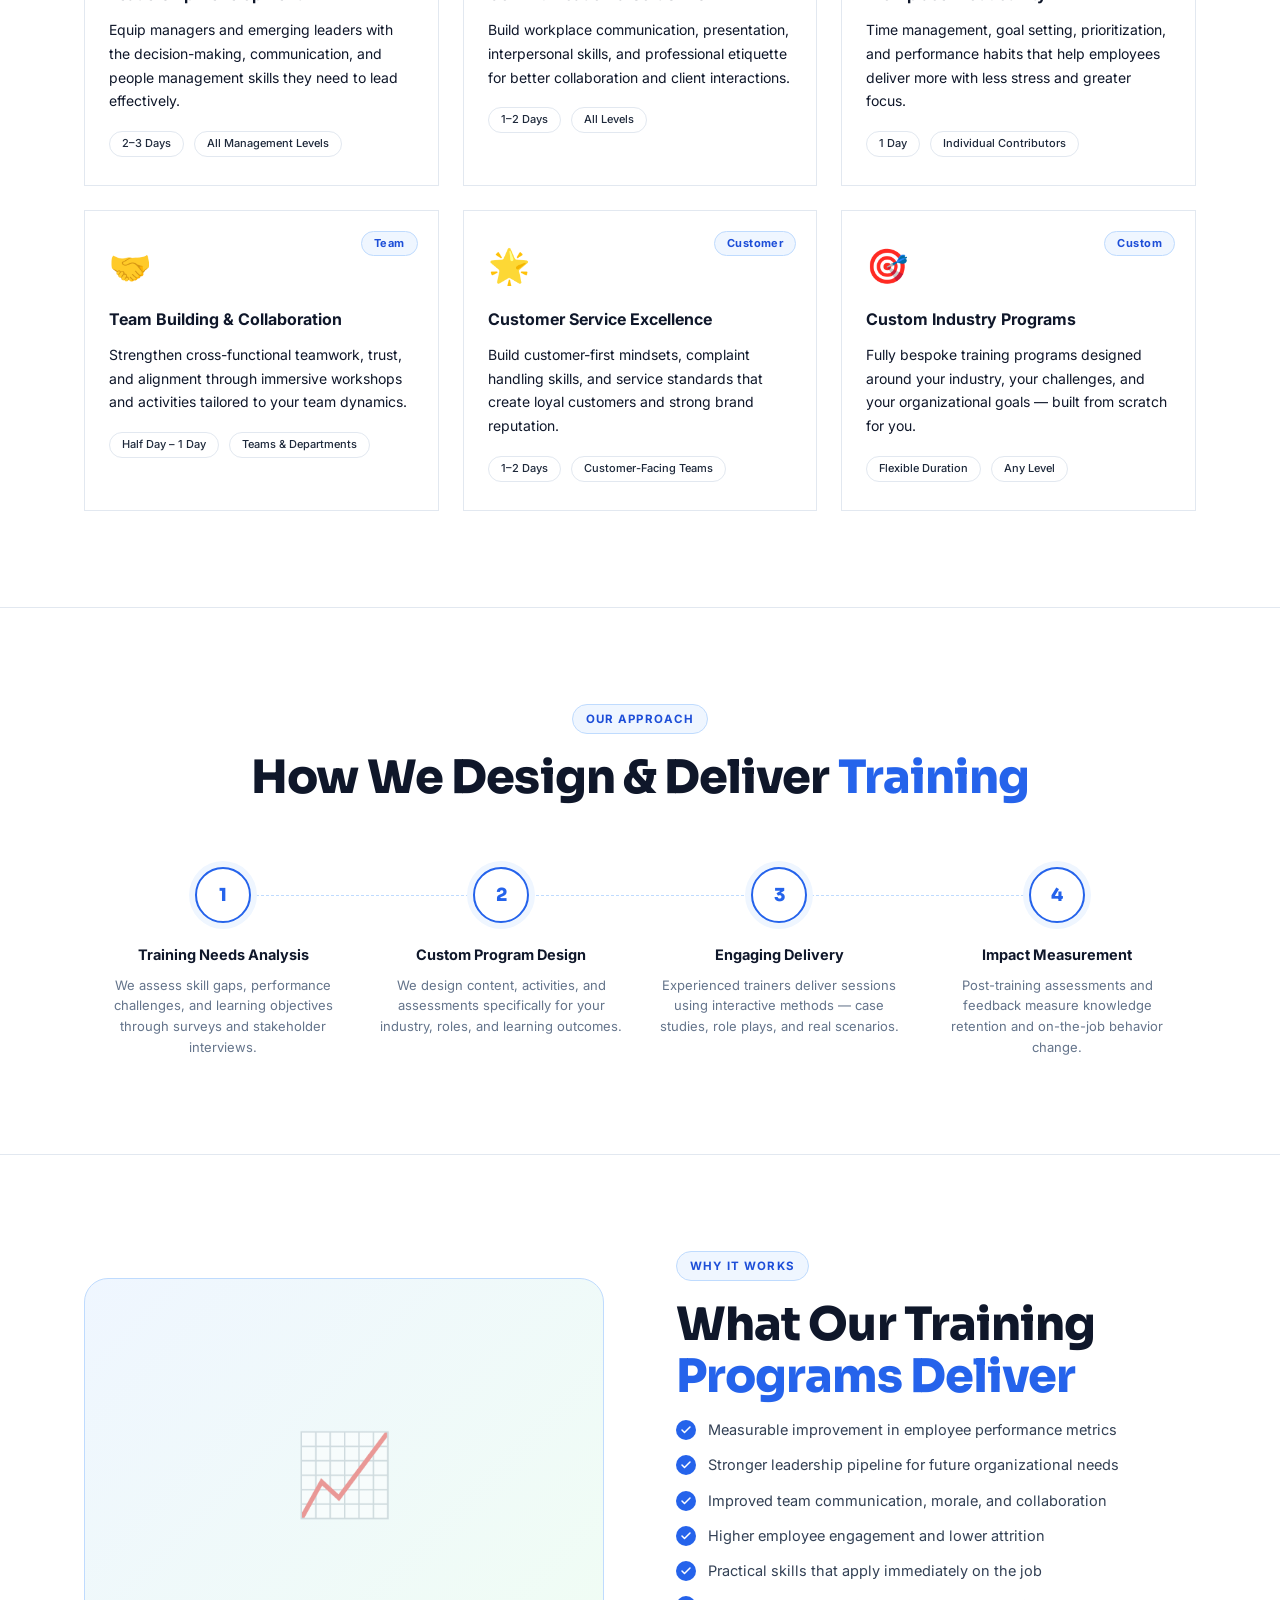
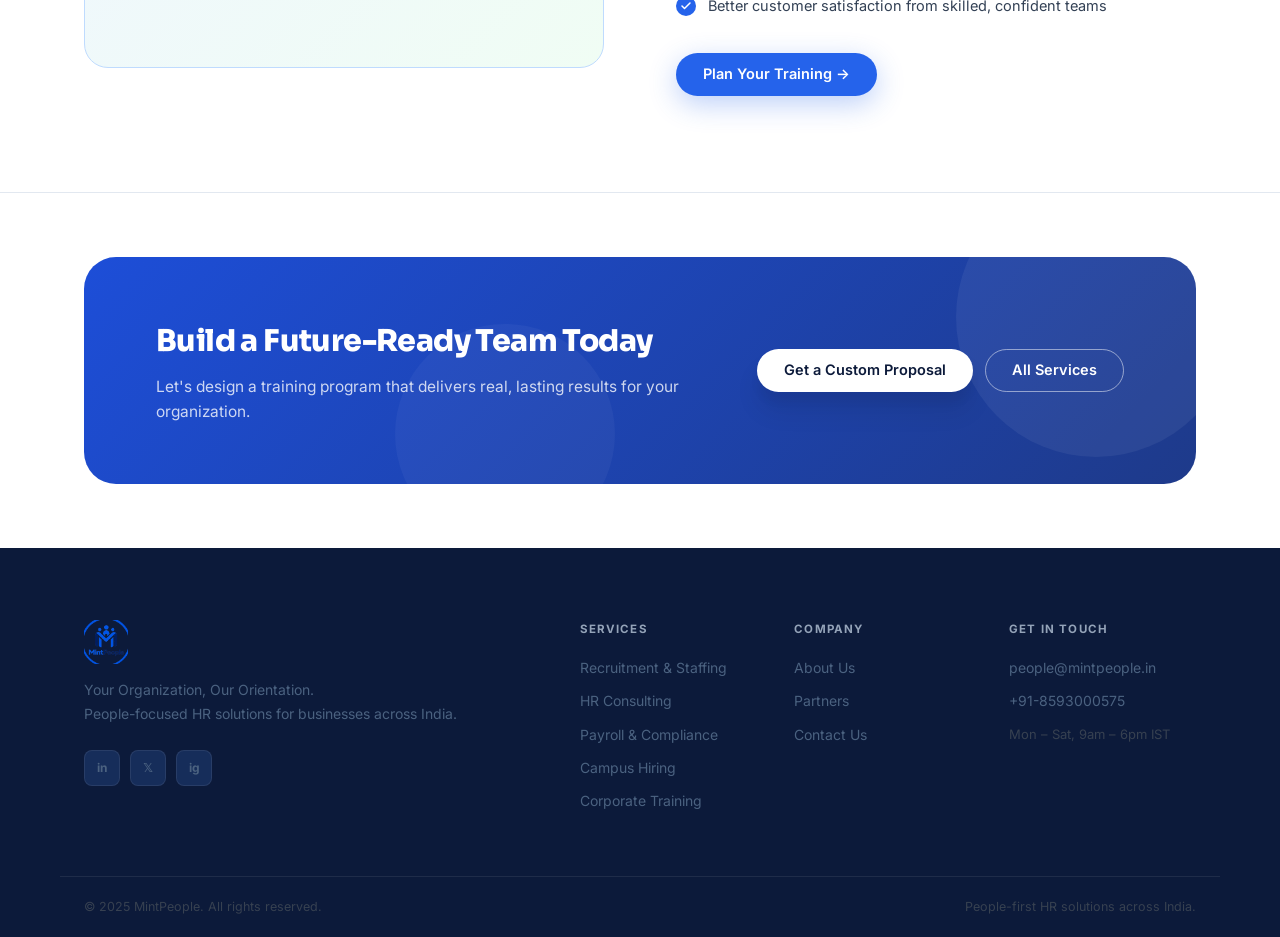
<file: services/corporate-training.html>
<!DOCTYPE html>
<html lang="en">
<head>
  <meta charset="UTF-8" />
  <meta name="viewport" content="width=device-width, initial-scale=1.0" />
  <title>Corporate Training Services — MintPeople</title>
  <meta name="description" content="MintPeople's corporate training programs enhance employee performance, leadership, and productivity — building future-ready teams." />
  <link rel="preconnect" href="https://fonts.googleapis.com" />
  <link rel="preconnect" href="https://fonts.gstatic.com" crossorigin />
  <link href="https://fonts.googleapis.com/css2?family=Inter:wght@300;400;500;600;700;800&family=Sora:wght@400;600;700;800&display=swap" rel="stylesheet" />
  <link rel="stylesheet" href="../css/main.css?v=3" />
</head>
<body class="pt-header">
  <div id="header-placeholder"></div>

  <section class="page-hero" style="background:linear-gradient(135deg,#fff0f3 0%,#fffbfc 60%,#f0fff8 100%);">
    <div class="container">
      <div class="breadcrumb">
        <a href="../index.html">Home</a> <span>›</span>
        <a href="../services.html">Services</a> <span>›</span>
        <span>Corporate Training</span>
      </div>
      <div class="eyebrow">🚀 Service 05</div>
      <h1 class="section-title">Corporate Training <em>Services</em></h1>
      <p class="section-lead" style="max-width:640px;">Customized training programs designed to enhance employee performance, leadership capabilities, and workplace productivity — building confident, skilled, future-ready teams.</p>
      <div class="page-hero__meta">
        <span class="page-hero__tag">Leadership Training</span>
        <span class="page-hero__tag">Soft Skills</span>
        <span class="page-hero__tag">Team Building</span>
        <span class="page-hero__tag">Industry-Specific Programs</span>
      </div>
    </div>
  </section>

  <section class="section">
    <div class="container">
      <div class="two-col">
        <div class="reveal">
          <div class="eyebrow">What We Deliver</div>
          <h2 class="section-title">Train Teams That<br /><em>Perform &amp; Lead</em></h2>
          <p style="font-size:15px;color:var(--text-muted);line-height:1.8;margin-bottom:24px;">The best organizations invest continuously in their people. MintPeople designs and delivers practical, industry-focused training programs that go beyond theory — creating real behavioral change and measurable improvement in employee performance.</p>
          <p style="font-size:15px;color:var(--text-muted);line-height:1.8;margin-bottom:32px;">Every program we design is customized to your organization's specific challenges, culture, and goals. No generic slideshows — just relevant, engaging training that sticks.</p>
          <a href="../contact.html" class="btn btn--primary btn--lg">Design Your Training Program →</a>
        </div>
        <div class="two-col__img reveal">
          <div style="font-size:90px;opacity:.5;">🚀</div>
        </div>
      </div>
    </div>
  </section>

  <section class="section" style="background:var(--bg-subtle);border-top:1px solid var(--border);border-bottom:1px solid var(--border);">
    <div class="container">
      <div class="section-header">
        <div class="eyebrow">Training Programs</div>
        <h2 class="section-title">Our Core Training Modules</h2>
        <p class="section-lead section-lead--center">All programs are customizable — delivered in-person, virtually, or as blended learning based on your preferences.</p>
      </div>
      <div class="training-grid">
        <div class="training-card reveal">
          <div class="training-card__badge">Leadership</div>
          <div class="training-card__icon">👑</div>
          <h4>Leadership Development</h4>
          <p>Equip managers and emerging leaders with the decision-making, communication, and people management skills they need to lead effectively.</p>
          <div class="training-card__meta">
            <span>2–3 Days</span>
            <span>All Management Levels</span>
          </div>
        </div>
        <div class="training-card reveal">
          <div class="training-card__badge">Communication</div>
          <div class="training-card__icon">🗣️</div>
          <h4>Communication &amp; Soft Skills</h4>
          <p>Build workplace communication, presentation, interpersonal skills, and professional etiquette for better collaboration and client interactions.</p>
          <div class="training-card__meta">
            <span>1–2 Days</span>
            <span>All Levels</span>
          </div>
        </div>
        <div class="training-card reveal">
          <div class="training-card__badge">Productivity</div>
          <div class="training-card__icon">⚡</div>
          <h4>Workplace Productivity</h4>
          <p>Time management, goal setting, prioritization, and performance habits that help employees deliver more with less stress and greater focus.</p>
          <div class="training-card__meta">
            <span>1 Day</span>
            <span>Individual Contributors</span>
          </div>
        </div>
        <div class="training-card reveal">
          <div class="training-card__badge">Team</div>
          <div class="training-card__icon">🤝</div>
          <h4>Team Building &amp; Collaboration</h4>
          <p>Strengthen cross-functional teamwork, trust, and alignment through immersive workshops and activities tailored to your team dynamics.</p>
          <div class="training-card__meta">
            <span>Half Day – 1 Day</span>
            <span>Teams &amp; Departments</span>
          </div>
        </div>
        <div class="training-card reveal">
          <div class="training-card__badge">Customer</div>
          <div class="training-card__icon">🌟</div>
          <h4>Customer Service Excellence</h4>
          <p>Build customer-first mindsets, complaint handling skills, and service standards that create loyal customers and strong brand reputation.</p>
          <div class="training-card__meta">
            <span>1–2 Days</span>
            <span>Customer-Facing Teams</span>
          </div>
        </div>
        <div class="training-card reveal">
          <div class="training-card__badge">Custom</div>
          <div class="training-card__icon">🎯</div>
          <h4>Custom Industry Programs</h4>
          <p>Fully bespoke training programs designed around your industry, your challenges, and your organizational goals — built from scratch for you.</p>
          <div class="training-card__meta">
            <span>Flexible Duration</span>
            <span>Any Level</span>
          </div>
        </div>
      </div>
    </div>
  </section>

  <section class="section">
    <div class="container">
      <div class="section-header">
        <div class="eyebrow">Our Approach</div>
        <h2 class="section-title">How We Design &amp; Deliver <em>Training</em></h2>
      </div>
      <div class="process-steps">
        <div class="process-step reveal">
          <div class="process-step__num">1</div>
          <h4>Training Needs Analysis</h4>
          <p>We assess skill gaps, performance challenges, and learning objectives through surveys and stakeholder interviews.</p>
        </div>
        <div class="process-step reveal">
          <div class="process-step__num">2</div>
          <h4>Custom Program Design</h4>
          <p>We design content, activities, and assessments specifically for your industry, roles, and learning outcomes.</p>
        </div>
        <div class="process-step reveal">
          <div class="process-step__num">3</div>
          <h4>Engaging Delivery</h4>
          <p>Experienced trainers deliver sessions using interactive methods — case studies, role plays, and real scenarios.</p>
        </div>
        <div class="process-step reveal">
          <div class="process-step__num">4</div>
          <h4>Impact Measurement</h4>
          <p>Post-training assessments and feedback measure knowledge retention and on-the-job behavior change.</p>
        </div>
      </div>
    </div>
  </section>

  <section class="section" style="background:var(--bg-subtle);border-top:1px solid var(--border);border-bottom:1px solid var(--border);">
    <div class="container">
      <div class="two-col">
        <div class="two-col__img reveal">
          <div style="font-size:80px;opacity:.5;">📈</div>
        </div>
        <div class="reveal">
          <div class="eyebrow">Why It Works</div>
          <h2 class="section-title">What Our Training<br /><em>Programs Deliver</em></h2>
          <ul class="feature-list" style="margin-bottom:36px;">
            <li>Measurable improvement in employee performance metrics</li>
            <li>Stronger leadership pipeline for future organizational needs</li>
            <li>Improved team communication, morale, and collaboration</li>
            <li>Higher employee engagement and lower attrition</li>
            <li>Practical skills that apply immediately on the job</li>
            <li>Better customer satisfaction from skilled, confident teams</li>
          </ul>
          <a href="../contact.html" class="btn btn--primary">Plan Your Training →</a>
        </div>
      </div>
    </div>
  </section>

  <section class="section--sm">
    <div class="container">
      <div class="cta-banner reveal">
        <div class="cta-banner__text">
          <div class="cta-banner__title">Build a Future-Ready Team Today</div>
          <div class="cta-banner__sub">Let's design a training program that delivers real, lasting results for your organization.</div>
        </div>
        <div class="cta-banner__actions">
          <a href="../contact.html" class="btn btn--white">Get a Custom Proposal</a>
          <a href="../services.html" class="btn btn--outline" style="color:#fff;border-color:rgba(255,255,255,.5);">All Services</a>
        </div>
      </div>
    </div>
  </section>

  <div id="footer-placeholder"></div>
  <script src="../js/components.js"></script>
  <script src="../js/app.js"></script>
  <style>
    .training-grid { display: grid; grid-template-columns: repeat(3,1fr); gap: 24px; }
    .training-card { background: var(--white); border: 1px solid var(--border); border-radius: var(--radius); padding: 28px 24px; transition: all var(--transition); position: relative; }
    .training-card:hover { transform: translateY(-5px); box-shadow: var(--shadow-lg); border-color: rgba(29,184,122,.25); }
    .training-card__badge { position: absolute; top: 20px; right: 20px; background: var(--mint-light); color: var(--mint-dark); border: 1px solid var(--mint-mid); border-radius: 100px; padding: 3px 12px; font-size: 11px; font-weight: 700; letter-spacing: .04em; }
    .training-card__icon { font-size: 34px; margin-bottom: 14px; }
    .training-card h4 { font-size: 16px; font-weight: 700; margin-bottom: 10px; padding-right: 60px; }
    .training-card p { font-size: 14px; color: var(--text-muted); line-height: 1.7; margin-bottom: 18px; }
    .training-card__meta { display: flex; gap: 10px; flex-wrap: wrap; }
    .training-card__meta span { background: var(--bg-subtle); border: 1px solid var(--border); border-radius: 100px; padding: 3px 12px; font-size: 11px; font-weight: 500; color: var(--text-2); }
    @media(max-width:768px){ .training-grid { grid-template-columns: 1fr 1fr; } }
    @media(max-width:480px){ .training-grid { grid-template-columns: 1fr; } }
  </style>
</body>
</html>
</file>
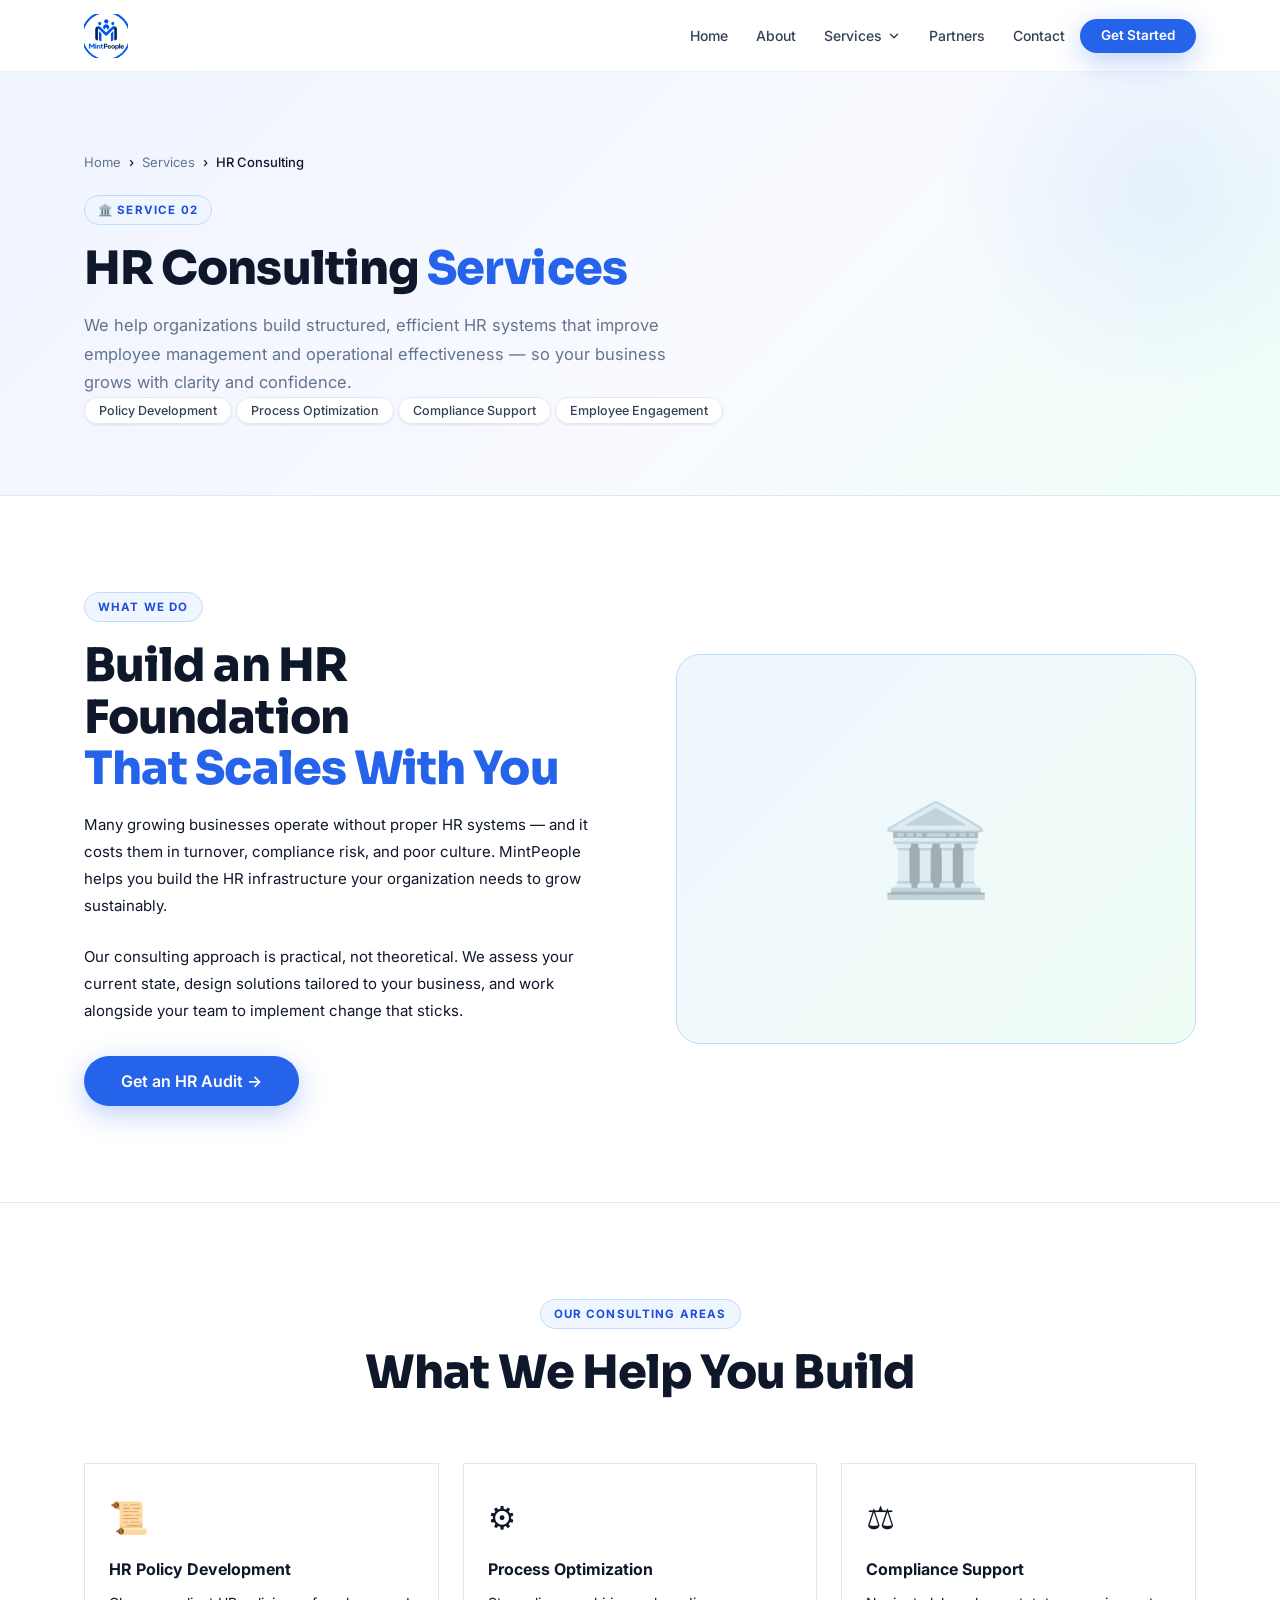
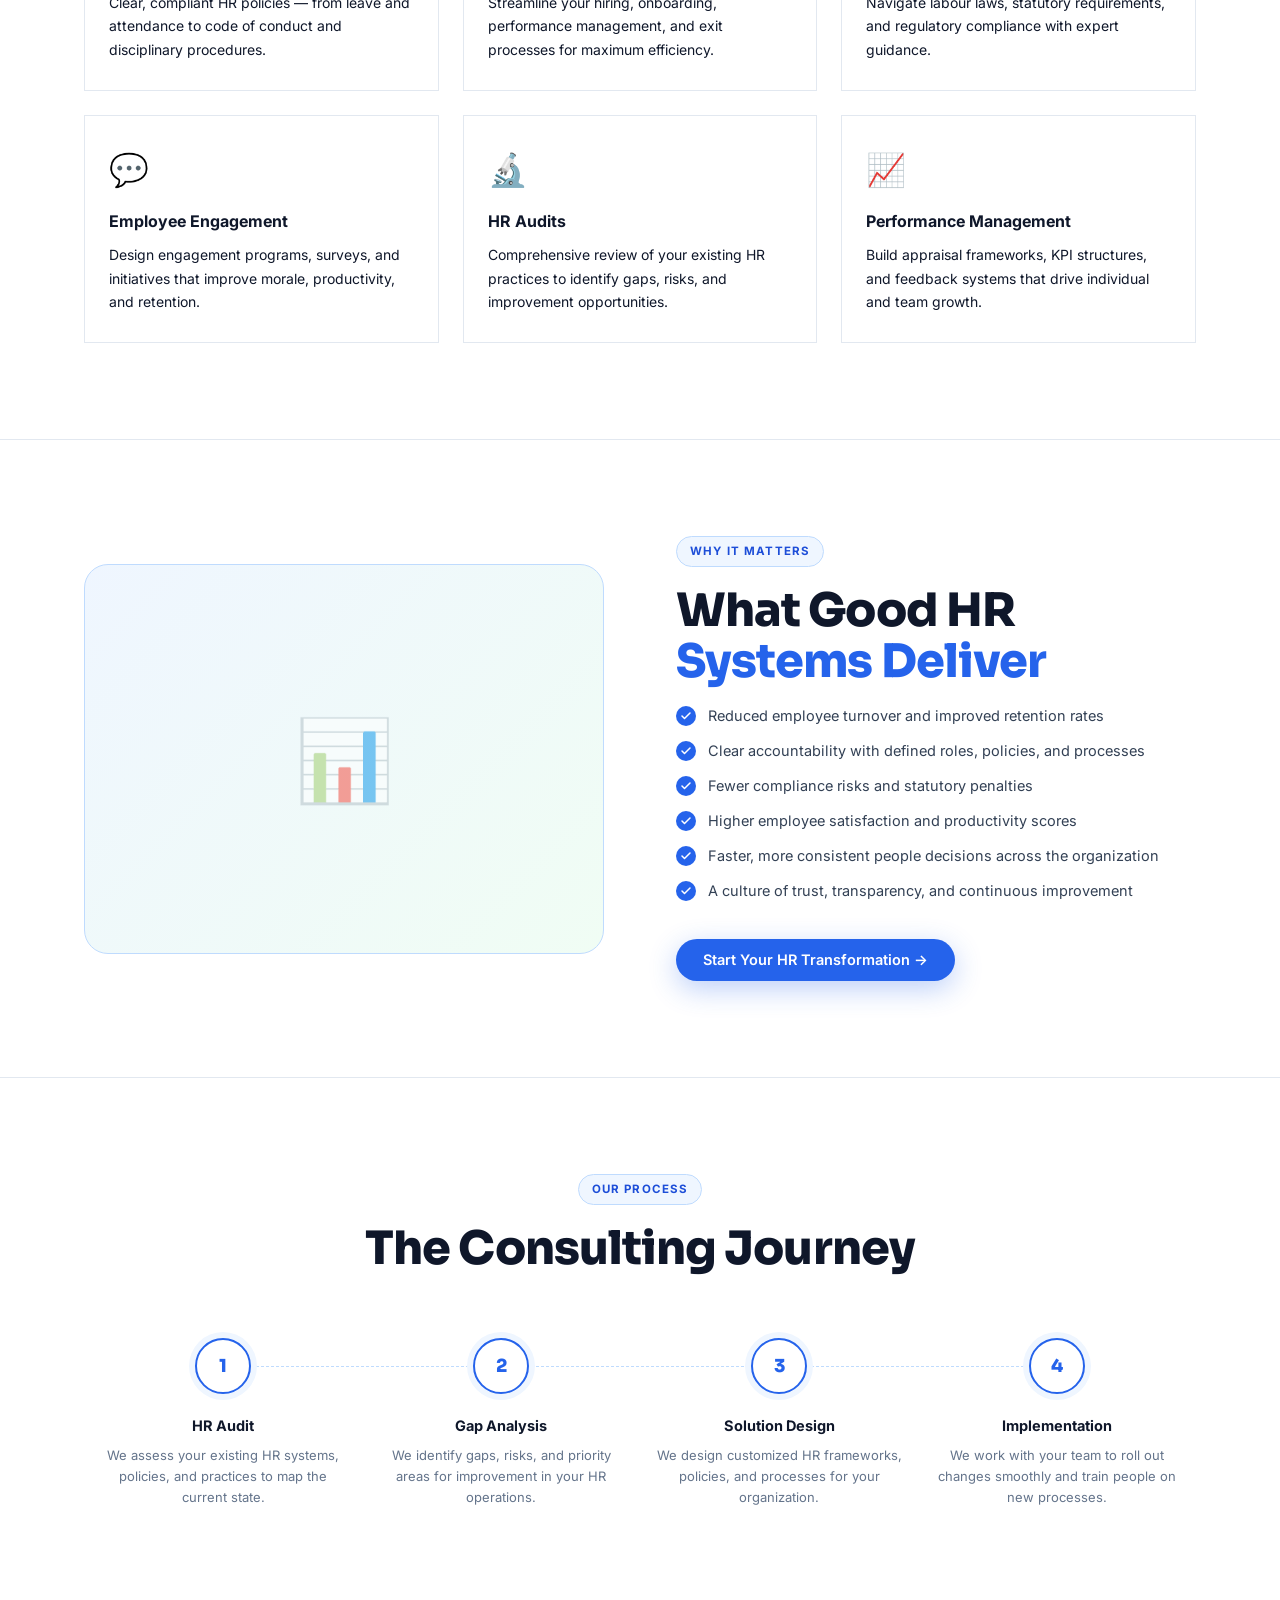
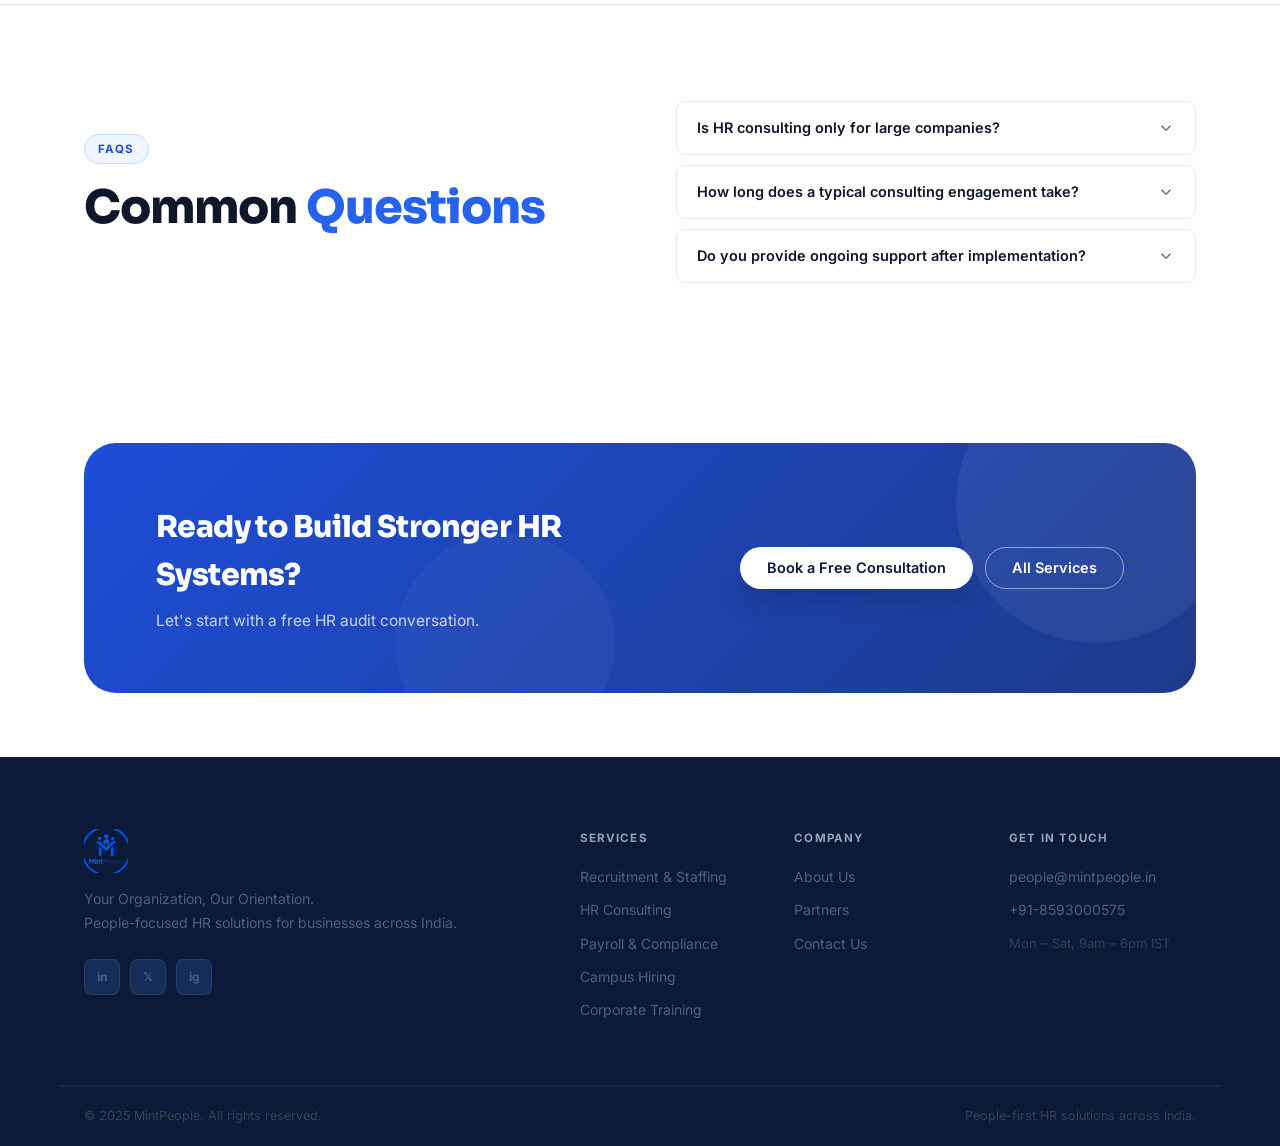
<file: services/hr-consulting.html>
<!DOCTYPE html>
<html lang="en">
<head>
  <meta charset="UTF-8" />
  <meta name="viewport" content="width=device-width, initial-scale=1.0" />
  <title>HR Consulting Services — MintPeople</title>
  <meta name="description" content="MintPeople's HR consulting services help organizations build structured, efficient HR systems — policy development, compliance, and employee engagement." />
  <link rel="preconnect" href="https://fonts.googleapis.com" />
  <link rel="preconnect" href="https://fonts.gstatic.com" crossorigin />
  <link href="https://fonts.googleapis.com/css2?family=Inter:wght@300;400;500;600;700;800&family=Sora:wght@400;600;700;800&display=swap" rel="stylesheet" />
  <link rel="stylesheet" href="../css/main.css?v=3" />
</head>
<body class="pt-header">
  <div id="header-placeholder"></div>

  <section class="page-hero" style="background:linear-gradient(135deg,#f0f4ff 0%,#f8faff 60%,#f0fff8 100%);">
    <div class="container">
      <div class="breadcrumb">
        <a href="../index.html">Home</a> <span>›</span>
        <a href="../services.html">Services</a> <span>›</span>
        <span>HR Consulting</span>
      </div>
      <div class="eyebrow">🏛️ Service 02</div>
      <h1 class="section-title">HR Consulting <em>Services</em></h1>
      <p class="section-lead" style="max-width:620px;">We help organizations build structured, efficient HR systems that improve employee management and operational effectiveness — so your business grows with clarity and confidence.</p>
      <div class="page-hero__meta">
        <span class="page-hero__tag">Policy Development</span>
        <span class="page-hero__tag">Process Optimization</span>
        <span class="page-hero__tag">Compliance Support</span>
        <span class="page-hero__tag">Employee Engagement</span>
      </div>
    </div>
  </section>

  <section class="section">
    <div class="container">
      <div class="two-col">
        <div class="reveal">
          <div class="eyebrow">What We Do</div>
          <h2 class="section-title">Build an HR Foundation<br /><em>That Scales With You</em></h2>
          <p style="font-size:15px;color:var(--text-muted);line-height:1.8;margin-bottom:24px;">Many growing businesses operate without proper HR systems — and it costs them in turnover, compliance risk, and poor culture. MintPeople helps you build the HR infrastructure your organization needs to grow sustainably.</p>
          <p style="font-size:15px;color:var(--text-muted);line-height:1.8;margin-bottom:32px;">Our consulting approach is practical, not theoretical. We assess your current state, design solutions tailored to your business, and work alongside your team to implement change that sticks.</p>
          <a href="../contact.html" class="btn btn--primary btn--lg">Get an HR Audit →</a>
        </div>
        <div class="two-col__img reveal">
          <div style="font-size:90px;opacity:.5;">🏛️</div>
        </div>
      </div>
    </div>
  </section>

  <section class="section" style="background:var(--bg-subtle);border-top:1px solid var(--border);border-bottom:1px solid var(--border);">
    <div class="container">
      <div class="section-header">
        <div class="eyebrow">Our Consulting Areas</div>
        <h2 class="section-title">What We Help You Build</h2>
      </div>
      <div class="offering-grid">
        <div class="offering-card reveal">
          <div class="offering-card__icon">📜</div>
          <h4>HR Policy Development</h4>
          <p>Clear, compliant HR policies — from leave and attendance to code of conduct and disciplinary procedures.</p>
        </div>
        <div class="offering-card reveal">
          <div class="offering-card__icon">⚙️</div>
          <h4>Process Optimization</h4>
          <p>Streamline your hiring, onboarding, performance management, and exit processes for maximum efficiency.</p>
        </div>
        <div class="offering-card reveal">
          <div class="offering-card__icon">⚖️</div>
          <h4>Compliance Support</h4>
          <p>Navigate labour laws, statutory requirements, and regulatory compliance with expert guidance.</p>
        </div>
        <div class="offering-card reveal">
          <div class="offering-card__icon">💬</div>
          <h4>Employee Engagement</h4>
          <p>Design engagement programs, surveys, and initiatives that improve morale, productivity, and retention.</p>
        </div>
        <div class="offering-card reveal">
          <div class="offering-card__icon">🔬</div>
          <h4>HR Audits</h4>
          <p>Comprehensive review of your existing HR practices to identify gaps, risks, and improvement opportunities.</p>
        </div>
        <div class="offering-card reveal">
          <div class="offering-card__icon">📈</div>
          <h4>Performance Management</h4>
          <p>Build appraisal frameworks, KPI structures, and feedback systems that drive individual and team growth.</p>
        </div>
      </div>
    </div>
  </section>

  <section class="section">
    <div class="container">
      <div class="two-col">
        <div class="two-col__img reveal">
          <div style="font-size:80px;opacity:.5;">📊</div>
        </div>
        <div class="reveal">
          <div class="eyebrow">Why It Matters</div>
          <h2 class="section-title">What Good HR <em>Systems Deliver</em></h2>
          <ul class="feature-list" style="margin-bottom:36px;">
            <li>Reduced employee turnover and improved retention rates</li>
            <li>Clear accountability with defined roles, policies, and processes</li>
            <li>Fewer compliance risks and statutory penalties</li>
            <li>Higher employee satisfaction and productivity scores</li>
            <li>Faster, more consistent people decisions across the organization</li>
            <li>A culture of trust, transparency, and continuous improvement</li>
          </ul>
          <a href="../contact.html" class="btn btn--primary">Start Your HR Transformation →</a>
        </div>
      </div>
    </div>
  </section>

  <section class="section" style="background:var(--bg-subtle);border-top:1px solid var(--border);border-bottom:1px solid var(--border);">
    <div class="container">
      <div class="section-header">
        <div class="eyebrow">Our Process</div>
        <h2 class="section-title">The Consulting Journey</h2>
      </div>
      <div class="process-steps">
        <div class="process-step reveal">
          <div class="process-step__num">1</div>
          <h4>HR Audit</h4>
          <p>We assess your existing HR systems, policies, and practices to map the current state.</p>
        </div>
        <div class="process-step reveal">
          <div class="process-step__num">2</div>
          <h4>Gap Analysis</h4>
          <p>We identify gaps, risks, and priority areas for improvement in your HR operations.</p>
        </div>
        <div class="process-step reveal">
          <div class="process-step__num">3</div>
          <h4>Solution Design</h4>
          <p>We design customized HR frameworks, policies, and processes for your organization.</p>
        </div>
        <div class="process-step reveal">
          <div class="process-step__num">4</div>
          <h4>Implementation</h4>
          <p>We work with your team to roll out changes smoothly and train people on new processes.</p>
        </div>
      </div>
    </div>
  </section>

  <section class="section">
    <div class="container">
      <div class="two-col">
        <div class="reveal">
          <div class="eyebrow">FAQs</div>
          <h2 class="section-title">Common <em>Questions</em></h2>
        </div>
        <div class="faq-list reveal">
          <div class="faq-item">
            <button class="faq-question">Is HR consulting only for large companies? <svg class="faq-chevron" viewBox="0 0 24 24" fill="none" stroke="currentColor" stroke-width="2"><path d="M6 9l6 6 6-6"/></svg></button>
            <div class="faq-answer">Not at all. In fact, growing SMEs often benefit the most — getting the right HR foundations in place early prevents costly problems later. We work with businesses of all sizes.</div>
          </div>
          <div class="faq-item">
            <button class="faq-question">How long does a typical consulting engagement take? <svg class="faq-chevron" viewBox="0 0 24 24" fill="none" stroke="currentColor" stroke-width="2"><path d="M6 9l6 6 6-6"/></svg></button>
            <div class="faq-answer">It depends on the scope. An HR audit can be completed in 2–3 weeks. A full HR systems overhaul may take 2–4 months. We'll give you a clear timeline upfront.</div>
          </div>
          <div class="faq-item">
            <button class="faq-question">Do you provide ongoing support after implementation? <svg class="faq-chevron" viewBox="0 0 24 24" fill="none" stroke="currentColor" stroke-width="2"><path d="M6 9l6 6 6-6"/></svg></button>
            <div class="faq-answer">Yes. We offer retainer-based ongoing HR consulting support for organizations that want a consistent HR partner beyond project-based work.</div>
          </div>
        </div>
      </div>
    </div>
  </section>

  <section class="section--sm">
    <div class="container">
      <div class="cta-banner reveal">
        <div class="cta-banner__text">
          <div class="cta-banner__title">Ready to Build Stronger HR Systems?</div>
          <div class="cta-banner__sub">Let's start with a free HR audit conversation.</div>
        </div>
        <div class="cta-banner__actions">
          <a href="../contact.html" class="btn btn--white">Book a Free Consultation</a>
          <a href="../services.html" class="btn btn--outline" style="color:#fff;border-color:rgba(255,255,255,.5);">All Services</a>
        </div>
      </div>
    </div>
  </section>

  <div id="footer-placeholder"></div>
  <script src="../js/components.js"></script>
  <script src="../js/app.js"></script>
  <style>
    .offering-grid { display: grid; grid-template-columns: repeat(3,1fr); gap: 24px; }
    .offering-card { background: var(--white); border: 1px solid var(--border); border-radius: var(--radius); padding: 28px 24px; transition: all var(--transition); }
    .offering-card:hover { transform: translateY(-4px); box-shadow: var(--shadow-lg); border-color: rgba(29,184,122,.3); }
    .offering-card__icon { font-size: 32px; margin-bottom: 14px; }
    .offering-card h4 { font-size: 16px; font-weight: 700; margin-bottom: 8px; }
    .offering-card p { font-size: 14px; color: var(--text-muted); line-height: 1.7; }
    @media(max-width:768px){ .offering-grid { grid-template-columns: 1fr 1fr; } }
    @media(max-width:480px){ .offering-grid { grid-template-columns: 1fr; } }
  </style>
</body>
</html>
</file>
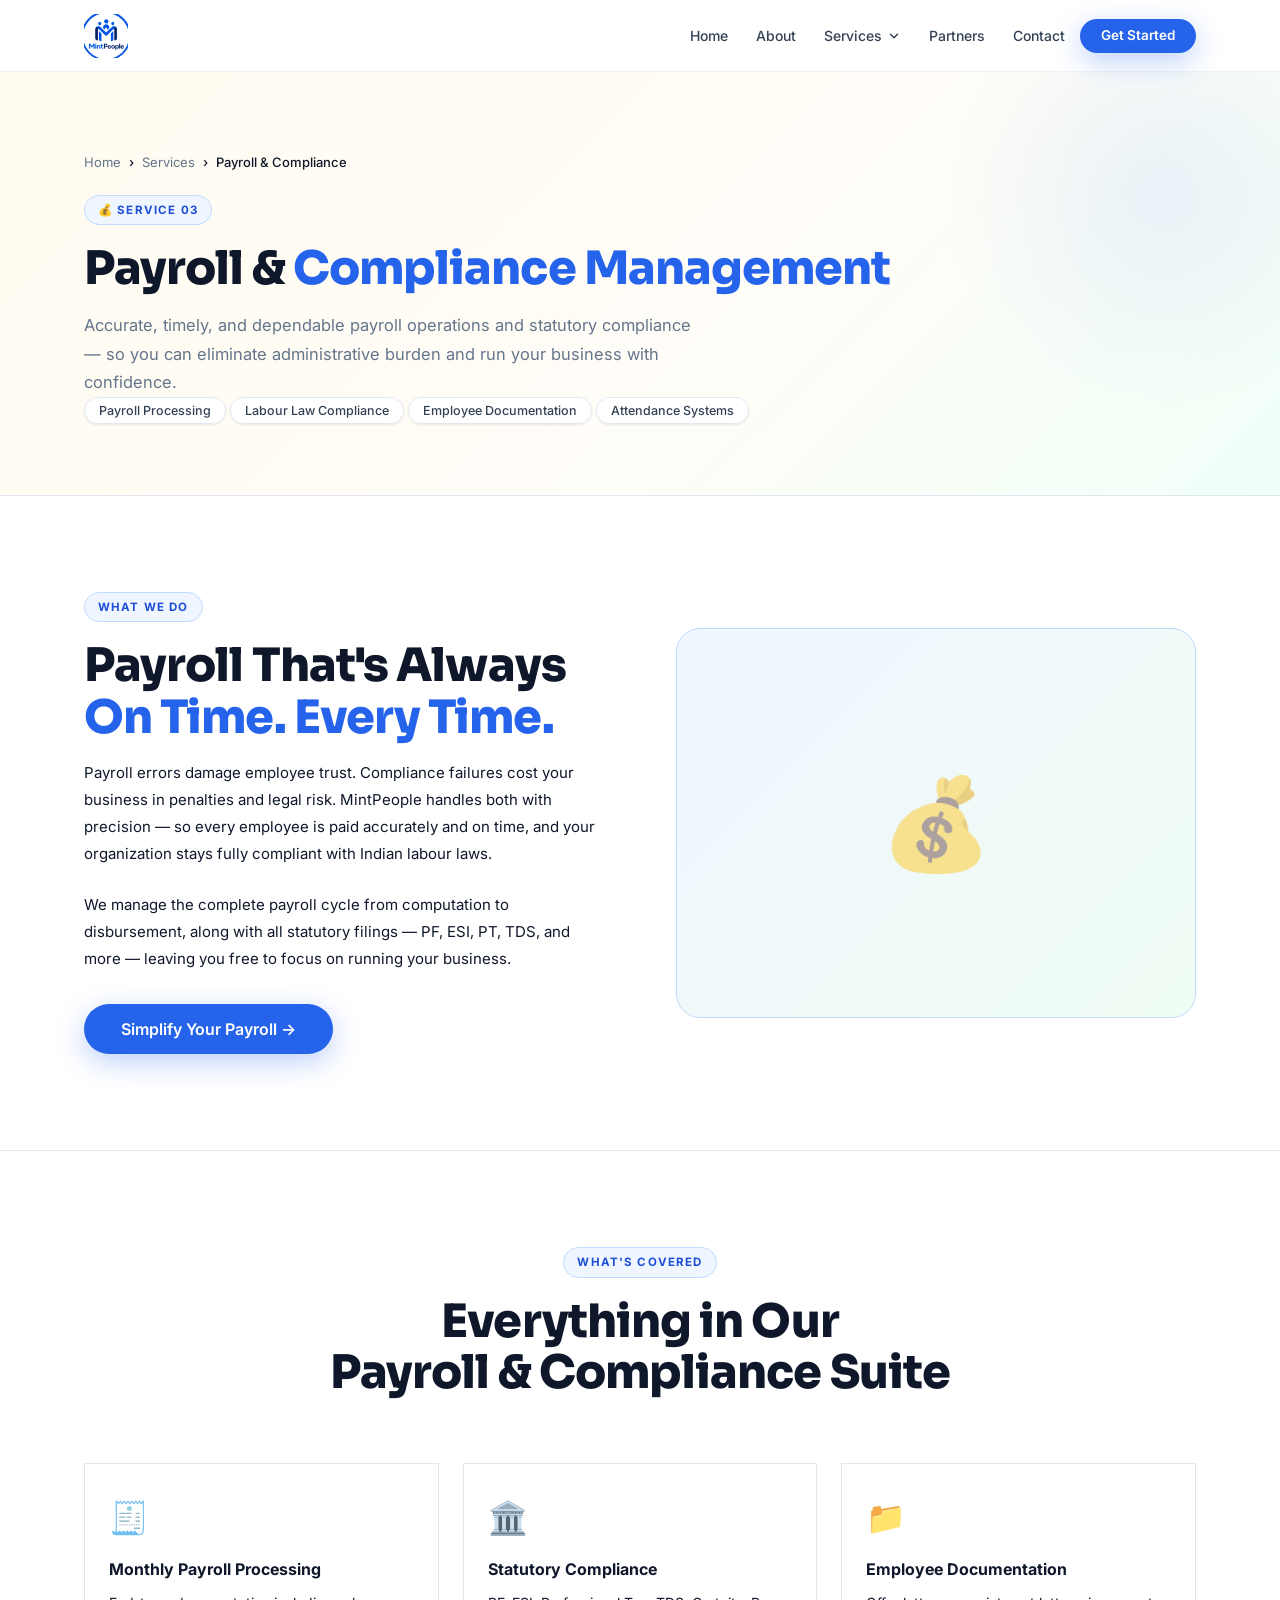
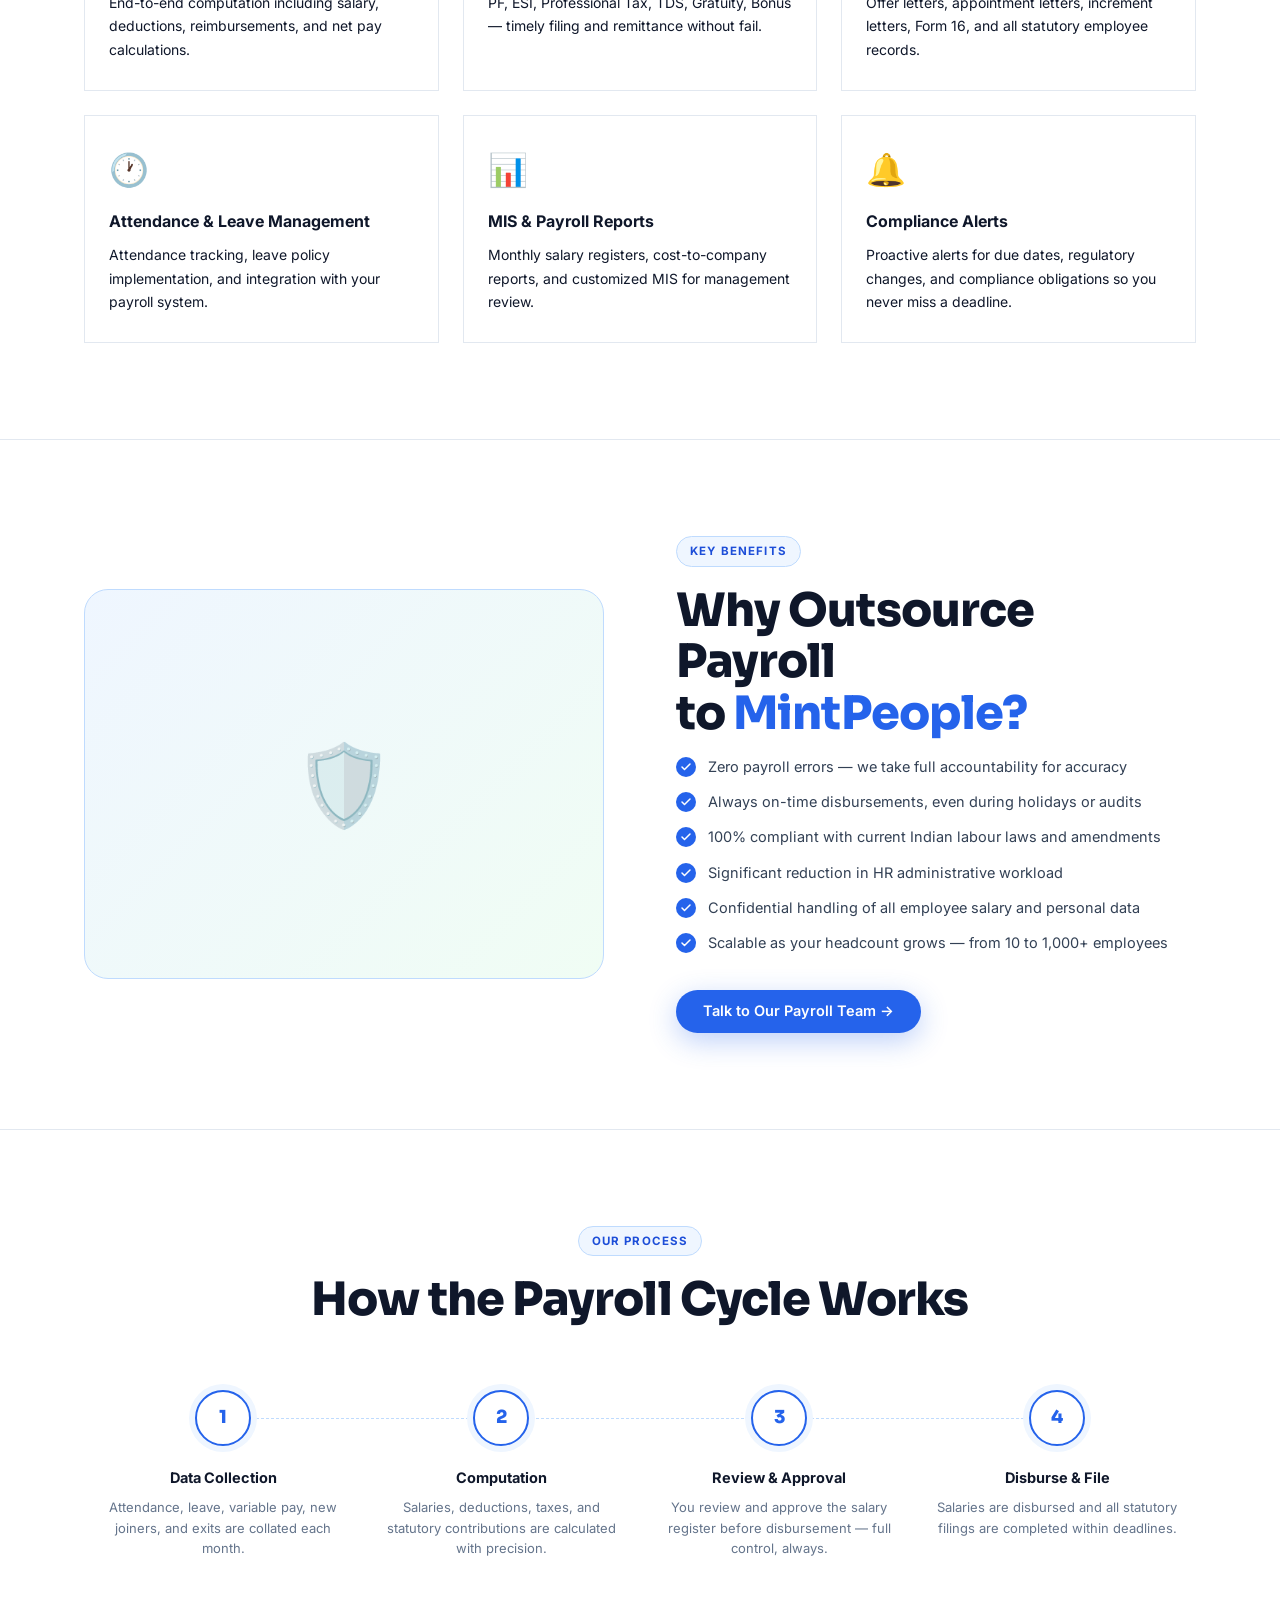
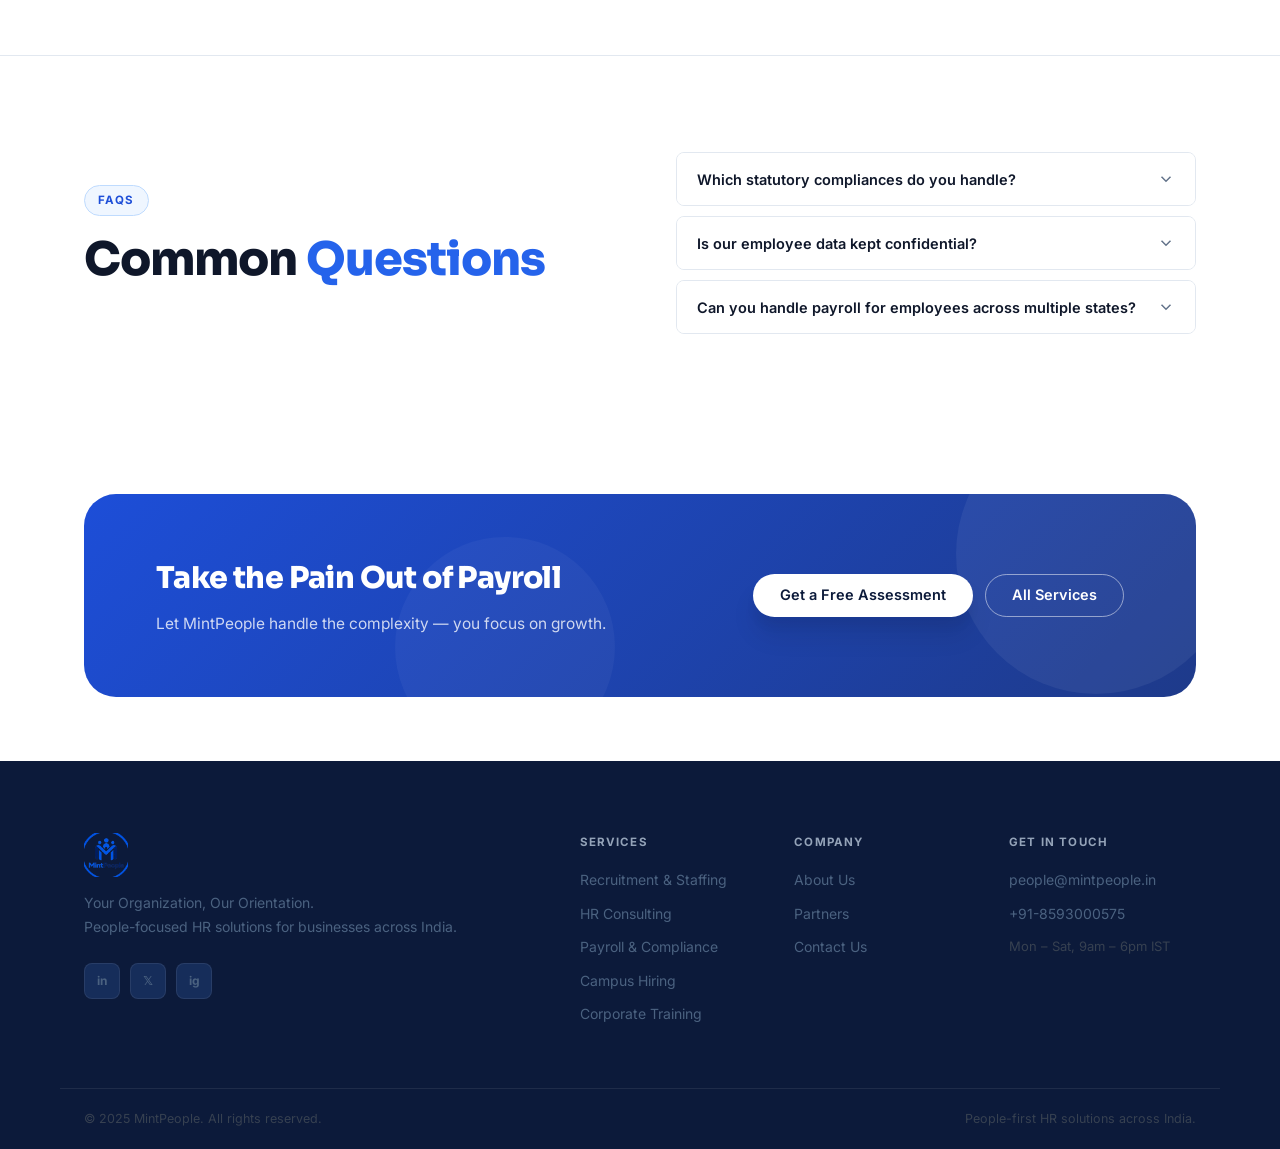
<file: services/payroll-compliance.html>
<!DOCTYPE html>
<html lang="en">
<head>
  <meta charset="UTF-8" />
  <meta name="viewport" content="width=device-width, initial-scale=1.0" />
  <title>Payroll & Compliance Management — MintPeople</title>
  <meta name="description" content="Accurate, timely payroll processing and statutory compliance management by MintPeople — so you can focus on your business." />
  <link rel="preconnect" href="https://fonts.googleapis.com" />
  <link rel="preconnect" href="https://fonts.gstatic.com" crossorigin />
  <link href="https://fonts.googleapis.com/css2?family=Inter:wght@300;400;500;600;700;800&family=Sora:wght@400;600;700;800&display=swap" rel="stylesheet" />
  <link rel="stylesheet" href="../css/main.css?v=3" />
</head>
<body class="pt-header">
  <div id="header-placeholder"></div>

  <section class="page-hero" style="background:linear-gradient(135deg,#fffbf0 0%,#fffdf8 60%,#f0fff8 100%);">
    <div class="container">
      <div class="breadcrumb">
        <a href="../index.html">Home</a> <span>›</span>
        <a href="../services.html">Services</a> <span>›</span>
        <span>Payroll &amp; Compliance</span>
      </div>
      <div class="eyebrow">💰 Service 03</div>
      <h1 class="section-title">Payroll &amp; <em>Compliance Management</em></h1>
      <p class="section-lead" style="max-width:620px;">Accurate, timely, and dependable payroll operations and statutory compliance — so you can eliminate administrative burden and run your business with confidence.</p>
      <div class="page-hero__meta">
        <span class="page-hero__tag">Payroll Processing</span>
        <span class="page-hero__tag">Labour Law Compliance</span>
        <span class="page-hero__tag">Employee Documentation</span>
        <span class="page-hero__tag">Attendance Systems</span>
      </div>
    </div>
  </section>

  <section class="section">
    <div class="container">
      <div class="two-col">
        <div class="reveal">
          <div class="eyebrow">What We Do</div>
          <h2 class="section-title">Payroll That's Always<br /><em>On Time. Every Time.</em></h2>
          <p style="font-size:15px;color:var(--text-muted);line-height:1.8;margin-bottom:24px;">Payroll errors damage employee trust. Compliance failures cost your business in penalties and legal risk. MintPeople handles both with precision — so every employee is paid accurately and on time, and your organization stays fully compliant with Indian labour laws.</p>
          <p style="font-size:15px;color:var(--text-muted);line-height:1.8;margin-bottom:32px;">We manage the complete payroll cycle from computation to disbursement, along with all statutory filings — PF, ESI, PT, TDS, and more — leaving you free to focus on running your business.</p>
          <a href="../contact.html" class="btn btn--primary btn--lg">Simplify Your Payroll →</a>
        </div>
        <div class="two-col__img reveal">
          <div style="font-size:90px;opacity:.5;">💰</div>
        </div>
      </div>
    </div>
  </section>

  <section class="section" style="background:var(--bg-subtle);border-top:1px solid var(--border);border-bottom:1px solid var(--border);">
    <div class="container">
      <div class="section-header">
        <div class="eyebrow">What's Covered</div>
        <h2 class="section-title">Everything in Our<br />Payroll &amp; Compliance Suite</h2>
      </div>
      <div class="offering-grid">
        <div class="offering-card reveal">
          <div class="offering-card__icon">🧾</div>
          <h4>Monthly Payroll Processing</h4>
          <p>End-to-end computation including salary, deductions, reimbursements, and net pay calculations.</p>
        </div>
        <div class="offering-card reveal">
          <div class="offering-card__icon">🏛️</div>
          <h4>Statutory Compliance</h4>
          <p>PF, ESI, Professional Tax, TDS, Gratuity, Bonus — timely filing and remittance without fail.</p>
        </div>
        <div class="offering-card reveal">
          <div class="offering-card__icon">📁</div>
          <h4>Employee Documentation</h4>
          <p>Offer letters, appointment letters, increment letters, Form 16, and all statutory employee records.</p>
        </div>
        <div class="offering-card reveal">
          <div class="offering-card__icon">🕐</div>
          <h4>Attendance &amp; Leave Management</h4>
          <p>Attendance tracking, leave policy implementation, and integration with your payroll system.</p>
        </div>
        <div class="offering-card reveal">
          <div class="offering-card__icon">📊</div>
          <h4>MIS &amp; Payroll Reports</h4>
          <p>Monthly salary registers, cost-to-company reports, and customized MIS for management review.</p>
        </div>
        <div class="offering-card reveal">
          <div class="offering-card__icon">🔔</div>
          <h4>Compliance Alerts</h4>
          <p>Proactive alerts for due dates, regulatory changes, and compliance obligations so you never miss a deadline.</p>
        </div>
      </div>
    </div>
  </section>

  <section class="section">
    <div class="container">
      <div class="two-col">
        <div class="two-col__img reveal">
          <div style="font-size:80px;opacity:.5;">🛡️</div>
        </div>
        <div class="reveal">
          <div class="eyebrow">Key Benefits</div>
          <h2 class="section-title">Why Outsource Payroll<br />to <em>MintPeople?</em></h2>
          <ul class="feature-list" style="margin-bottom:36px;">
            <li>Zero payroll errors — we take full accountability for accuracy</li>
            <li>Always on-time disbursements, even during holidays or audits</li>
            <li>100% compliant with current Indian labour laws and amendments</li>
            <li>Significant reduction in HR administrative workload</li>
            <li>Confidential handling of all employee salary and personal data</li>
            <li>Scalable as your headcount grows — from 10 to 1,000+ employees</li>
          </ul>
          <a href="../contact.html" class="btn btn--primary">Talk to Our Payroll Team →</a>
        </div>
      </div>
    </div>
  </section>

  <section class="section" style="background:var(--bg-subtle);border-top:1px solid var(--border);border-bottom:1px solid var(--border);">
    <div class="container">
      <div class="section-header">
        <div class="eyebrow">Our Process</div>
        <h2 class="section-title">How the Payroll Cycle Works</h2>
      </div>
      <div class="process-steps">
        <div class="process-step reveal">
          <div class="process-step__num">1</div>
          <h4>Data Collection</h4>
          <p>Attendance, leave, variable pay, new joiners, and exits are collated each month.</p>
        </div>
        <div class="process-step reveal">
          <div class="process-step__num">2</div>
          <h4>Computation</h4>
          <p>Salaries, deductions, taxes, and statutory contributions are calculated with precision.</p>
        </div>
        <div class="process-step reveal">
          <div class="process-step__num">3</div>
          <h4>Review &amp; Approval</h4>
          <p>You review and approve the salary register before disbursement — full control, always.</p>
        </div>
        <div class="process-step reveal">
          <div class="process-step__num">4</div>
          <h4>Disburse &amp; File</h4>
          <p>Salaries are disbursed and all statutory filings are completed within deadlines.</p>
        </div>
      </div>
    </div>
  </section>

  <section class="section">
    <div class="container">
      <div class="two-col">
        <div class="reveal">
          <div class="eyebrow">FAQs</div>
          <h2 class="section-title">Common <em>Questions</em></h2>
        </div>
        <div class="faq-list reveal">
          <div class="faq-item">
            <button class="faq-question">Which statutory compliances do you handle? <svg class="faq-chevron" viewBox="0 0 24 24" fill="none" stroke="currentColor" stroke-width="2"><path d="M6 9l6 6 6-6"/></svg></button>
            <div class="faq-answer">We handle PF (Provident Fund), ESI (Employee State Insurance), Professional Tax, TDS (Tax Deducted at Source), Gratuity, Bonus, and other applicable statutory requirements as per Indian labour law.</div>
          </div>
          <div class="faq-item">
            <button class="faq-question">Is our employee data kept confidential? <svg class="faq-chevron" viewBox="0 0 24 24" fill="none" stroke="currentColor" stroke-width="2"><path d="M6 9l6 6 6-6"/></svg></button>
            <div class="faq-answer">Absolutely. We follow strict data confidentiality protocols. All employee salary information is handled with the highest levels of discretion and is never shared with third parties.</div>
          </div>
          <div class="faq-item">
            <button class="faq-question">Can you handle payroll for employees across multiple states? <svg class="faq-chevron" viewBox="0 0 24 24" fill="none" stroke="currentColor" stroke-width="2"><path d="M6 9l6 6 6-6"/></svg></button>
            <div class="faq-answer">Yes. We are experienced in multi-state payroll management, accounting for state-specific professional tax rates, local compliance requirements, and varying leave policies across Indian states.</div>
          </div>
        </div>
      </div>
    </div>
  </section>

  <section class="section--sm">
    <div class="container">
      <div class="cta-banner reveal">
        <div class="cta-banner__text">
          <div class="cta-banner__title">Take the Pain Out of Payroll</div>
          <div class="cta-banner__sub">Let MintPeople handle the complexity — you focus on growth.</div>
        </div>
        <div class="cta-banner__actions">
          <a href="../contact.html" class="btn btn--white">Get a Free Assessment</a>
          <a href="../services.html" class="btn btn--outline" style="color:#fff;border-color:rgba(255,255,255,.5);">All Services</a>
        </div>
      </div>
    </div>
  </section>

  <div id="footer-placeholder"></div>
  <script src="../js/components.js"></script>
  <script src="../js/app.js"></script>
  <style>
    .offering-grid { display: grid; grid-template-columns: repeat(3,1fr); gap: 24px; }
    .offering-card { background: var(--white); border: 1px solid var(--border); border-radius: var(--radius); padding: 28px 24px; transition: all var(--transition); }
    .offering-card:hover { transform: translateY(-4px); box-shadow: var(--shadow-lg); border-color: rgba(29,184,122,.3); }
    .offering-card__icon { font-size: 32px; margin-bottom: 14px; }
    .offering-card h4 { font-size: 16px; font-weight: 700; margin-bottom: 8px; }
    .offering-card p { font-size: 14px; color: var(--text-muted); line-height: 1.7; }
    @media(max-width:768px){ .offering-grid { grid-template-columns: 1fr 1fr; } }
    @media(max-width:480px){ .offering-grid { grid-template-columns: 1fr; } }
  </style>
</body>
</html>
</file>
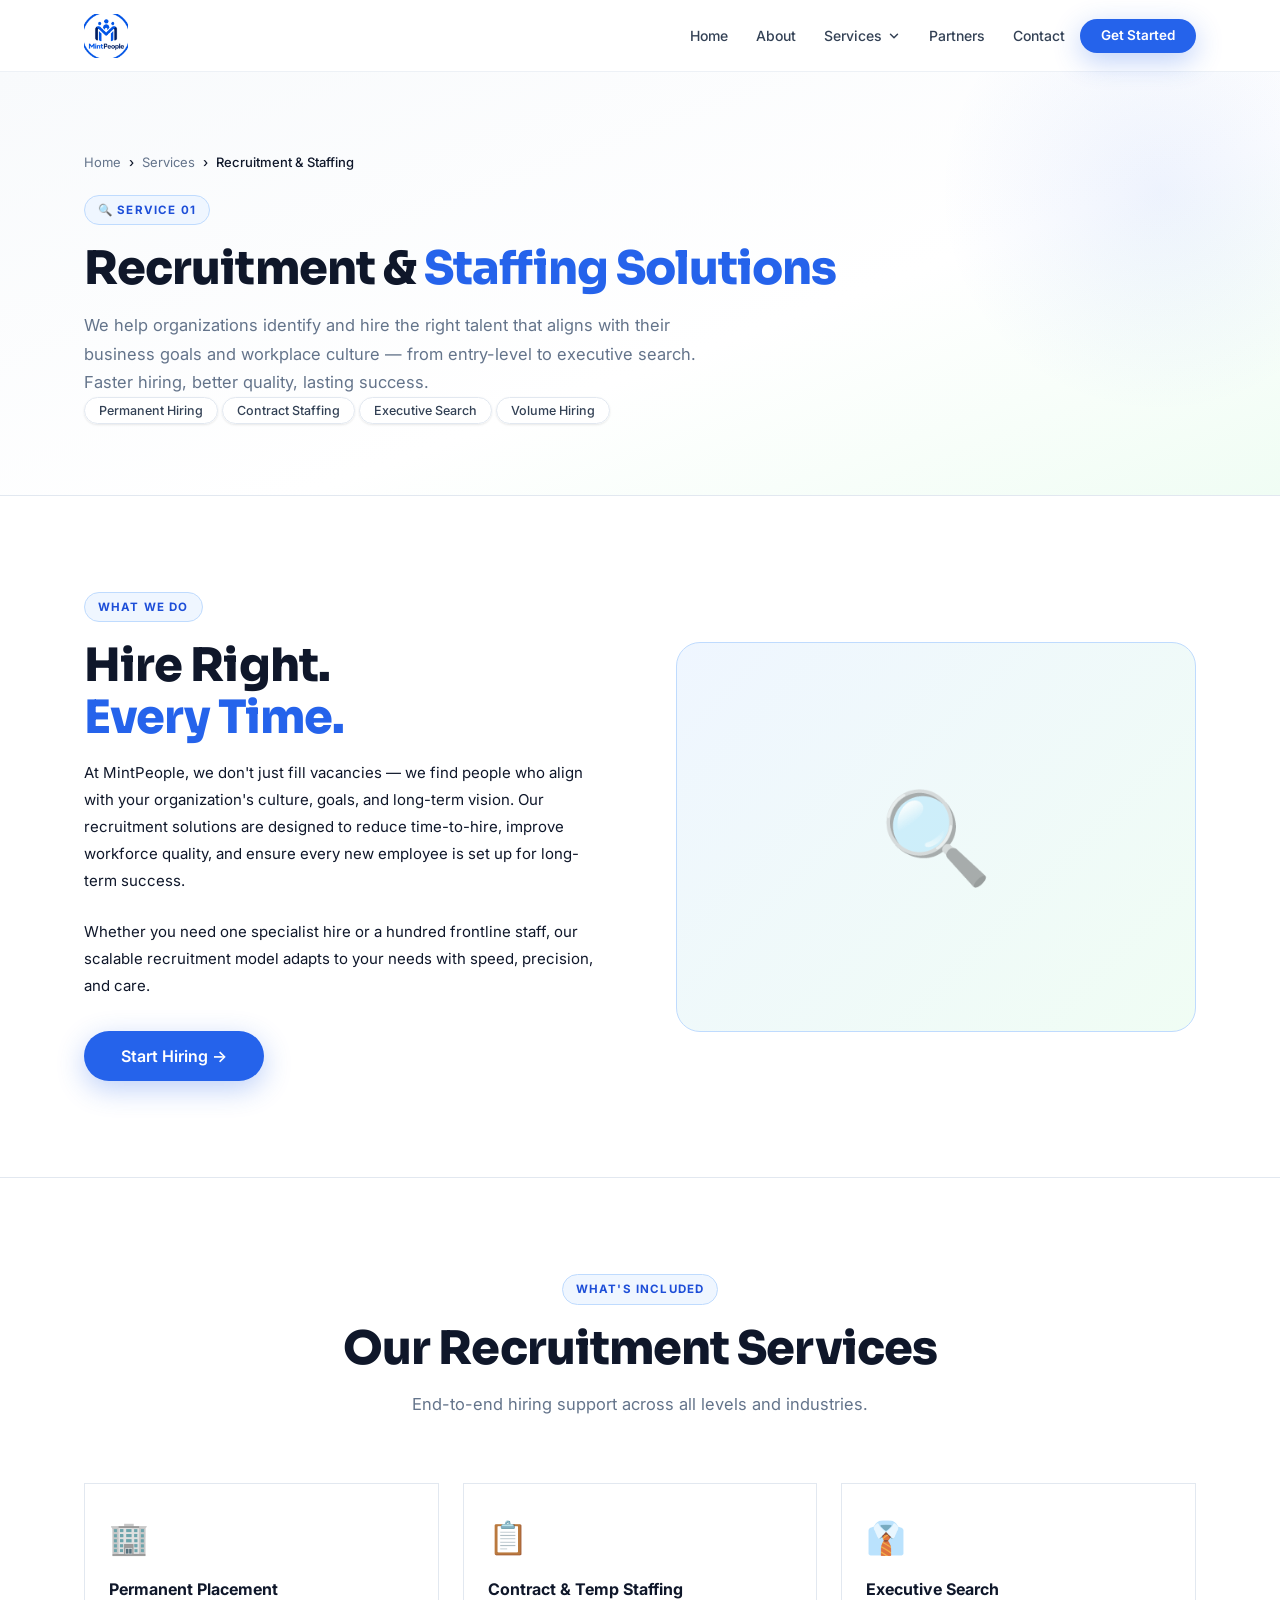
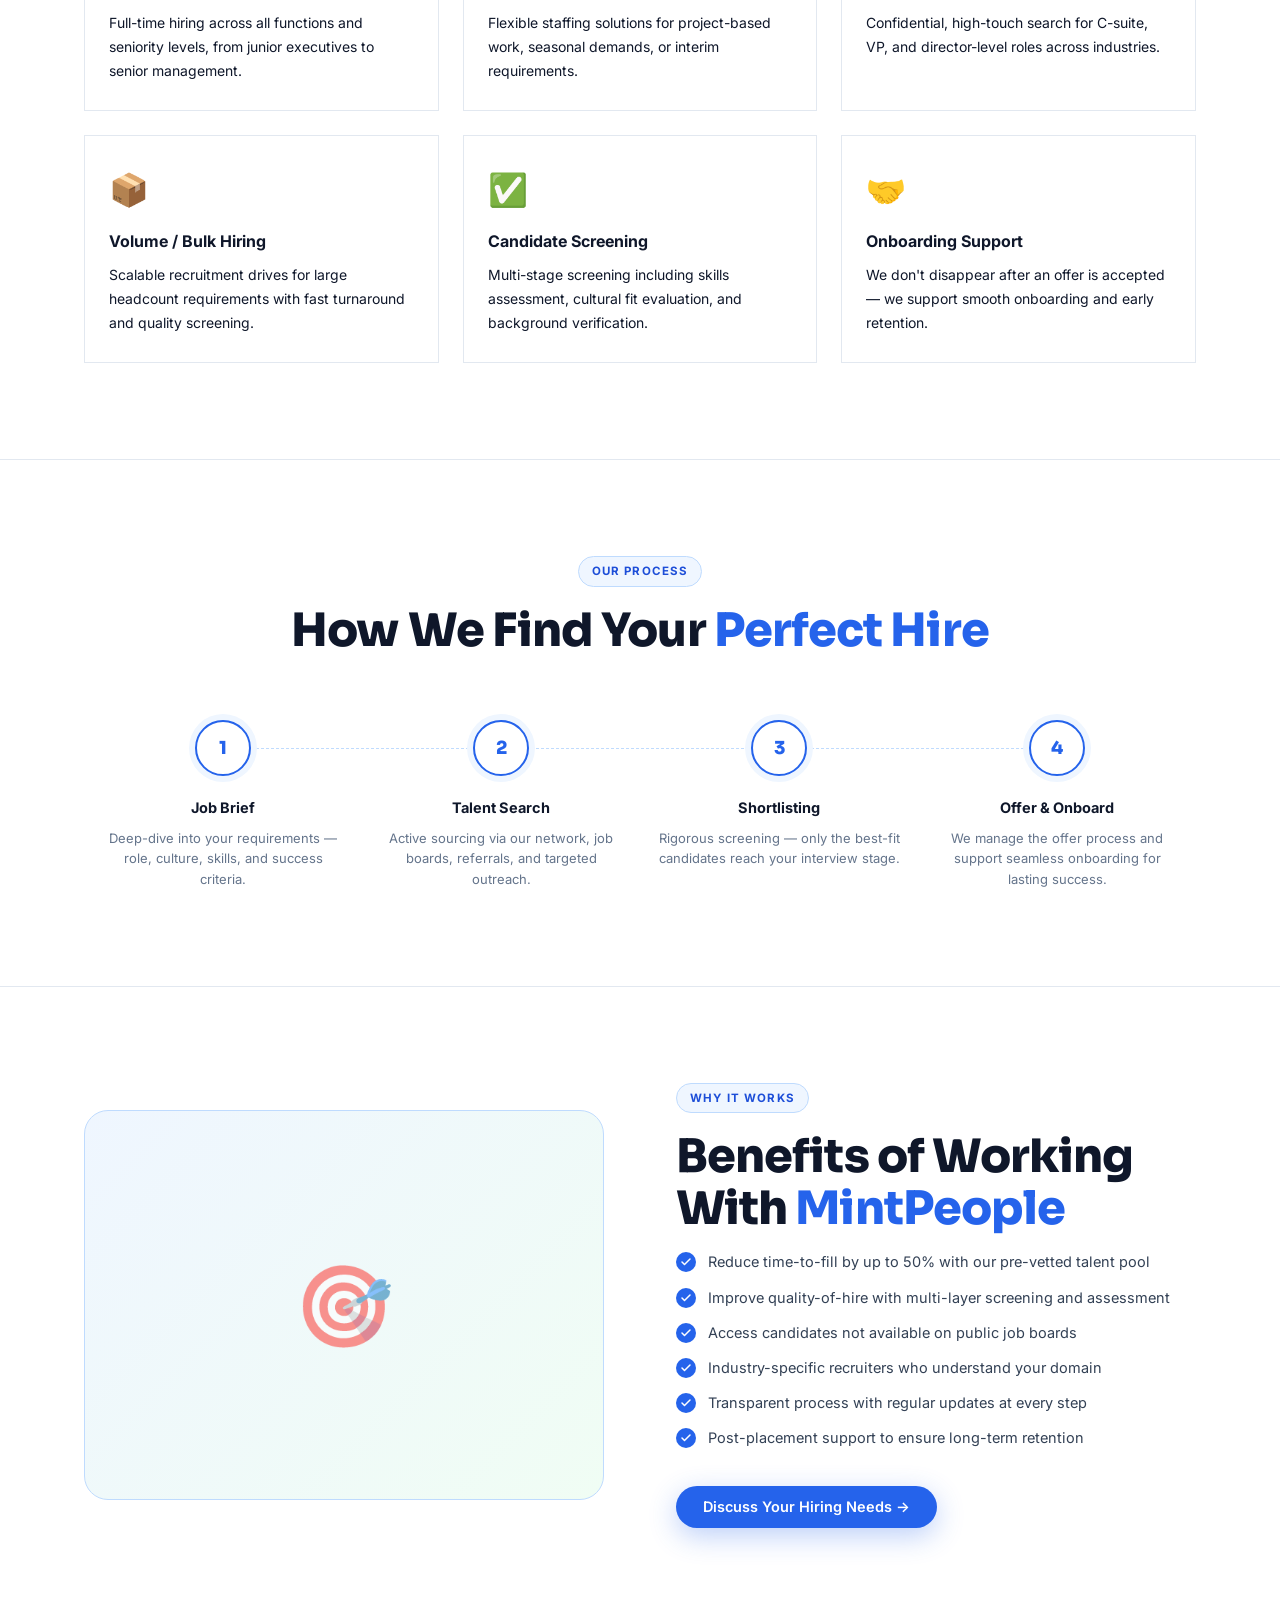
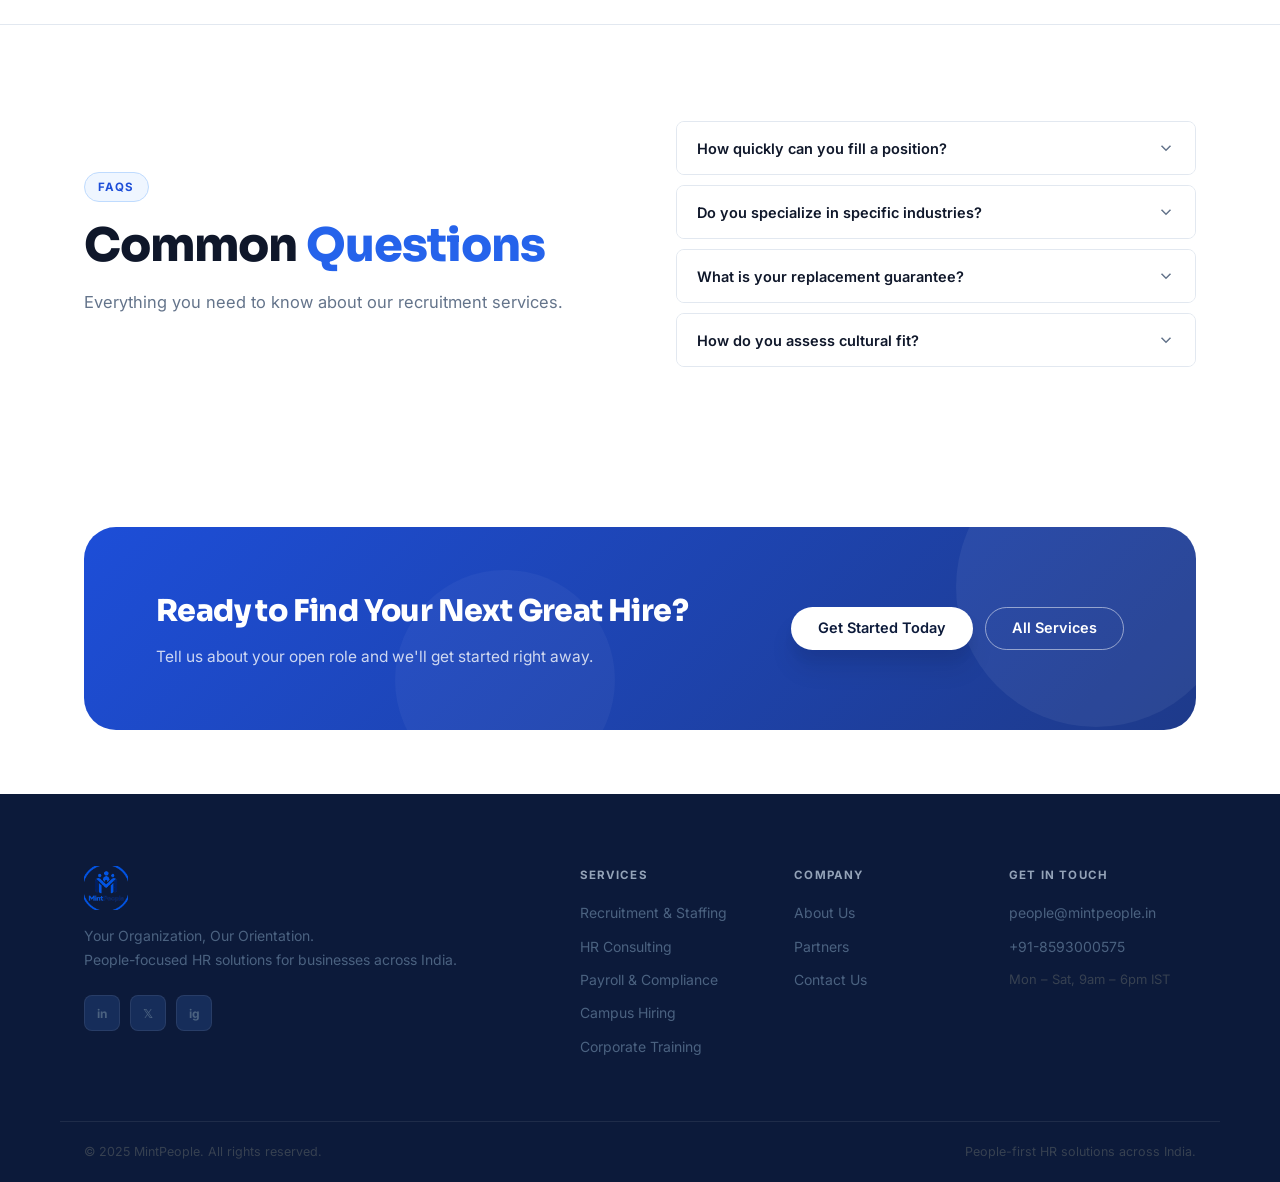
<file: services/recruitment-staffing.html>
<!DOCTYPE html>
<html lang="en">
<head>
  <meta charset="UTF-8" />
  <meta name="viewport" content="width=device-width, initial-scale=1.0" />
  <title>Recruitment & Staffing Solutions — MintPeople</title>
  <meta name="description" content="MintPeople's recruitment and staffing solutions help organizations hire the right talent fast — from entry-level to executive search across India." />
  <link rel="preconnect" href="https://fonts.googleapis.com" />
  <link rel="preconnect" href="https://fonts.gstatic.com" crossorigin />
  <link href="https://fonts.googleapis.com/css2?family=Inter:wght@300;400;500;600;700;800&family=Sora:wght@400;600;700;800&display=swap" rel="stylesheet" />
  <link rel="stylesheet" href="../css/main.css?v=3" />
</head>
<body class="pt-header">
  <div id="header-placeholder"></div>

  <!-- HERO -->
  <section class="page-hero">
    <div class="container">
      <div class="breadcrumb">
        <a href="../index.html">Home</a> <span>›</span>
        <a href="../services.html">Services</a> <span>›</span>
        <span>Recruitment &amp; Staffing</span>
      </div>
      <div class="eyebrow">🔍 Service 01</div>
      <h1 class="section-title">Recruitment &amp; <em>Staffing Solutions</em></h1>
      <p class="section-lead" style="max-width:620px;">We help organizations identify and hire the right talent that aligns with their business goals and workplace culture — from entry-level to executive search. Faster hiring, better quality, lasting success.</p>
      <div class="page-hero__meta">
        <span class="page-hero__tag">Permanent Hiring</span>
        <span class="page-hero__tag">Contract Staffing</span>
        <span class="page-hero__tag">Executive Search</span>
        <span class="page-hero__tag">Volume Hiring</span>
      </div>
    </div>
  </section>

  <!-- OVERVIEW -->
  <section class="section">
    <div class="container">
      <div class="two-col">
        <div class="reveal">
          <div class="eyebrow">What We Do</div>
          <h2 class="section-title">Hire Right.<br /><em>Every Time.</em></h2>
          <p style="font-size:15px;color:var(--text-muted);line-height:1.8;margin-bottom:24px;">At MintPeople, we don't just fill vacancies — we find people who align with your organization's culture, goals, and long-term vision. Our recruitment solutions are designed to reduce time-to-hire, improve workforce quality, and ensure every new employee is set up for long-term success.</p>
          <p style="font-size:15px;color:var(--text-muted);line-height:1.8;margin-bottom:32px;">Whether you need one specialist hire or a hundred frontline staff, our scalable recruitment model adapts to your needs with speed, precision, and care.</p>
          <a href="../contact.html" class="btn btn--primary btn--lg">Start Hiring →</a>
        </div>
        <div class="two-col__img reveal">
          <div style="font-size:90px;opacity:.5;">🔍</div>
        </div>
      </div>
    </div>
  </section>

  <!-- WHAT'S INCLUDED -->
  <section class="section" style="background:var(--bg-subtle);border-top:1px solid var(--border);border-bottom:1px solid var(--border);">
    <div class="container">
      <div class="section-header">
        <div class="eyebrow">What's Included</div>
        <h2 class="section-title">Our Recruitment Services</h2>
        <p class="section-lead section-lead--center">End-to-end hiring support across all levels and industries.</p>
      </div>
      <div class="offering-grid">
        <div class="offering-card reveal">
          <div class="offering-card__icon">🏢</div>
          <h4>Permanent Placement</h4>
          <p>Full-time hiring across all functions and seniority levels, from junior executives to senior management.</p>
        </div>
        <div class="offering-card reveal">
          <div class="offering-card__icon">📋</div>
          <h4>Contract &amp; Temp Staffing</h4>
          <p>Flexible staffing solutions for project-based work, seasonal demands, or interim requirements.</p>
        </div>
        <div class="offering-card reveal">
          <div class="offering-card__icon">👔</div>
          <h4>Executive Search</h4>
          <p>Confidential, high-touch search for C-suite, VP, and director-level roles across industries.</p>
        </div>
        <div class="offering-card reveal">
          <div class="offering-card__icon">📦</div>
          <h4>Volume / Bulk Hiring</h4>
          <p>Scalable recruitment drives for large headcount requirements with fast turnaround and quality screening.</p>
        </div>
        <div class="offering-card reveal">
          <div class="offering-card__icon">✅</div>
          <h4>Candidate Screening</h4>
          <p>Multi-stage screening including skills assessment, cultural fit evaluation, and background verification.</p>
        </div>
        <div class="offering-card reveal">
          <div class="offering-card__icon">🤝</div>
          <h4>Onboarding Support</h4>
          <p>We don't disappear after an offer is accepted — we support smooth onboarding and early retention.</p>
        </div>
      </div>
    </div>
  </section>

  <!-- PROCESS -->
  <section class="section">
    <div class="container">
      <div class="section-header">
        <div class="eyebrow">Our Process</div>
        <h2 class="section-title">How We Find Your <em>Perfect Hire</em></h2>
      </div>
      <div class="process-steps">
        <div class="process-step reveal">
          <div class="process-step__num">1</div>
          <h4>Job Brief</h4>
          <p>Deep-dive into your requirements — role, culture, skills, and success criteria.</p>
        </div>
        <div class="process-step reveal">
          <div class="process-step__num">2</div>
          <h4>Talent Search</h4>
          <p>Active sourcing via our network, job boards, referrals, and targeted outreach.</p>
        </div>
        <div class="process-step reveal">
          <div class="process-step__num">3</div>
          <h4>Shortlisting</h4>
          <p>Rigorous screening — only the best-fit candidates reach your interview stage.</p>
        </div>
        <div class="process-step reveal">
          <div class="process-step__num">4</div>
          <h4>Offer &amp; Onboard</h4>
          <p>We manage the offer process and support seamless onboarding for lasting success.</p>
        </div>
      </div>
    </div>
  </section>

  <!-- BENEFITS -->
  <section class="section" style="background:var(--bg-subtle);border-top:1px solid var(--border);border-bottom:1px solid var(--border);">
    <div class="container">
      <div class="two-col">
        <div class="two-col__img reveal">
          <div style="font-size:80px;opacity:.5;">🎯</div>
        </div>
        <div class="reveal">
          <div class="eyebrow">Why It Works</div>
          <h2 class="section-title">Benefits of Working<br />With <em>MintPeople</em></h2>
          <ul class="feature-list" style="margin-bottom:36px;">
            <li>Reduce time-to-fill by up to 50% with our pre-vetted talent pool</li>
            <li>Improve quality-of-hire with multi-layer screening and assessment</li>
            <li>Access candidates not available on public job boards</li>
            <li>Industry-specific recruiters who understand your domain</li>
            <li>Transparent process with regular updates at every step</li>
            <li>Post-placement support to ensure long-term retention</li>
          </ul>
          <a href="../contact.html" class="btn btn--primary">Discuss Your Hiring Needs →</a>
        </div>
      </div>
    </div>
  </section>

  <!-- FAQ -->
  <section class="section">
    <div class="container">
      <div class="two-col">
        <div class="reveal">
          <div class="eyebrow">FAQs</div>
          <h2 class="section-title">Common <em>Questions</em></h2>
          <p class="section-lead">Everything you need to know about our recruitment services.</p>
        </div>
        <div class="faq-list reveal">
          <div class="faq-item">
            <button class="faq-question">How quickly can you fill a position? <svg class="faq-chevron" viewBox="0 0 24 24" fill="none" stroke="currentColor" stroke-width="2"><path d="M6 9l6 6 6-6"/></svg></button>
            <div class="faq-answer">Turnaround depends on the role and seniority. For most mid-level positions, we present shortlisted candidates within 5–7 business days. Executive searches typically take 2–4 weeks.</div>
          </div>
          <div class="faq-item">
            <button class="faq-question">Do you specialize in specific industries? <svg class="faq-chevron" viewBox="0 0 24 24" fill="none" stroke="currentColor" stroke-width="2"><path d="M6 9l6 6 6-6"/></svg></button>
            <div class="faq-answer">We serve a broad range of industries including IT, manufacturing, retail, healthcare, finance, and more. Our team includes industry-specialist recruiters for deeper domain expertise.</div>
          </div>
          <div class="faq-item">
            <button class="faq-question">What is your replacement guarantee? <svg class="faq-chevron" viewBox="0 0 24 24" fill="none" stroke="currentColor" stroke-width="2"><path d="M6 9l6 6 6-6"/></svg></button>
            <div class="faq-answer">We offer a replacement guarantee period for permanent placements. If a hire doesn't work out within the agreed timeframe, we will find a replacement at no additional cost.</div>
          </div>
          <div class="faq-item">
            <button class="faq-question">How do you assess cultural fit? <svg class="faq-chevron" viewBox="0 0 24 24" fill="none" stroke="currentColor" stroke-width="2"><path d="M6 9l6 6 6-6"/></svg></button>
            <div class="faq-answer">We start every engagement with a deep-dive into your company culture, values, and team dynamics. We then use structured behavioral interviews and situational assessments to evaluate alignment beyond just skills.</div>
          </div>
        </div>
      </div>
    </div>
  </section>

  <!-- CTA -->
  <section class="section--sm">
    <div class="container">
      <div class="cta-banner reveal">
        <div class="cta-banner__text">
          <div class="cta-banner__title">Ready to Find Your Next Great Hire?</div>
          <div class="cta-banner__sub">Tell us about your open role and we'll get started right away.</div>
        </div>
        <div class="cta-banner__actions">
          <a href="../contact.html" class="btn btn--white">Get Started Today</a>
          <a href="../services.html" class="btn btn--outline" style="color:#fff;border-color:rgba(255,255,255,.5);">All Services</a>
        </div>
      </div>
    </div>
  </section>

  <div id="footer-placeholder"></div>
  <script src="../js/components.js"></script>
  <script src="../js/app.js"></script>
  <style>
    .offering-grid { display: grid; grid-template-columns: repeat(3,1fr); gap: 24px; }
    .offering-card { background: var(--white); border: 1px solid var(--border); border-radius: var(--radius); padding: 28px 24px; transition: all var(--transition); }
    .offering-card:hover { transform: translateY(-4px); box-shadow: var(--shadow-lg); border-color: rgba(29,184,122,.3); }
    .offering-card__icon { font-size: 32px; margin-bottom: 14px; }
    .offering-card h4 { font-size: 16px; font-weight: 700; margin-bottom: 8px; }
    .offering-card p { font-size: 14px; color: var(--text-muted); line-height: 1.7; }
    @media(max-width:768px){ .offering-grid { grid-template-columns: 1fr 1fr; } }
    @media(max-width:480px){ .offering-grid { grid-template-columns: 1fr; } }
  </style>
</body>
</html>
</file>
<file: css/main.css>
/* ============================================================
   MintPeople — Design System v2 (Premium)
   ============================================================ */

/* ── Tokens ──────────────────────────────────────────────── */
*, *::before, *::after { box-sizing: border-box; margin: 0; padding: 0; }

:root {
  /* Brand */
  --mint:        #2563eb;
  --mint-dark:   #1d4ed8;
  --mint-bright: #60a5fa;
  --mint-light:  #eff6ff;
  --mint-mid:    #bfdbfe;
  --mint-glow:   rgba(37,99,235,.22);

  /* Dark palette */
  --ink:         #0c1a3a;
  --ink-2:       #0f2144;
  --ink-3:       #162d5a;
  --ink-4:       #1e3a6e;
  --ink-border:  rgba(255,255,255,.08);
  --ink-border2: rgba(255,255,255,.14);

  /* Light palette */
  --white:       #ffffff;
  --off-white:   #f8fafc;
  --subtle:      #f1f5f9;
  --border:      #e2e8f0;
  --border-2:    #cbd5e1;

  /* Text */
  --text:        #0f172a;
  --text-2:      #1e293b;
  --text-3:      #334155;
  --muted:       #64748b;
  --faint:       #94a3b8;

  /* Type */
  --font:        'Inter', system-ui, sans-serif;
  --display:     'Sora', 'Inter', sans-serif;

  /* Geometry */
  --r-xs:   4px;
  --r-sm:   8px;
  --r:      12px;
  --r-md:   16px;
  --r-lg:   24px;
  --r-xl:   32px;
  --r-full: 9999px;

  /* Shadows */
  --sh-xs:  0 1px 3px rgba(0,0,0,.06), 0 1px 2px rgba(0,0,0,.04);
  --sh-sm:  0 4px 6px rgba(0,0,0,.05), 0 2px 4px rgba(0,0,0,.04);
  --sh:     0 10px 15px rgba(0,0,0,.07), 0 4px 6px rgba(0,0,0,.05);
  --sh-lg:  0 20px 25px rgba(0,0,0,.08), 0 10px 10px rgba(0,0,0,.04);
  --sh-xl:  0 25px 50px rgba(0,0,0,.12);
  --sh-mint:0 8px 28px rgba(37,99,235,.3);

  --ease: cubic-bezier(.4,0,.2,1);
  --t: .2s;
}

html { scroll-behavior: smooth; -webkit-font-smoothing: antialiased; }
body { font-family: var(--font); color: var(--text); background: var(--white); line-height: 1.6; overflow-x: hidden; }
img { max-width: 100%; display: block; }
a { text-decoration: none; color: inherit; }

.container { max-width: 1160px; margin: 0 auto; padding: 0 24px; }
.section   { padding: 96px 0; }
.section--sm { padding: 64px 0; }
.section--lg { padding: 120px 0; }
.pt-header { padding-top: 72px; }

/* ── Eyebrow ─────────────────────────────────────────────── */
.eyebrow {
  display: inline-flex; align-items: center; gap: 6px;
  font-size: 11.5px; font-weight: 700; letter-spacing: .1em; text-transform: uppercase;
  color: var(--mint-dark);
  background: var(--mint-light);
  border: 1px solid #bfdbfe;
  padding: 5px 13px; border-radius: var(--r-full);
  margin-bottom: 18px;
}
.eyebrow--dark {
  color: var(--mint-bright);
  background: rgba(37,99,235,.12);
  border-color: rgba(37,99,235,.25);
}

/* ── Headings ────────────────────────────────────────────── */
.section-title {
  font-family: var(--display);
  font-size: clamp(28px, 3.6vw, 46px);
  font-weight: 800;
  line-height: 1.12;
  color: var(--text);
  letter-spacing: -.02em;
  margin-bottom: 16px;
}
.section-title em { color: var(--mint); font-style: normal; }
.section-title--white { color: var(--white); }
.section-title--white em { color: var(--mint-bright); }

.section-lead {
  font-size: 16.5px; color: var(--muted); line-height: 1.75; max-width: 560px;
}
.section-lead--center { margin: 0 auto; text-align: center; }
.section-lead--light { color: rgba(255,255,255,.65); }

.section-header { text-align: center; margin-bottom: 64px; }

/* ── Buttons ─────────────────────────────────────────────── */
.btn {
  display: inline-flex; align-items: center; justify-content: center; gap: 8px;
  padding: 13px 26px; border-radius: var(--r-full);
  font-size: 14.5px; font-weight: 600; font-family: var(--font);
  border: 1.5px solid transparent;
  cursor: pointer; transition: all var(--t) var(--ease);
  white-space: nowrap; line-height: 1;
}
.btn--sm  { padding: 9px 20px; font-size: 13.5px; }
.btn--lg  { padding: 16px 36px; font-size: 16px; }

.btn--primary {
  background: var(--mint); color: var(--white);
  box-shadow: var(--sh-mint);
}
.btn--primary:hover { background: var(--mint-dark); transform: translateY(-1px); box-shadow: 0 12px 32px rgba(37,99,235,.38); }

.btn--dark {
  background: var(--ink-3); color: var(--white);
  border-color: var(--ink-border2);
}
.btn--dark:hover { background: var(--ink-4); transform: translateY(-1px); }

.btn--outline {
  background: transparent; color: var(--mint); border-color: var(--mint);
}
.btn--outline:hover { background: var(--mint); color: var(--white); transform: translateY(-1px); }

.btn--outline-white {
  background: transparent; color: rgba(255,255,255,.9);
  border-color: rgba(255,255,255,.3);
}
.btn--outline-white:hover { background: rgba(255,255,255,.1); border-color: rgba(255,255,255,.6); transform: translateY(-1px); }

.btn--white {
  background: var(--white); color: var(--ink); box-shadow: var(--sh-lg);
}
.btn--white:hover { transform: translateY(-2px); box-shadow: var(--sh-xl); }

.btn--full { width: 100%; }

.btn-spinner {
  width: 14px; height: 14px;
  border: 2px solid rgba(255,255,255,.3); border-top-color: #fff;
  border-radius: 50%; animation: spin .7s linear infinite;
}

/* ── Header ──────────────────────────────────────────────── */
.site-header {
  position: fixed; top: 0; left: 0; right: 0; z-index: 200;
  height: 72px;
  background: rgba(255,255,255,.82);
  backdrop-filter: blur(20px) saturate(180%);
  -webkit-backdrop-filter: blur(20px) saturate(180%);
  border-bottom: 1px solid rgba(226,232,240,.6);
  transition: box-shadow var(--t);
}
.site-header.scrolled { box-shadow: 0 1px 16px rgba(0,0,0,.08); }

.header__inner {
  display: flex; align-items: center; justify-content: space-between;
  height: 72px;
}

.site-logo {
  font-family: var(--display); font-size: 21px; font-weight: 800;
  text-decoration: none; flex-shrink: 0;
  display: flex; align-items: center; gap: 2px;
}
.logo-img {
  height: 44px;
  width: auto;
  object-fit: contain;
  transition: transform var(--t) var(--ease);
}
.site-logo:hover .logo-img {
  transform: scale(1.05);
}
.logo-mint    { color: var(--mint); }
.logo-people  { color: var(--text); }
.footer-logo  { display: inline-flex; margin-bottom: 14px; font-size: 20px; }

.main-nav { display: flex; align-items: center; gap: 2px; }

.nav-link {
  padding: 8px 13px; font-size: 14px; font-weight: 500; color: var(--text-3);
  border-radius: var(--r-sm); transition: all var(--t) var(--ease);
  background: none; border: none; cursor: pointer;
  display: flex; align-items: center; gap: 5px;
  font-family: var(--font); white-space: nowrap;
}
.nav-link:hover  { color: var(--mint); background: var(--mint-light); }
.nav-link.active { color: var(--mint); background: var(--mint-light); }
.nav-link svg    { transition: transform var(--t); flex-shrink: 0; }

/* Dropdown */
.nav-dropdown { position: relative; }

.dropdown-menu {
  position: absolute; top: calc(100% + 14px); left: 50%;
  transform: translateX(-50%);
  width: 360px; background: var(--white);
  border-radius: var(--r-md); box-shadow: var(--sh-xl);
  border: 1px solid var(--border);
  padding: 8px; display: none; flex-direction: column; gap: 2px;
  z-index: 300;
}
.dropdown-menu::before {
  content: ''; position: absolute; top: -6px; left: 50%;
  transform: translateX(-50%);
  width: 12px; height: 12px; background: var(--white);
  border-left: 1px solid var(--border); border-top: 1px solid var(--border);
  rotate: 45deg;
}
.dropdown-menu.open { display: flex; }

.dropdown-menu a {
  display: flex; align-items: center; gap: 14px;
  padding: 11px 13px; border-radius: var(--r-sm);
  transition: background var(--t); font-size: 14px;
}
.dropdown-menu a:hover { background: var(--mint-light); }
.dd-icon {
  width: 38px; height: 38px; border-radius: var(--r-sm);
  background: var(--mint-light); border: 1px solid #bfdbfe;
  display: flex; align-items: center; justify-content: center;
  flex-shrink: 0; color: var(--mint-dark);
}
.dd-icon svg { width: 18px; height: 18px; }
.dropdown-menu a strong { display: block; font-size: 13.5px; font-weight: 600; color: var(--text); }
.dropdown-menu a span.dd-sub { font-size: 12px; color: var(--muted); display: block; margin-top: 1px; }

.dd-all {
  border-top: 1px solid var(--border) !important; margin-top: 6px !important;
  justify-content: center !important; color: var(--mint) !important;
  font-weight: 600 !important; font-size: 13.5px;
  padding-top: 12px !important;
}

/* Burger */
.burger {
  display: none; flex-direction: column; gap: 5px;
  background: none; border: none; cursor: pointer; padding: 6px; z-index: 201;
}
.burger span {
  display: block; width: 22px; height: 2px;
  background: var(--text); border-radius: 2px; transition: all .25s;
}
.burger.open span:nth-child(1) { transform: rotate(45deg) translate(5px, 5px); }
.burger.open span:nth-child(2) { opacity: 0; }
.burger.open span:nth-child(3) { transform: rotate(-45deg) translate(5px, -5px); }

/* ── Page Hero (inner pages) ─────────────────────────────── */
.page-hero {
  background: linear-gradient(160deg, var(--off-white) 0%, var(--white) 60%, #f0fdf4 100%);
  padding: 80px 0 72px;
  border-bottom: 1px solid var(--border);
  position: relative; overflow: hidden;
}
.page-hero::after {
  content: ''; position: absolute;
  top: -120px; right: -120px; width: 480px; height: 480px;
  background: radial-gradient(circle, rgba(37,99,235,.08) 0%, transparent 65%);
  pointer-events: none;
}

.breadcrumb {
  display: flex; align-items: center; gap: 8px;
  font-size: 13px; color: var(--muted); margin-bottom: 22px;
}
.breadcrumb a { color: var(--muted); transition: color var(--t); }
.breadcrumb a:hover { color: var(--mint); }
.breadcrumb span { color: var(--text); font-weight: 500; }
.breadcrumb-sep { color: var(--faint); }

.page-hero__tags { display: flex; flex-wrap: wrap; gap: 8px; margin-top: 28px; }
.page-hero__tag {
  background: var(--white); border: 1px solid var(--border);
  border-radius: var(--r-full); padding: 5px 14px;
  font-size: 12.5px; font-weight: 500; color: var(--text-3);
  box-shadow: var(--sh-xs);
}

/* ── Two-col ─────────────────────────────────────────────── */
.two-col {
  display: grid; grid-template-columns: 1fr 1fr;
  gap: 72px; align-items: center;
}
.two-col--flip .two-col__img { order: -1; }

.two-col__img {
  border-radius: var(--r-lg); overflow: hidden;
  background: linear-gradient(135deg, var(--mint-light) 0%, #f0fdf4 100%);
  aspect-ratio: 4/3; display: flex; align-items: center; justify-content: center;
  border: 1px solid #bfdbfe; position: relative;
}

/* ── Service grid ────────────────────────────────────────── */
.service-grid { display: grid; grid-template-columns: repeat(3,1fr); gap: 22px; }

.service-card {
  background: var(--white); border-radius: var(--r-md);
  padding: 30px 26px; border: 1px solid var(--border);
  transition: all var(--t) var(--ease); position: relative;
  display: flex; flex-direction: column;
}
.service-card:hover {
  transform: translateY(-5px);
  box-shadow: var(--sh-lg);
  border-color: #bfdbfe;
}

.service-card__icon {
  width: 50px; height: 50px; border-radius: var(--r-sm);
  background: var(--mint-light); border: 1px solid #bfdbfe;
  display: flex; align-items: center; justify-content: center;
  margin-bottom: 20px; flex-shrink: 0; color: var(--mint-dark);
}
.service-card__icon svg { width: 22px; height: 22px; }

.service-card h3 {
  font-family: var(--display); font-size: 17px; font-weight: 700;
  color: var(--text); margin-bottom: 10px; letter-spacing: -.01em;
}
.service-card p {
  font-size: 13.5px; color: var(--muted); line-height: 1.75;
  margin-bottom: 22px; flex: 1;
}
.service-card__link {
  display: inline-flex; align-items: center; gap: 6px;
  font-size: 13.5px; font-weight: 600; color: var(--mint);
  transition: gap var(--t);
}
.service-card__link:hover { gap: 10px; }
.service-card__link svg { width: 14px; height: 14px; }

/* ── Stats bar ───────────────────────────────────────────── */
.stats-bar {
  display: flex; background: var(--white);
  border-radius: var(--r-md); border: 1px solid var(--border);
  box-shadow: var(--sh-sm); overflow: hidden;
}
.stat-item {
  flex: 1; padding: 28px 20px; text-align: center;
  border-right: 1px solid var(--border); position: relative;
}
.stat-item:last-child { border-right: none; }
.stat-item__num {
  display: block; font-family: var(--display);
  font-size: 30px; font-weight: 800; color: var(--mint);
  line-height: 1; margin-bottom: 6px; letter-spacing: -.02em;
}
.stat-item__label { font-size: 12.5px; color: var(--muted); font-weight: 500; }

/* ── Process steps ───────────────────────────────────────── */
.process-steps {
  display: grid; grid-template-columns: repeat(4,1fr);
  gap: 0; position: relative;
}
.process-steps::before {
  content: ''; position: absolute;
  top: 28px; left: calc(12.5% + 28px); right: calc(12.5% + 28px);
  height: 1px;
  background: linear-gradient(90deg, var(--mint), transparent 50%, var(--mint));
  z-index: 0;
  border-top: 1px dashed #bfdbfe;
}
.process-step { display: flex; flex-direction: column; align-items: center; text-align: center; padding: 0 16px; z-index: 1; }
.process-step__num {
  width: 56px; height: 56px; border-radius: 50%;
  background: var(--white); border: 2px solid var(--mint);
  color: var(--mint); font-family: var(--display);
  font-size: 18px; font-weight: 800;
  display: flex; align-items: center; justify-content: center;
  margin-bottom: 20px; box-shadow: 0 0 0 6px var(--mint-light);
}
.process-step h4 { font-size: 14.5px; font-weight: 700; margin-bottom: 8px; }
.process-step p  { font-size: 13px; color: var(--muted); line-height: 1.6; }

/* ── Feature list ────────────────────────────────────────── */
.feature-list { list-style: none; display: flex; flex-direction: column; gap: 12px; }
.feature-list li {
  display: flex; align-items: flex-start; gap: 12px;
  font-size: 14.5px; color: var(--text-3); line-height: 1.6;
}
.feature-list li::before {
  content: '';
  display: flex; align-items: center; justify-content: center;
  width: 20px; height: 20px; border-radius: 50%;
  background: var(--mint); flex-shrink: 0; margin-top: 2px;
  background-image: url("data:image/svg+xml,%3Csvg xmlns='http://www.w3.org/2000/svg' viewBox='0 0 24 24' fill='none' stroke='white' stroke-width='3' stroke-linecap='round' stroke-linejoin='round'%3E%3Cpolyline points='20 6 9 17 4 12'/%3E%3C/svg%3E");
  background-size: 12px; background-repeat: no-repeat; background-position: center;
}

/* ── CTA Banner ──────────────────────────────────────────── */
.cta-banner {
  background: linear-gradient(135deg, var(--mint-dark) 0%, #1e3a8a 100%);
  border-radius: var(--r-xl); padding: 60px 72px;
  display: flex; align-items: center; justify-content: space-between;
  gap: 40px; position: relative; overflow: hidden;
}
.cta-banner::before {
  content: ''; position: absolute;
  top: -80px; right: -40px; width: 280px; height: 280px;
  border-radius: 50%; background: rgba(255,255,255,.06);
}
.cta-banner::after {
  content: ''; position: absolute;
  bottom: -60px; left: 28%; width: 220px; height: 220px;
  border-radius: 50%; background: rgba(255,255,255,.04);
}
.cta-banner__text { position: relative; z-index: 1; }
.cta-banner__title {
  font-family: var(--display); font-size: clamp(20px, 2.5vw, 30px);
  font-weight: 800; color: var(--white);
  margin-bottom: 10px; letter-spacing: -.02em;
}
.cta-banner__sub { font-size: 15.5px; color: rgba(255,255,255,.78); }
.cta-banner__actions { display: flex; gap: 12px; position: relative; z-index: 1; flex-shrink: 0; }

/* ── Testimonials ────────────────────────────────────────── */
.testimonials-grid { display: grid; grid-template-columns: repeat(3,1fr); gap: 22px; }
.testimonial-card {
  background: var(--white); border-radius: var(--r-md);
  padding: 30px; border: 1px solid var(--border);
  transition: all var(--t) var(--ease);
}
.testimonial-card:hover { transform: translateY(-4px); box-shadow: var(--sh-lg); border-color: #bfdbfe; }
.stars { display: flex; gap: 2px; margin-bottom: 16px; }
.stars svg { width: 15px; height: 15px; fill: #f59e0b; color: #f59e0b; }
.testimonial-card__quote {
  font-size: 14.5px; color: var(--text-3); line-height: 1.78;
  margin-bottom: 22px; font-style: italic;
}
.testimonial-card__author { display: flex; align-items: center; gap: 12px; }
.author-avatar {
  width: 42px; height: 42px; border-radius: 50%;
  background: linear-gradient(135deg, var(--mint-light), #dbeafe);
  border: 2px solid #bfdbfe;
  display: flex; align-items: center; justify-content: center;
  flex-shrink: 0; color: var(--mint-dark);
}
.author-avatar svg { width: 18px; height: 18px; }
.author-info strong { display: block; font-size: 13.5px; font-weight: 700; }
.author-info span   { font-size: 12px; color: var(--muted); }

/* ── FAQ ─────────────────────────────────────────────────── */
.faq-list { display: flex; flex-direction: column; gap: 10px; }
.faq-item { border: 1px solid var(--border); border-radius: var(--r-sm); overflow: hidden; transition: border-color var(--t); }
.faq-item.open { border-color: #bfdbfe; }
.faq-question {
  width: 100%; display: flex; align-items: center; justify-content: space-between;
  padding: 17px 20px; background: var(--white); border: none; cursor: pointer;
  font-size: 14.5px; font-weight: 600; color: var(--text);
  text-align: left; font-family: var(--font); gap: 12px;
  transition: background var(--t);
}
.faq-question:hover { background: var(--off-white); }
.faq-item.open .faq-question { background: var(--mint-light); color: var(--mint-dark); }
.faq-chevron { width: 18px; height: 18px; flex-shrink: 0; transition: transform var(--t); color: var(--muted); }
.faq-item.open .faq-chevron { transform: rotate(180deg); color: var(--mint); }
.faq-answer {
  max-height: 0; overflow: hidden;
  transition: max-height .35s ease, padding .25s;
  font-size: 14px; color: var(--muted); line-height: 1.75; padding: 0 20px;
}
.faq-item.open .faq-answer { max-height: 300px; padding: 0 20px 16px; }

/* ── Contact ─────────────────────────────────────────────── */
.contact-info-grid { display: grid; grid-template-columns: repeat(3,1fr); gap: 18px; margin-bottom: 60px; }
.contact-info-card {
  background: var(--white); border: 1px solid var(--border);
  border-radius: var(--r-md); padding: 30px 22px; text-align: center;
  transition: all var(--t) var(--ease);
}
.contact-info-card:hover { transform: translateY(-4px); box-shadow: var(--sh-lg); border-color: #bfdbfe; }
.contact-info-card__icon {
  width: 52px; height: 52px; border-radius: var(--r-sm);
  background: var(--mint-light); border: 1px solid #bfdbfe;
  display: flex; align-items: center; justify-content: center;
  margin: 0 auto 14px; color: var(--mint-dark);
}
.contact-info-card__icon svg { width: 22px; height: 22px; }
.contact-info-card h4 { font-size: 14.5px; font-weight: 700; margin-bottom: 6px; }
.contact-info-card a, .contact-info-card p { font-size: 13.5px; color: var(--muted); line-height: 1.6; display: block; }
.contact-info-card a:hover { color: var(--mint); }

/* ── Form ────────────────────────────────────────────────── */
.form-card {
  background: var(--white); border-radius: var(--r-lg);
  padding: 44px; box-shadow: var(--sh-xl); border: 1px solid var(--border);
}
.form-card h3 { font-family: var(--display); font-size: 22px; font-weight: 800; margin-bottom: 6px; letter-spacing: -.02em; }
.form-card > p { font-size: 14px; color: var(--muted); margin-bottom: 28px; }
.form-row { display: grid; grid-template-columns: 1fr 1fr; gap: 16px; }
.form-group { display: flex; flex-direction: column; gap: 6px; margin-bottom: 16px; }
.form-group label { font-size: 13px; font-weight: 600; color: var(--text-2); }
.form-group input,
.form-group select,
.form-group textarea {
  padding: 11px 14px; border: 1.5px solid var(--border);
  border-radius: var(--r-sm); font-size: 14px;
  font-family: var(--font); color: var(--text);
  background: var(--off-white); outline: none; resize: vertical;
  transition: border-color var(--t), box-shadow var(--t), background var(--t);
}
.form-group input:focus,
.form-group select:focus,
.form-group textarea:focus {
  border-color: var(--mint);
  box-shadow: 0 0 0 3px rgba(37,99,235,.12);
  background: var(--white);
}
.form-group input::placeholder,
.form-group textarea::placeholder { color: #c0cbd8; }
.form__success {
  display: none; background: var(--mint-light); color: var(--mint-dark);
  border: 1px solid #bfdbfe; border-radius: var(--r-sm);
  padding: 14px 18px; font-size: 14px; font-weight: 600;
  text-align: center; margin-top: 14px;
}
.form__success.visible { display: block; }

/* ── Reveal animation ────────────────────────────────────── */
.reveal {
  opacity: 0; transform: translateY(20px);
  transition: opacity .55s var(--ease), transform .55s var(--ease);
}
.reveal.in-view { opacity: 1; transform: translateY(0); }

/* ── Partner type grid ───────────────────────────────────── */
.partner-type-grid { display: grid; grid-template-columns: repeat(2,1fr); gap: 22px; }
.partner-type-card {
  border-radius: var(--r-md); border: 1px solid var(--border);
  padding: 34px 30px; background: var(--white);
  transition: all var(--t) var(--ease);
}
.partner-type-card:hover { transform: translateY(-4px); box-shadow: var(--sh-lg); border-color: #bfdbfe; }
.partner-type-card__icon {
  width: 52px; height: 52px; border-radius: var(--r-sm);
  background: var(--mint-light); border: 1px solid #bfdbfe;
  display: flex; align-items: center; justify-content: center;
  margin-bottom: 18px; color: var(--mint-dark);
}
.partner-type-card__icon svg { width: 24px; height: 24px; }
.partner-type-card h3 { font-size: 19px; font-weight: 700; margin-bottom: 10px; letter-spacing: -.01em; }
.partner-type-card p  { font-size: 14px; color: var(--muted); line-height: 1.7; }

/* ── Footer ──────────────────────────────────────────────── */
.site-footer { background: var(--ink); padding: 72px 0 0; }
.footer__top {
  display: grid; grid-template-columns: 1.4fr 2fr; gap: 64px;
  padding-bottom: 52px; border-bottom: 1px solid var(--ink-border);
}
.footer__brand p { font-size: 14px; color: #4b6280; line-height: 1.7; margin-bottom: 24px; }
.footer__social { display: flex; gap: 10px; }
.social-icon {
  width: 36px; height: 36px; border-radius: var(--r-sm);
  background: var(--ink-3); border: 1px solid var(--ink-border);
  display: flex; align-items: center; justify-content: center;
  color: #4b6280; font-size: 12px; font-weight: 700;
  transition: all var(--t);
}
.social-icon:hover { background: var(--mint); color: var(--white); border-color: var(--mint); transform: translateY(-2px); }
.footer__nav { display: grid; grid-template-columns: repeat(3,1fr); gap: 28px; }
.footer__col h5 {
  font-size: 11.5px; font-weight: 700; letter-spacing: .1em;
  text-transform: uppercase; color: #94a3b8; margin-bottom: 18px;
}
.footer__col a { display: block; font-size: 14px; color: #4b6280; margin-bottom: 11px; transition: color var(--t); }
.footer__col a:hover { color: var(--mint); }
.footer__hours { font-size: 13px; color: #374151; display: block; margin-top: 4px; }
.footer__bottom { padding: 20px 0; }
.footer__bottom-inner {
  display: flex; justify-content: space-between;
  font-size: 12.5px; color: #374151;
}

/* ── Animations ──────────────────────────────────────────── */
@keyframes spin { to { transform: rotate(360deg); } }
@keyframes float {
  0%,100% { transform: translateY(0); }
  50%      { transform: translateY(-10px); }
}

/* ── Responsive ──────────────────────────────────────────── */
@media (max-width: 1024px) {
  .service-grid { grid-template-columns: repeat(2,1fr); }
  .two-col { gap: 48px; }
  .cta-banner { padding: 44px 40px; }
  .process-steps { grid-template-columns: repeat(2,1fr); gap: 32px; }
  .process-steps::before { display: none; }
  .testimonials-grid { grid-template-columns: repeat(2,1fr); }
}

@media (max-width: 768px) {
  .section { padding: 64px 0; }
  .section--lg { padding: 80px 0; }

  .main-nav {
    display: none; position: fixed;
    top: 72px; left: 0; right: 0; bottom: 0;
    background: var(--white); flex-direction: column; align-items: flex-start;
    padding: 20px; gap: 4px; overflow-y: auto;
    border-top: 1px solid var(--border); box-shadow: var(--sh-xl); z-index: 199;
  }
  .main-nav.open { display: flex; }
  .main-nav .nav-link { font-size: 16px; width: 100%; padding: 12px 16px; }
  .main-nav .btn--sm { width: 100%; margin-top: 12px; padding: 14px; font-size: 15px; border-radius: var(--r-sm); }
  .burger { display: flex; }

  .nav-dropdown { width: 100%; }
  .dropdown-menu {
    position: static; transform: none; width: 100%;
    box-shadow: none; border: 1px solid var(--border);
    background: var(--off-white); display: none;
  }
  .dropdown-menu::before { display: none; }
  .dropdown-menu.open { display: flex; }

  .two-col { grid-template-columns: 1fr; gap: 40px; }
  .two-col--flip .two-col__img { order: 0; }
  .service-grid { grid-template-columns: 1fr; }
  .stats-bar { flex-wrap: wrap; }
  .stat-item { flex: 1 1 45%; border-right: none; border-bottom: 1px solid var(--border); }
  .stat-item:last-child { border-bottom: none; }
  .process-steps { grid-template-columns: 1fr; }
  .testimonials-grid { grid-template-columns: 1fr; }
  .contact-info-grid { grid-template-columns: 1fr; }
  .cta-banner { flex-direction: column; padding: 36px 24px; text-align: center; border-radius: var(--r-md); }
  .cta-banner__actions { width: 100%; flex-direction: column; }
  .footer__top { grid-template-columns: 1fr; gap: 40px; }
  .footer__nav { grid-template-columns: repeat(2,1fr); }
  .footer__bottom-inner { flex-direction: column; gap: 8px; text-align: center; }
  .form-row { grid-template-columns: 1fr; }
  .form-card { padding: 28px 20px; }
  .partner-type-grid { grid-template-columns: 1fr; }
}

@media (max-width: 480px) {
  .container { padding: 0 16px; }
  .testimonials-grid { grid-template-columns: 1fr; }
  .footer__nav { grid-template-columns: 1fr; }
  .stats-bar { flex-direction: column; }
  .stat-item { border-bottom: 1px solid var(--border); border-right: none; }
}
</file>
<file: css/home.css>
/* ── Hero (dark cinematic) ───────────────────────────────── */
.hero {
  min-height: 100vh;
  background: var(--ink);
  display: flex; flex-direction: column; justify-content: center;
  position: relative; overflow: hidden;
}

/* Animated mesh blobs */
.hero::before {
  content: '';
  position: absolute; top: -200px; right: -200px;
  width: 700px; height: 700px; border-radius: 50%;
  background: radial-gradient(circle, rgba(37,99,235,.18) 0%, transparent 60%);
  pointer-events: none; animation: blob1 12s ease-in-out infinite;
}
.hero::after {
  content: '';
  position: absolute; bottom: -150px; left: -100px;
  width: 500px; height: 500px; border-radius: 50%;
  background: radial-gradient(circle, rgba(37,99,235,.1) 0%, transparent 60%);
  pointer-events: none; animation: blob2 15s ease-in-out infinite 3s;
}
@keyframes blob1 {
  0%,100% { transform: translate(0,0) scale(1); }
  33%     { transform: translate(-60px,40px) scale(1.1); }
  66%     { transform: translate(40px,-30px) scale(.95); }
}
@keyframes blob2 {
  0%,100% { transform: translate(0,0) scale(1); }
  50%     { transform: translate(40px,-40px) scale(1.08); }
}

/* Subtle grid overlay */
.hero__grid {
  position: absolute; inset: 0; pointer-events: none;
  background-image:
    linear-gradient(rgba(255,255,255,.03) 1px, transparent 1px),
    linear-gradient(90deg, rgba(255,255,255,.03) 1px, transparent 1px);
  background-size: 60px 60px;
}

.hero__inner {
  display: grid; grid-template-columns: 1fr 1fr;
  align-items: center; gap: 60px;
  max-width: 1160px; margin: 0 auto; width: 100%;
  padding: 100px 24px 80px;
  position: relative; z-index: 1;
}

/* Left */
.hero__eyebrow {
  display: inline-flex; align-items: center; gap: 7px;
  font-size: 11.5px; font-weight: 700; letter-spacing: .12em; text-transform: uppercase;
  color: var(--mint-bright);
  background: rgba(37,99,235,.12); border: 1px solid rgba(37,99,235,.3);
  padding: 5px 14px; border-radius: var(--r-full); margin-bottom: 22px;
}
.hero__eyebrow-dot {
  width: 6px; height: 6px; border-radius: 50%;
  background: var(--mint-bright); animation: pulse-dot 2s ease-in-out infinite;
}
@keyframes pulse-dot {
  0%,100% { opacity:1; transform:scale(1); }
  50% { opacity:.5; transform:scale(.7); }
}

.hero__headline {
  font-family: var(--display);
  font-size: clamp(38px, 5vw, 62px);
  font-weight: 800; line-height: 1.08;
  color: var(--white); letter-spacing: -.03em;
  margin-bottom: 22px;
}
.hero__headline em {
  font-style: normal;
  background: linear-gradient(135deg, var(--mint-bright) 0%, #93c5fd 100%);
  -webkit-background-clip: text; -webkit-text-fill-color: transparent;
  background-clip: text;
}

.hero__sub {
  font-size: 17px; color: rgba(255,255,255,.6);
  line-height: 1.75; margin-bottom: 36px; max-width: 480px;
}

.hero__actions { display: flex; gap: 12px; margin-bottom: 44px; flex-wrap: wrap; }

.hero__trust { display: flex; flex-direction: column; gap: 9px; }
.trust-item {
  display: flex; align-items: center; gap: 9px;
  font-size: 13.5px; color: rgba(255,255,255,.5); font-weight: 500;
}
.trust-check {
  width: 18px; height: 18px; border-radius: 50%;
  background: rgba(37,99,235,.2); border: 1px solid rgba(37,99,235,.4);
  display: flex; align-items: center; justify-content: center; flex-shrink: 0;
  color: var(--mint-bright);
}
.trust-check svg { width: 10px; height: 10px; }

/* Right visual panel */
.hero__visual {
  position: relative; height: 460px;
  display: flex; align-items: center; justify-content: center;
}

.hero__ring {
  width: 340px; height: 340px; border-radius: 50%;
  border: 1px solid rgba(37,99,235,.18);
  position: absolute;
}
.hero__ring-2 {
  width: 240px; height: 240px; border-radius: 50%;
  border: 1px dashed rgba(37,99,235,.12);
  position: absolute; animation: slow-spin 30s linear infinite;
}
.hero__center-badge {
  width: 100px; height: 100px; border-radius: 24px;
  background: linear-gradient(135deg, var(--mint), var(--mint-dark));
  display: flex; align-items: center; justify-content: center;
  position: absolute; z-index: 2;
  box-shadow: 0 0 60px rgba(37,99,235,.4), 0 20px 40px rgba(0,0,0,.4);
}
.hero__center-badge svg { width: 48px; height: 48px; color: white; }

.hero__float-card {
  position: absolute; background: rgba(255,255,255,.06);
  backdrop-filter: blur(20px); -webkit-backdrop-filter: blur(20px);
  border: 1px solid rgba(255,255,255,.12);
  border-radius: var(--r-md); padding: 14px 18px;
  display: flex; align-items: center; gap: 12px;
  min-width: 176px; z-index: 3;
}
.hero__float-card--1 { top: 30px;  left: 0;    animation: floatA 4.5s ease-in-out infinite; }
.hero__float-card--2 { top: 44%;   right: -10px; animation: floatB 5s   ease-in-out infinite .8s; }
.hero__float-card--3 { bottom: 55px; left: 20px; animation: floatA 4s   ease-in-out infinite 1.4s; }
.hero__float-card--4 { bottom: 10px; right: 0;   animation: floatB 5.5s ease-in-out infinite .4s; }

@keyframes floatA {
  0%,100% { transform: translateY(0); }
  50%     { transform: translateY(-10px); }
}
@keyframes floatB {
  0%,100% { transform: translateY(-50%); }
  50%     { transform: translateY(calc(-50% - 10px)); }
}

.float-card__icon {
  width: 36px; height: 36px; border-radius: var(--r-sm);
  background: rgba(37,99,235,.15); border: 1px solid rgba(37,99,235,.25);
  display: flex; align-items: center; justify-content: center; flex-shrink: 0;
  color: var(--mint-bright);
}
.float-card__icon svg { width: 18px; height: 18px; }
.float-card__title { font-size: 13px; font-weight: 700; color: var(--white); }
.float-card__sub   { font-size: 11px; color: rgba(255,255,255,.5); margin-top: 1px; }

/* Scroll hint */
.hero__scroll-hint {
  position: absolute; bottom: 28px; left: 50%;
  transform: translateX(-50%); display: flex; flex-direction: column;
  align-items: center; gap: 8px; z-index: 1;
}
.hero__scroll-hint span { font-size: 11px; color: rgba(255,255,255,.3); letter-spacing: .1em; text-transform: uppercase; }
.scroll-mouse {
  width: 22px; height: 34px; border: 1.5px solid rgba(255,255,255,.2);
  border-radius: 11px; display: flex; align-items: flex-start; justify-content: center; padding-top: 5px;
}
.scroll-wheel {
  width: 3px; height: 7px; background: var(--mint);
  border-radius: 2px; animation: scroll-anim 2s ease-in-out infinite;
}
@keyframes scroll-anim {
  0%,100% { transform:translateY(0); opacity:1; }
  60%     { transform:translateY(8px); opacity:0; }
}
@keyframes slow-spin { to { transform: rotate(360deg); } }

/* ── Stats section transition from dark to light ──────────── */
.stats-section {
  background: var(--ink-2);
  border-bottom: 1px solid var(--ink-border);
  padding: 0;
}
.stats-section .stats-bar {
  background: var(--ink-3); border-color: var(--ink-border2);
  border-radius: 0;
}
.stats-section .stat-item { border-color: var(--ink-border); padding: 32px 24px; }
.stats-section .stat-item__label { color: #4b6280; }

/* ── Why/feature cards ───────────────────────────────────── */
.why-grid { display: grid; grid-template-columns: repeat(3,1fr); gap: 20px; }
.why-card {
  background: var(--white); border: 1px solid var(--border);
  border-radius: var(--r-md); padding: 28px 24px;
  transition: all var(--t) var(--ease);
}
.why-card:hover { transform: translateY(-4px); box-shadow: var(--sh-lg); border-color: #bfdbfe; }
.why-card__icon {
  width: 46px; height: 46px; border-radius: var(--r-sm);
  background: var(--mint-light); border: 1px solid #bfdbfe;
  display: flex; align-items: center; justify-content: center;
  margin-bottom: 16px; color: var(--mint-dark);
}
.why-card__icon svg { width: 21px; height: 21px; }
.why-card h4 { font-size: 15px; font-weight: 700; margin-bottom: 8px; letter-spacing: -.01em; }
.why-card p  { font-size: 13.5px; color: var(--muted); line-height: 1.7; }

/* ── About section two-col visual ────────────────────────── */
.about-visual {
  width: 100%; height: 100%; position: relative;
  display: flex; align-items: center; justify-content: center;
}
.about-visual__bg {
  width: 280px; height: 280px; border-radius: var(--r-lg);
  background: linear-gradient(135deg, var(--mint-light) 0%, #d1fae5 100%);
  border: 1px solid #bfdbfe;
  display: flex; align-items: center; justify-content: center;
}
.about-visual__bg svg { width: 100px; height: 100px; color: var(--mint); opacity: .4; }
.about-visual__badge {
  position: absolute; background: var(--white);
  border-radius: var(--r-sm); padding: 12px 16px;
  display: flex; align-items: center; gap: 10px;
  box-shadow: var(--sh-lg); border: 1px solid var(--border);
  font-size: 13px; font-weight: 700; color: var(--text);
}
.about-visual__badge svg { width: 18px; height: 18px; color: var(--mint); flex-shrink: 0; }
.about-visual__badge--1 { bottom: 20px; right: -16px; }
.about-visual__badge--2 { top: 20px; left: -16px; }

/* ── Service CTA card ────────────────────────────────────── */
.service-card--cta {
  background: linear-gradient(135deg, var(--mint-light) 0%, #f0fdf4 100%);
  border: 1.5px solid #bfdbfe;
  display: flex; align-items: center; justify-content: center;
  text-align: center; min-height: 260px;
}
.service-card--cta:hover { border-color: var(--mint); }
.service-card__cta-inner { padding: 8px; }
.service-card__cta-inner .cta-icon {
  width: 52px; height: 52px; border-radius: var(--r-sm);
  background: var(--white); border: 1px solid #bfdbfe;
  display: flex; align-items: center; justify-content: center;
  margin: 0 auto 16px; color: var(--mint-dark);
  box-shadow: var(--sh-sm);
}
.service-card__cta-inner .cta-icon svg { width: 24px; height: 24px; }
.service-card__cta-inner h3 { font-size: 17px; margin-bottom: 10px; }
.service-card__cta-inner p  { color: var(--muted); font-size: 13.5px; margin-bottom: 20px; }

@media (max-width: 1024px) {
  .hero__inner { grid-template-columns: 1fr; gap: 48px; padding: 80px 24px 60px; }
  .hero__visual { display: none; }
  .hero__sub { max-width: 100%; }
  .why-grid { grid-template-columns: repeat(2,1fr); }
}
@media (max-width: 768px) {
  .why-grid { grid-template-columns: 1fr; }
  .hero__actions { flex-direction: column; }
  .hero__actions .btn { justify-content: center; }
  .stats-section .stat-item { flex: 1 1 45%; }
}
</file>
